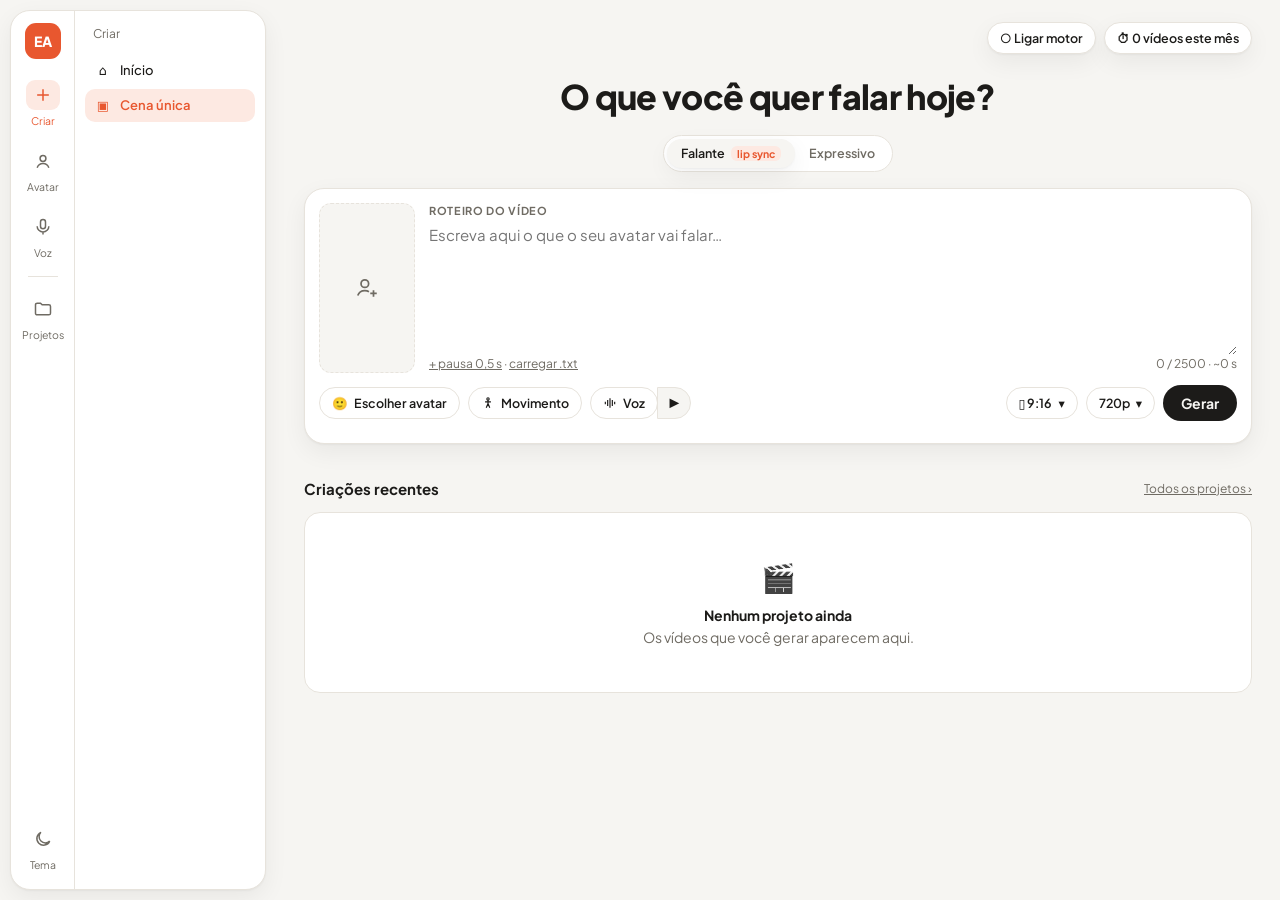
<file: estudio/index.html>
<!doctype html>
<html lang="pt-BR">
<head>
<meta charset="utf-8">
<meta name="viewport" content="width=device-width, initial-scale=1">
<title>Estúdio Avatar</title>
<link rel="preconnect" href="https://fonts.googleapis.com">
<link href="https://fonts.googleapis.com/css2?family=Plus+Jakarta+Sans:wght@400;500;600;700;800&display=swap" rel="stylesheet">
<style>
:root{
  --bg:#f6f5f2; --panel:#ffffff; --ink:#1c1b19; --muted:#6f6b63; --line:#e7e3dc;
  --accent:#e8572f; --accent-ink:#ffffff; --accent-soft:#fde9e2; --ok:#1f8a5b; --warn:#b7791f;
  --rail:#ffffff; --shadow:0 1px 2px rgba(0,0,0,.04),0 8px 24px rgba(0,0,0,.06); --r:16px;
}
@media (prefers-color-scheme: dark){
  :root:not([data-theme="light"]){
    --bg:#141311; --panel:#1d1c1a; --ink:#f2efe9; --muted:#a39e94; --line:#2f2d29;
    --accent:#ff7a52; --accent-ink:#1a0d08; --accent-soft:#3a2219; --rail:#1a1917; --shadow:0 1px 2px rgba(0,0,0,.4),0 8px 24px rgba(0,0,0,.35);
  }
}
:root[data-theme="dark"]{
  --bg:#141311; --panel:#1d1c1a; --ink:#f2efe9; --muted:#a39e94; --line:#2f2d29;
  --accent:#ff7a52; --accent-ink:#1a0d08; --accent-soft:#3a2219; --rail:#1a1917; --shadow:0 1px 2px rgba(0,0,0,.4),0 8px 24px rgba(0,0,0,.35);
}
*{box-sizing:border-box}
html,body{margin:0;height:100%}
body{background:var(--bg);color:var(--ink);font:14px/1.45 "Plus Jakarta Sans",system-ui,sans-serif}
button{font:inherit;color:inherit;cursor:pointer}
button:disabled{cursor:not-allowed;opacity:.5}
input,textarea,select{font:inherit;color:inherit}
.app{display:flex;min-height:100vh}

/* ---- navegação: trilho de ícones + submenu ---- */
.nav{display:flex;position:sticky;top:0;height:100vh;padding:10px;gap:0}
.nav-card{display:flex;background:var(--rail);border:1px solid var(--line);border-radius:20px;box-shadow:var(--shadow);overflow:hidden}
.rail{width:64px;display:flex;flex-direction:column;align-items:center;padding:12px 0;gap:6px;border-right:1px solid var(--line)}
.logo{width:36px;height:36px;border-radius:11px;background:var(--accent);color:var(--accent-ink);display:grid;place-items:center;font-weight:800;margin-bottom:8px}
.rail-btn{width:52px;border:0;background:none;border-radius:12px;padding:7px 0 5px;display:flex;flex-direction:column;align-items:center;gap:3px;font-size:10.5px;color:var(--muted)}
.rail-btn svg{width:20px;height:20px}
.rail-btn.on{color:var(--accent)}
.rail-btn.on .ico{background:var(--accent-soft)}
.rail-btn .ico{width:34px;height:30px;border-radius:9px;display:grid;place-items:center}
.rail-sep{width:30px;height:1px;background:var(--line);margin:4px 0}
.rail-foot{margin-top:auto}
.sub{width:190px;padding:12px 10px;display:flex;flex-direction:column;gap:2px}
.sub.hide{display:none}
.sub-title{display:flex;justify-content:space-between;align-items:center;color:var(--muted);font-size:12px;padding:2px 8px 10px}
.sub-btn{border:0;background:none;text-align:left;padding:7px 10px;border-radius:10px;display:flex;gap:9px;align-items:center;font-size:13px;font-weight:500}
.sub-btn svg{width:16px;height:16px;color:var(--muted)}
.sub-btn.on{background:var(--accent-soft);color:var(--accent);font-weight:600}
.sub-btn.on svg{color:var(--accent)}
.icon-btn{border:0;background:none;padding:4px;border-radius:8px;color:var(--muted);display:grid;place-items:center}
.icon-btn svg{width:16px;height:16px}

/* ---- área principal ---- */
main{flex:1;min-width:0;padding:22px 28px 60px;position:relative}
.topbar{display:flex;justify-content:flex-end;gap:8px;margin-bottom:6px}
.chip.on{color:var(--ok)}
.status.err{color:#c0392b}
.chip{border:1px solid var(--line);background:var(--panel);border-radius:999px;padding:6px 12px;font-size:12.5px;font-weight:600;display:inline-flex;gap:6px;align-items:center;box-shadow:var(--shadow)}
.view{display:none;max-width:980px;margin:0 auto}
.view.on{display:block}
h1.hero{font-size:34px;font-weight:800;letter-spacing:-.02em;text-align:center;margin:18px 0 14px}
h2{font-size:15px;font-weight:700;margin:0}
.muted{color:var(--muted)}
.seg{display:flex;justify-content:center;margin-bottom:16px}
.seg-in{display:inline-flex;background:var(--panel);border:1px solid var(--line);border-radius:999px;padding:3px}
.seg-in button{border:0;background:none;border-radius:999px;padding:5px 14px;font-size:12.5px;font-weight:600;color:var(--muted)}
.seg-in button.on{background:var(--bg);color:var(--ink);box-shadow:var(--shadow)}
.tag{font-size:10.5px;font-weight:700;background:var(--accent-soft);color:var(--accent);border-radius:6px;padding:1px 6px;margin-left:4px}

/* ---- compositor (tela principal de criação) ---- */
.composer{background:var(--panel);border:1.5px solid var(--line);border-radius:20px;box-shadow:var(--shadow);padding:14px;transition:border-color .2s}
.composer:focus-within{border-color:var(--accent)}
.comp-top{display:flex;gap:14px}
.thumb{width:96px;flex:none;aspect-ratio:9/16;max-height:170px;border-radius:12px;border:1.5px dashed var(--line);background:var(--bg);display:grid;place-items:center;color:var(--muted);overflow:hidden;position:relative}
.thumb.land{aspect-ratio:16/9;width:150px;align-self:flex-start}
.thumb:hover{border-color:var(--accent);color:var(--accent)}
.thumb video,.thumb img{width:100%;height:100%;object-fit:cover}
.thumb svg{width:26px;height:26px}
.script-wrap{flex:1;display:flex;flex-direction:column;min-width:0}
.label{font-size:11px;font-weight:700;letter-spacing:.06em;text-transform:uppercase;color:var(--muted);display:flex;align-items:center;gap:6px}
textarea.script{flex:1;min-height:110px;border:0;outline:0;resize:vertical;background:none;padding:6px 0;font-size:15px}
.script-meta{display:flex;justify-content:space-between;align-items:center;font-size:12px;color:var(--muted);gap:8px;flex-wrap:wrap}
.linkish{border:0;background:none;padding:0;color:var(--muted);text-decoration:underline;font-size:12px}
.motion{margin-top:10px;border-top:1px solid var(--line);padding-top:10px;display:none}
.motion.on{display:block}
.motion textarea{width:100%;border:1px solid var(--line);border-radius:12px;background:var(--bg);padding:8px 10px;min-height:60px;resize:vertical;outline:0}
.switch{display:inline-flex;gap:8px;align-items:center;font-size:12.5px;margin-top:6px}
.switch input{accent-color:var(--accent)}
.controls{display:flex;gap:8px;align-items:center;margin-top:12px;flex-wrap:wrap}
.pill{border:1px solid var(--line);background:var(--panel);border-radius:999px;padding:6px 12px;font-size:12.5px;font-weight:600;display:inline-flex;gap:6px;align-items:center;position:relative}
.pill svg{width:14px;height:14px}
.pill.on{border-color:var(--accent);color:var(--accent)}
.pill-play{border-radius:0 999px 999px 0;margin-left:-9px;padding:6px 10px;background:var(--bg)}
.spacer{flex:1}
.btn{border:0;border-radius:999px;padding:8px 18px;font-weight:700;background:var(--ink);color:var(--bg)}
.btn.accent{background:var(--accent);color:var(--accent-ink)}
.btn.ghost{background:none;border:1px solid var(--line);color:var(--ink)}
.btn.sm{padding:6px 12px;font-size:12.5px}
.menu{position:absolute;bottom:calc(100% + 6px);right:0;background:var(--panel);border:1px solid var(--line);border-radius:12px;box-shadow:var(--shadow);padding:5px;min-width:150px;z-index:20;display:none}
.menu.on{display:block}
.menu button{display:flex;width:100%;border:0;background:none;padding:7px 10px;border-radius:8px;gap:8px;align-items:center;font-size:13px;justify-content:space-between}
.menu button:hover,.menu button.sel{background:var(--bg)}
.estimate{font-size:12px;color:var(--muted);margin-top:8px;text-align:right}

/* ---- listas e cartões ---- */
.section-head{display:flex;justify-content:space-between;align-items:center;margin:34px 0 12px}
.grid{display:grid;grid-template-columns:repeat(auto-fill,minmax(200px,1fr));gap:14px}
.empty{background:var(--panel);border:1px solid var(--line);border-radius:var(--r);padding:44px 20px;text-align:center;color:var(--muted)}
.empty b{display:block;color:var(--ink);margin:8px 0 2px}
.card{background:var(--panel);border:1px solid var(--line);border-radius:var(--r);overflow:hidden;box-shadow:var(--shadow);position:relative}
.card .media{aspect-ratio:16/10;background:var(--bg);display:grid;place-items:center;color:var(--muted);overflow:hidden}
.card .media video,.card .media img{width:100%;height:100%;object-fit:cover}
.card .body{padding:10px 12px}
.card .title{font-weight:700;font-size:13.5px;white-space:nowrap;overflow:hidden;text-overflow:ellipsis}
.card .sub2{font-size:12px;color:var(--muted)}
.card .more{position:absolute;top:8px;right:8px;background:var(--panel);border:1px solid var(--line);border-radius:8px;padding:2px 7px}
.card .menu{top:36px;bottom:auto}
.status{display:inline-flex;align-items:center;gap:5px;font-size:11.5px;font-weight:700;border-radius:999px;padding:2px 8px;background:var(--bg)}
.status.ready{color:var(--ok)}
.status.proc{color:var(--warn)}
.bar{height:4px;background:var(--line);border-radius:4px;overflow:hidden;margin-top:6px}
.bar i{display:block;height:100%;background:var(--accent);width:0;transition:width .4s}

/* ---- início: checklist ---- */
.check-wrap{background:var(--panel);border:1px solid var(--line);border-radius:20px;padding:14px;box-shadow:var(--shadow)}
.check-head{font-size:13px;font-weight:600;margin:0 0 10px 4px;display:flex;gap:8px;align-items:center}
.steps{display:grid;grid-template-columns:repeat(4,1fr);gap:10px}
.step{border:1px solid var(--line);border-radius:14px;padding:12px;display:flex;flex-direction:column;gap:6px;min-height:150px;background:var(--bg)}
.step.cur{border-color:var(--accent);background:var(--panel)}
.step.done{opacity:.75}
.step .k{font-size:10.5px;font-weight:700;color:var(--muted);letter-spacing:.05em;display:flex;justify-content:space-between}
.step .t{font-weight:700}
.step .d{font-size:12px;color:var(--muted);flex:1}
.step .lock{font-size:11.5px;color:var(--muted)}
.ideas{display:grid;grid-template-columns:repeat(3,1fr);gap:14px}
.idea{border-radius:var(--r);padding:16px;min-height:130px;display:flex;flex-direction:column;justify-content:space-between;color:#fff;border:0;text-align:left}
.idea b{font-size:19px;line-height:1.15;font-weight:800}
.idea span{align-self:flex-start;background:rgba(255,255,255,.22);border-radius:999px;padding:4px 10px;font-size:12px;font-weight:600}

/* ---- modais ---- */
.backdrop{position:fixed;inset:0;background:rgba(10,10,10,.45);display:none;align-items:center;justify-content:center;z-index:50;padding:16px}
.backdrop.on{display:flex}
.modal{background:var(--panel);border-radius:20px;width:min(720px,100%);max-height:90vh;overflow:auto;padding:18px 20px;box-shadow:0 20px 60px rgba(0,0,0,.3)}
.modal-head{display:flex;justify-content:space-between;align-items:center;margin-bottom:10px}
.tabs{display:flex;gap:16px;border-bottom:1px solid var(--line);margin-bottom:14px}
.tabs button{border:0;background:none;padding:8px 2px;font-weight:600;color:var(--muted);border-bottom:2px solid transparent}
.tabs button.on{color:var(--ink);border-color:var(--accent)}
.choice{display:grid;grid-template-columns:1fr 1fr;gap:12px}
.choice button{border:1px solid var(--line);background:var(--bg);border-radius:16px;padding:16px;text-align:left}
.choice button:hover{border-color:var(--accent)}
.choice .art{height:110px;border-radius:12px;margin-bottom:10px;display:grid;place-items:center;font-size:40px}
.pick-grid{display:grid;grid-template-columns:repeat(auto-fill,minmax(120px,1fr));gap:10px}
.pick{border:1.5px solid var(--line);border-radius:14px;background:var(--bg);padding:0;overflow:hidden;text-align:left}
.pick.sel{border-color:var(--accent)}
.pick .ph{aspect-ratio:3/4;display:grid;place-items:center;font-size:28px;font-weight:800;color:#fff;overflow:hidden}
.pick .ph video{width:100%;height:100%;object-fit:cover}
.pick .nm{padding:6px 8px;font-size:12.5px;font-weight:600}
.voice-row{display:flex;align-items:center;gap:10px;border:1px solid var(--line);border-radius:12px;padding:8px 10px;margin-bottom:8px;background:var(--bg)}
.voice-row.sel{border-color:var(--accent)}
.voice-row .nm{flex:1}
.voice-row .nm small{display:block;color:var(--muted)}
.rec-stage{background:#000;border-radius:14px;aspect-ratio:16/9;overflow:hidden;position:relative;display:grid;place-items:center;color:#fff}
.rec-stage video{width:100%;height:100%;object-fit:cover}
.rec-dot{position:absolute;top:10px;left:10px;background:rgba(0,0,0,.55);border-radius:999px;padding:3px 10px;font-size:12px;display:none}
.rec-dot.on{display:block}
.rec-dot::before{content:"";display:inline-block;width:8px;height:8px;border-radius:50%;background:#ff3b30;margin-right:6px}
.tips{display:grid;grid-template-columns:repeat(3,1fr);gap:8px;margin:12px 0}
.tips div{background:var(--bg);border-radius:10px;padding:8px 10px;font-size:12px}
.field{display:flex;flex-direction:column;gap:4px;margin:10px 0}
.field input,.field select{border:1px solid var(--line);border-radius:10px;background:var(--bg);padding:8px 10px;outline:0}
.read-box{background:var(--bg);border-radius:12px;padding:12px;font-size:15px;line-height:1.6}
.row{display:flex;gap:8px;align-items:center;flex-wrap:wrap}
.toast{position:fixed;bottom:20px;left:50%;transform:translateX(-50%);background:var(--ink);color:var(--bg);padding:10px 16px;border-radius:12px;font-weight:600;font-size:13px;opacity:0;transition:.25s;pointer-events:none;z-index:80;max-width:90vw}
.toast.on{opacity:1}
.player{width:100%;border-radius:14px;background:#000;aspect-ratio:16/9;display:grid;place-items:center;color:#fff;overflow:hidden}
.player video{width:100%;height:100%;object-fit:contain}
.note{font-size:12px;color:var(--muted);background:var(--bg);border-radius:10px;padding:8px 10px;margin-top:10px}

/* ---- voz (texto para fala / vozes / trocador) ---- */
.tts{display:grid;grid-template-columns:1fr 290px;gap:14px}
.tts-main{background:var(--panel);border:1px solid var(--line);border-radius:20px;box-shadow:var(--shadow);display:flex;flex-direction:column;min-height:340px}
.tts-main textarea{flex:1;border:0;outline:0;resize:none;background:none;padding:18px;font-size:16px;line-height:1.6}
.tts-foot{display:flex;justify-content:space-between;align-items:center;gap:8px;padding:10px 14px;border-top:1px solid var(--line);flex-wrap:wrap}
.tts-side{background:var(--panel);border:1px solid var(--line);border-radius:20px;padding:14px;box-shadow:var(--shadow)}
.voice-sel{width:100%;display:flex;gap:10px;align-items:center;border:1px solid var(--line);background:var(--bg);border-radius:12px;padding:8px 10px;margin-top:6px;text-align:left}
.voice-sel span:nth-child(2){flex:1;font-weight:600;white-space:nowrap;overflow:hidden;text-overflow:ellipsis}
.vs-av{width:28px;height:28px;border-radius:50%;display:grid;place-items:center;color:#fff;font-weight:800;font-size:12px;background:var(--muted);flex:none}
.sel,.search{border:1px solid var(--line);border-radius:10px;background:var(--bg);padding:8px 10px;outline:0;width:100%;margin-top:6px}
.search{flex:1;margin:0;min-width:180px}
.sliders{margin:12px 0 4px}
.sl{margin-bottom:12px}
.sl-top{display:flex;justify-content:space-between;font-size:12.5px;font-weight:600}
.sl input{width:100%;accent-color:var(--accent)}
.sl-ends{display:flex;justify-content:space-between;font-size:11px;color:var(--muted);margin-top:-2px}
.hist{display:flex;gap:10px;align-items:center;background:var(--panel);border:1px solid var(--line);border-radius:12px;padding:10px 12px;margin-bottom:8px}
.hist .tx{flex:1;min-width:0}
.hist .tx div{white-space:nowrap;overflow:hidden;text-overflow:ellipsis}
.hist .tx small{color:var(--muted)}
.drop{border:1.5px dashed var(--line);border-radius:16px;padding:28px;text-align:center;display:flex;flex-direction:column;gap:4px;align-items:center;cursor:pointer;background:var(--bg)}
.drop:hover,.drop.over{border-color:var(--accent)}
.samples .hist{background:var(--bg)}
.meter{height:6px;background:var(--line);border-radius:6px;overflow:hidden;margin:6px 0 2px}
.meter i{display:block;height:100%;background:var(--ok)}
.labels{display:grid;grid-template-columns:repeat(3,1fr);gap:8px}
.labels .field{margin:4px 0}
.design-opts{display:grid;grid-template-columns:repeat(3,1fr);gap:8px;margin-top:10px}
.design-opts button{border:1.5px solid var(--line);background:var(--bg);border-radius:12px;padding:12px;text-align:left}
.design-opts button.sel{border-color:var(--accent)}
.vtag{display:inline-block;font-size:10.5px;font-weight:700;border-radius:6px;padding:1px 6px;background:var(--bg);color:var(--muted);margin-right:4px;border:1px solid var(--line)}
@media (max-width:820px){
  .tts{grid-template-columns:1fr}
  .labels,.design-opts{grid-template-columns:1fr}
  .sub{display:none}
  main{padding:16px}
  .steps{grid-template-columns:1fr 1fr}
  .ideas{grid-template-columns:1fr 1fr}
  .tips{grid-template-columns:1fr}
  h1.hero{font-size:26px}
}
@media (max-width:560px){
  .app{flex-direction:column}
  .nav{position:fixed;bottom:0;top:auto;left:0;right:0;height:auto;padding:8px 16px;z-index:40}
  .nav-card{width:100%}
  .rail{flex-direction:row;width:100%;justify-content:space-around;padding:4px;border:0}
  .logo,.rail-sep,.rail-foot{display:none}
  main{padding:12px 16px 100px}
  .comp-top{flex-direction:column}
  .thumb{width:80px}
  .steps,.ideas,.choice{grid-template-columns:1fr}
}
</style>
</head>
<body>
<div class="app">
  <nav class="nav">
    <div class="nav-card">
      <div class="rail" id="rail">
        <div class="logo">EA</div>
        <button class="rail-btn on" data-sec="criar"><span class="ico"><svg viewBox="0 0 24 24" fill="none" stroke="currentColor" stroke-width="1.8"><path d="M12 5v14M5 12h14"/></svg></span>Criar</button>
        <button class="rail-btn" data-sec="avatar"><span class="ico"><svg viewBox="0 0 24 24" fill="none" stroke="currentColor" stroke-width="1.8"><circle cx="12" cy="9" r="3.5"/><path d="M5 20c1.2-3.5 4-5 7-5s5.8 1.5 7 5"/></svg></span>Avatar</button>
        <button class="rail-btn" data-sec="voz"><span class="ico"><svg viewBox="0 0 24 24" fill="none" stroke="currentColor" stroke-width="1.8"><rect x="9" y="3" width="6" height="11" rx="3"/><path d="M5 11a7 7 0 0 0 14 0M12 18v3"/></svg></span>Voz</button>
        <div class="rail-sep"></div>
        <button class="rail-btn" data-sec="projetos"><span class="ico"><svg viewBox="0 0 24 24" fill="none" stroke="currentColor" stroke-width="1.8"><path d="M3 7a2 2 0 0 1 2-2h4l2 2h8a2 2 0 0 1 2 2v8a2 2 0 0 1-2 2H5a2 2 0 0 1-2-2z"/></svg></span>Projetos</button>
        <div class="rail-foot"><button class="rail-btn" id="themeBtn" title="Tema"><span class="ico"><svg viewBox="0 0 24 24" fill="none" stroke="currentColor" stroke-width="1.8"><path d="M20 14.5A8 8 0 1 1 9.5 4a6.5 6.5 0 0 0 10.5 10.5z"/></svg></span>Tema</button></div>
      </div>
      <div class="sub" id="sub"></div>
    </div>
  </nav>

  <main>
    <div class="topbar"><button class="chip" id="motorChip">○ Ligar motor</button><span class="chip" id="creditChip">⏱ 0 vídeos este mês</span></div>

    <!-- INÍCIO -->
    <section class="view" id="v-inicio">
      <h1 class="hero">Olá! Vamos gravar seu próximo post?</h1>
      <div class="check-wrap">
        <div class="check-head">✓ Configure seu estúdio — <span id="stepCount">0/4</span></div>
        <div class="steps" id="steps"></div>
      </div>
      <div class="section-head"><h2>Ideias de post</h2><span class="muted" style="font-size:12px">Clique para começar com um roteiro-base</span></div>
      <div class="ideas" id="ideas"></div>
    </section>

    <!-- CENA ÚNICA (criação) -->
    <section class="view on" id="v-cena">
      <h1 class="hero">O que você quer falar hoje?</h1>
      <div class="seg"><div class="seg-in"><button class="on" data-mode="falante">Falante <span class="tag">lip sync</span></button><button data-mode="expressivo">Expressivo</button></div></div>

      <div class="composer">
        <div class="comp-top">
          <button class="thumb" id="thumb" title="Escolher avatar"><svg viewBox="0 0 24 24" fill="none" stroke="currentColor" stroke-width="1.6"><circle cx="10" cy="8" r="3.5"/><path d="M3.5 19c1-3.2 3.6-4.6 6.5-4.6 1.4 0 2.7.3 3.8 1M18 14v6M15 17h6"/></svg></button>
          <div class="script-wrap">
            <div class="label">Roteiro do vídeo</div>
            <textarea class="script" id="script" maxlength="2500" placeholder="Escreva aqui o que o seu avatar vai falar…"></textarea>
            <div class="script-meta">
              <span><button class="linkish" id="pauseBtn" title="Inserir pausa no cursor">+ pausa 0,5 s</button> · <button class="linkish" id="loadTxt">carregar .txt</button><input type="file" id="txtFile" accept=".txt" hidden></span>
              <span id="counter">0 / 2500 · ~0 s</span>
            </div>
          </div>
        </div>
        <div class="motion" id="motionBox">
          <div class="label">Direção de movimento <span class="tag">beta</span></div>
          <textarea id="motionText" placeholder="ex.: sorrir no começo, olhar para a câmera, acenar no final…"></textarea>
          <label class="switch"><input type="checkbox" id="expressive" checked> Mais expressivo</label>
        </div>
        <div class="controls">
          <button class="pill" id="avatarPill">🙂 <span id="avatarName">Escolher avatar</span></button>
          <button class="pill" id="motionPill"><svg viewBox="0 0 24 24" fill="none" stroke="currentColor" stroke-width="2"><circle cx="12" cy="5" r="2"/><path d="M12 7v6l-3 7M12 13l3 7M7 10h10"/></svg>Movimento</button>
          <button class="pill" id="voicePill"><svg viewBox="0 0 24 24" fill="none" stroke="currentColor" stroke-width="2"><path d="M4 10v4M8 7v10M12 4v16M16 7v10M20 10v4"/></svg><span id="voiceName">Voz</span></button>
          <button class="pill pill-play" id="playBtn" title="Ouvir roteiro">▶</button>
          <span class="spacer"></span>
          <span style="position:relative"><button class="pill" id="fmtPill"><span id="fmtLabel">▯ 9:16</span> ▾</button>
            <div class="menu" id="fmtMenu">
              <button data-fmt="9:16">▯ Vertical <small class="muted">9:16</small></button>
              <button data-fmt="4:5">▭ Feed <small class="muted">4:5</small></button>
              <button data-fmt="1:1">◻ Quadrado <small class="muted">1:1</small></button>
              <button data-fmt="16:9">▭ Horizontal <small class="muted">16:9</small></button>
            </div></span>
          <span style="position:relative"><button class="pill" id="resPill"><span id="resLabel">720p</span> ▾</button>
            <div class="menu" id="resMenu"><button data-res="720p">720p</button><button data-res="1080p">1080p</button></div></span>
          <button class="btn" id="genBtn">Gerar</button>
        </div>
        <div class="estimate" id="estimate"></div>
      </div>

      <div class="section-head"><h2>Criações recentes</h2><button class="linkish" data-go="projetos">Todos os projetos ›</button></div>
      <div id="recent"></div>
    </section>

    <!-- AVATARES -->
    <section class="view" id="v-avatares">
      <div class="section-head" style="margin-top:8px"><h2 style="font-size:22px">Meus avatares</h2><div class="row"><button class="btn ghost sm" data-go="vozes">Vozes ›</button><button class="btn accent sm" id="newAvatarBtn">+ Novo avatar</button></div></div>
      <div id="avatarList"></div>
    </section>

    <!-- VOZ: TEXTO PARA FALA -->
    <section class="view" id="v-tts">
      <div class="section-head" style="margin-top:8px"><h2 style="font-size:22px">Texto para fala</h2><span class="muted" style="font-size:12px" id="ttsCredits"></span></div>
      <div class="tts">
        <div class="tts-main">
          <textarea id="ttsText" maxlength="5000" placeholder="Digite ou cole o texto que você quer transformar em fala…"></textarea>
          <div class="tts-foot">
            <span class="muted" style="font-size:12px" id="ttsCount">0 / 5000 caracteres</span>
            <span class="row"><button class="linkish" id="ttsPause">+ pausa</button><button class="btn ghost sm" id="ttsToStudio" title="Levar o texto para o roteiro do vídeo">Usar no vídeo</button><button class="btn accent sm" id="ttsGen">Gerar fala</button></span>
          </div>
        </div>
        <aside class="tts-side">
          <div class="label">Voz</div>
          <button class="voice-sel" id="ttsVoiceBtn"><span class="vs-av" id="ttsVoiceAv">?</span><span id="ttsVoiceName">Escolher voz</span><span class="muted">▾</span></button>
          <div class="label" style="margin-top:14px">Modelo</div>
          <select id="ttsModel" class="sel"><option value="padrao">Multilíngue — mais natural</option><option value="rapido">Rápido — baixa latência</option></select>
          <div class="sliders" id="ttsSliders"></div>
          <label class="switch"><input type="checkbox" id="setBoost" checked> Reforço de semelhança</label>
          <div class="row" style="margin-top:12px"><button class="linkish" id="ttsReset">Restaurar padrão</button><button class="linkish" id="ttsSaveDefault">Salvar como padrão da voz</button></div>
          <div class="note">A prévia no navegador aplica velocidade e tom. Estabilidade, semelhança e estilo vão para o motor de voz quando ele for conectado.</div>
        </aside>
      </div>
      <div class="section-head"><h2>Histórico</h2><button class="linkish" id="ttsClear">Limpar histórico</button></div>
      <div id="ttsHistory"></div>
    </section>

    <!-- VOZ: MINHAS VOZES -->
    <section class="view" id="v-vozes">
      <div class="section-head" style="margin-top:8px"><h2 style="font-size:22px">Vozes</h2><button class="btn accent sm" id="newVoiceBtn">+ Adicionar voz</button></div>
      <div class="tabs"><button class="on" data-vltab="minhas">Minhas vozes</button><button data-vltab="explorar">Explorar (navegador)</button></div>
      <div class="row" style="margin-bottom:12px"><input class="search" id="voiceSearch" placeholder="Buscar por nome ou rótulo…"><select class="sel" id="voiceFilter" style="width:auto"><option value="">Todos os tipos</option><option value="clone">Clones</option><option value="design">Criadas por descrição</option></select></div>
      <div id="voiceList"></div>
    </section>

    <!-- VOZ: TROCADOR DE VOZ -->
    <section class="view" id="v-trocador">
      <div class="section-head" style="margin-top:8px"><h2 style="font-size:22px">Trocador de voz</h2></div>
      <p class="muted" style="margin-top:-6px">Grave ou envie um áudio falando do seu jeito; a fala é convertida para a voz escolhida mantendo o ritmo e a emoção.</p>
      <div class="tts">
        <div class="tts-main" style="padding:16px">
          <div class="drop" id="vcDrop"><div style="font-size:26px">🎙️</div><b>Clique para enviar um áudio</b><span class="muted" style="font-size:12px">ou arraste aqui · até 5 min</span><input type="file" id="vcFile" accept="audio/*" hidden></div>
          <div class="row" style="justify-content:center;margin:10px 0"><span class="muted">ou</span><button class="btn ghost sm" id="vcRec">● Gravar agora</button><span class="muted" id="vcInfo" style="font-size:12px"></span></div>
          <div id="vcPrev"></div>
          <div class="tts-foot"><label class="switch" style="margin:0"><input type="checkbox" id="vcNoise" checked> Remover ruído de fundo</label><button class="btn accent sm" id="vcGen" disabled>Converter</button></div>
        </div>
        <aside class="tts-side">
          <div class="label">Voz de destino</div>
          <button class="voice-sel" id="vcVoiceBtn"><span class="vs-av" id="vcVoiceAv">?</span><span id="vcVoiceName">Escolher voz</span><span class="muted">▾</span></button>
          <div class="note">O áudio original não é alterado. A conversão acontece no motor de voz (próxima etapa).</div>
        </aside>
      </div>
      <div class="section-head"><h2>Conversões</h2></div>
      <div id="vcHistory"></div>
    </section>

    <!-- PROJETOS -->
    <section class="view" id="v-projetos">
      <div class="section-head" style="margin-top:8px"><h2 style="font-size:22px">Projetos</h2><button class="btn sm" data-go="cena">+ Criar vídeo</button></div>
      <div id="projectList"></div>
    </section>
  </main>
</div>

<!-- Modal: escolher avatar -->
<div class="backdrop" id="mAvatar"><div class="modal">
  <div class="modal-head"><h2 style="font-size:17px">Escolher avatar</h2><button class="icon-btn" data-close>✕</button></div>
  <div class="tabs"><button class="on" data-atab="meus">Meus avatares</button><button data-atab="modelo">Modelos de exemplo</button></div>
  <div id="avatarPickBody"></div>
</div></div>

<!-- Modal: criar avatar (gêmeo digital) -->
<div class="backdrop" id="mClone"><div class="modal">
  <div class="modal-head"><h2 style="font-size:17px" id="cloneTitle">Criar seu avatar</h2><button class="icon-btn" data-close>✕</button></div>
  <div id="cloneBody"></div>
</div></div>

<!-- Modal: escolher voz -->
<div class="backdrop" id="mVoice"><div class="modal">
  <div class="modal-head"><h2 style="font-size:17px">Escolher voz</h2><button class="icon-btn" data-close>✕</button></div>
  <div class="tabs"><button class="on" data-vtab="minhas">Minhas vozes</button><button data-vtab="sistema">Vozes do navegador (pt-BR)</button></div>
  <div id="voicePickBody"></div>
  <div class="row" style="margin-top:10px"><label class="field" style="margin:0;flex:1">Velocidade <input type="range" id="rate" min="0.7" max="1.3" step="0.05" value="1"></label><button class="btn accent sm" id="voiceCloneFromPicker">+ Clonar minha voz</button></div>
</div></div>

<!-- Modal: adicionar voz -->
<div class="backdrop" id="mVoiceClone"><div class="modal">
  <div class="modal-head"><h2 style="font-size:17px" id="vcTitle">Adicionar voz</h2><button class="icon-btn" data-close>✕</button></div>
  <div id="voiceCloneBody"></div>
</div></div>

<!-- Modal: motor -->
<div class="backdrop" id="mMotor"><div class="modal">
  <div class="modal-head"><h2 style="font-size:17px">Motor de geração (GitHub)</h2><button class="icon-btn" data-close>✕</button></div>
  <div id="motorBody"></div>
</div></div>

<!-- Modal: ver projeto -->
<div class="backdrop" id="mProject"><div class="modal">
  <div class="modal-head"><h2 style="font-size:17px" id="projTitle">Projeto</h2><button class="icon-btn" data-close>✕</button></div>
  <div id="projBody"></div>
</div></div>

<div class="toast" id="toast"></div>

<script>
/* ============ armazenamento local (metadados em localStorage, mídia em IndexedDB) ============ */
const LS_KEY = 'estudio-avatar-v1';
const load = () => { try { return JSON.parse(localStorage.getItem(LS_KEY)) || null } catch { return null } };
const state = Object.assign({
  avatars: [], voices: [], projects: [],
  draft: { script: '', avatarId: null, voice: null, fmt: '9:16', res: '720p', mode: 'falante', motion: '', expressive: true, rate: 1 },
  section: 'criar', page: 'cena'
}, load() || {});
const save = () => { try { localStorage.setItem(LS_KEY, JSON.stringify(state)) } catch {} };

const db = (() => {
  let p;
  const open = () => p ||= new Promise((res, rej) => {
    const r = indexedDB.open('estudio-avatar-media', 1);
    r.onupgradeneeded = () => r.result.createObjectStore('blobs');
    r.onsuccess = () => res(r.result); r.onerror = () => rej(r.error);
  });
  const tx = async (mode, fn) => { const d = await open(); return new Promise((res, rej) => { const t = d.transaction('blobs', mode); const q = fn(t.objectStore('blobs')); t.oncomplete = () => res(q && q.result); t.onerror = () => rej(t.error); }); };
  return { put: (k, v) => tx('readwrite', s => s.put(v, k)).catch(() => null), get: k => tx('readonly', s => s.get(k)).catch(() => null), del: k => tx('readwrite', s => s.delete(k)).catch(() => null) };
})();
const urlCache = {};
async function blobUrl(key) { if (!key) return null; if (urlCache[key]) return urlCache[key]; const b = await db.get(key); return b ? (urlCache[key] = URL.createObjectURL(b)) : null; }

/* ============ utilidades ============ */
const $ = s => document.querySelector(s);
const $$ = s => [...document.querySelectorAll(s)];
const uid = () => Math.random().toString(36).slice(2, 10);
const esc = s => String(s ?? '').replace(/[&<>"']/g, c => ({ '&': '&amp;', '<': '&lt;', '>': '&gt;', '"': '&quot;', "'": '&#39;' }[c]));
function toast(msg) { const t = $('#toast'); t.textContent = msg; t.classList.add('on'); clearTimeout(t._h); t._h = setTimeout(() => t.classList.remove('on'), 2600); }
const words = s => (s.replace(/\[pausa [\d,\.]+s\]/g, ' ').trim().match(/\S+/g) || []).length;
const pauses = s => [...s.matchAll(/\[pausa ([\d,\.]+)s\]/g)].reduce((a, m) => a + parseFloat(m[1].replace(',', '.')), 0);
const estSeconds = s => Math.round(words(s) / 2.5 + pauses(s)); // ~150 palavras/min em pt-BR
const fmtTime = s => s < 60 ? `${s} s` : `${Math.floor(s / 60)} min ${String(s % 60).padStart(2, '0')} s`;
const gradients = ['linear-gradient(135deg,#e8572f,#f2a65a)', 'linear-gradient(135deg,#2f6fe8,#5ac8f2)', 'linear-gradient(135deg,#7b3fe4,#e45fb0)', 'linear-gradient(135deg,#1f8a5b,#8fd18b)', 'linear-gradient(135deg,#3a3a3a,#8a8a8a)', 'linear-gradient(135deg,#b7791f,#f6d365)'];
const openModal = id => $(id).classList.add('on');
const closeModal = el => { el.classList.remove('on'); stopStreams(); };
$$('.backdrop').forEach(b => b.addEventListener('click', e => { if (e.target === b || e.target.closest('[data-close]')) closeModal(b); }));
document.addEventListener('keydown', e => { if (e.key === 'Escape') { $$('.backdrop.on').forEach(closeModal); $$('.menu.on').forEach(m => m.classList.remove('on')); } });

/* ============ tema ============ */
(() => { try { const t = localStorage.getItem('ea-theme'); if (t) document.documentElement.dataset.theme = t } catch {} })();
$('#themeBtn').onclick = () => {
  const dark = matchMedia('(prefers-color-scheme: dark)').matches;
  const cur = document.documentElement.dataset.theme || (dark ? 'dark' : 'light');
  const next = cur === 'dark' ? 'light' : 'dark';
  document.documentElement.dataset.theme = next; try { localStorage.setItem('ea-theme', next) } catch {}
};

/* ============ navegação ============ */
const SECTIONS = {
  criar: { title: 'Criar', items: [['inicio', 'Início', '⌂'], ['cena', 'Cena única', '▣']] },
  avatar: { title: 'Gerenciar avatar', items: [['avatares', 'Avatares', '☺']] },
  voz: { title: 'Voz', items: [['tts', 'Texto para fala', '✎'], ['vozes', 'Minhas vozes', '♫'], ['trocador', 'Trocador de voz', '⇄']] },
  projetos: { title: 'Projetos', items: [['projetos', 'Todos os projetos', '▤']] }
};
function go(page) {
  const sec = Object.keys(SECTIONS).find(k => SECTIONS[k].items.some(i => i[0] === page)) || 'criar';
  state.section = sec; state.page = page; save(); renderNav();
  $$('.view').forEach(v => v.classList.toggle('on', v.id === 'v-' + page));
  if (page === 'avatares') renderAvatarList();
  if (page === 'vozes') renderVoiceList();
  if (page === 'projetos') renderProjects();
  if (page === 'tts') renderTts();
  if (page === 'trocador') renderVc();
  if (page === 'inicio') renderHome();
  if (page === 'cena') renderRecent();
  window.scrollTo(0, 0);
}
function renderNav() {
  $$('#rail .rail-btn[data-sec]').forEach(b => b.classList.toggle('on', b.dataset.sec === state.section));
  const s = SECTIONS[state.section];
  $('#sub').innerHTML = `<div class="sub-title">${s.title}</div>` + s.items.map(([id, label, ic]) =>
    `<button class="sub-btn ${state.page === id ? 'on' : ''}" data-go="${id}"><span style="width:16px;text-align:center">${ic}</span>${label}</button>`).join('');
}
$('#rail').addEventListener('click', e => { const b = e.target.closest('[data-sec]'); if (b) go(b.dataset.sec === 'criar' ? 'cena' : SECTIONS[b.dataset.sec].items[0][0]); });
document.addEventListener('click', e => { const g = e.target.closest('[data-go]'); if (g) go(g.dataset.go); });

/* ============ INÍCIO ============ */
const IDEAS = [
  ['Bastidores do dia', 'Hoje eu quero te mostrar um pouco dos bastidores do meu trabalho. [pausa 0,5s] Começa assim: '],
  ['Dica rápida', 'Uma dica rápida que pouca gente usa: [pausa 0,5s] '],
  ['Novidade / lançamento', 'Tenho uma novidade para te contar, e eu estou muito animado com isso. [pausa 0,5s] '],
  ['Responder comentário', 'Recebi essa pergunta nos comentários e achei que valia um vídeo. [pausa 0,5s] '],
  ['Mito ou verdade', 'Mito ou verdade? [pausa 1s] Vamos esclarecer isso de uma vez: '],
  ['Chamada para ação', 'Se esse conteúdo te ajudou, salva esse post e manda para alguém que precisa ver. ']
];
function renderHome() {
  const hasAvatar = state.avatars.length > 0, hasVoice = state.voices.length > 0;
  const hasVideo = state.projects.some(p => state.avatars.some(a => a.id === p.avatarId));
  const steps = [
    ['Criar seu avatar', 'Grave 15 segundos olhando para a câmera. É isso que o lip sync usa para animar você.', hasAvatar, true, 'Gravar agora', () => openClone()],
    ['Clonar sua voz', 'Leia em voz alta por cerca de 1 minuto. Sua voz clonada vai narrar os roteiros.', hasVoice, true, 'Gravar voz', () => openVoiceClone(null, 'ivc')],
    ['Revisar o roteiro', 'Use “ouvir roteiro” para conferir ritmo e pausas antes de gerar.', hasVideo, hasAvatar && hasVoice, 'Abrir estúdio', () => go('cena')],
    ['Gerar seu primeiro post', 'Escolha o formato (9:16, 4:5, 1:1) e gere o vídeo.', hasVideo, hasAvatar && hasVoice, 'Criar vídeo', () => go('cena')]
  ];
  const done = steps.filter(s => s[2]).length; $('#stepCount').textContent = `${done}/4`;
  const cur = steps.findIndex(s => !s[2]);
  $('#steps').innerHTML = steps.map((s, i) => `<div class="step ${s[2] ? 'done' : ''} ${i === cur ? 'cur' : ''}">
    <div class="k"><span>${s[2] ? '✓' : '○'}</span><span>ETAPA ${i + 1}</span></div>
    <div class="t">${s[0]}</div><div class="d">${s[1]}</div>
    ${s[2] ? '<div class="lock">Concluída</div>' : s[3] ? `<button class="btn ghost sm" data-step="${i}">${s[4]}</button>` : `<div class="lock">Libera após as etapas 1 e 2</div>`}
  </div>`).join('');
  $$('[data-step]').forEach(b => b.onclick = () => steps[+b.dataset.step][5]());
  $('#ideas').innerHTML = IDEAS.map((x, i) => `<button class="idea" data-idea="${i}" style="background:${gradients[i % gradients.length]}"><b>${x[0]}</b><span>Começar ›</span></button>`).join('');
  $$('[data-idea]').forEach(b => b.onclick = () => { state.draft.script = IDEAS[+b.dataset.idea][1]; save(); go('cena'); syncComposer(); const t = $('#script'); t.focus(); t.setSelectionRange(t.value.length, t.value.length); });
}

/* ============ COMPOSITOR ============ */
const D = state.draft;
const getAvatar = id => state.avatars.find(a => a.id === id) || SAMPLE_AVATARS.find(a => a.id === id);
const SAMPLE_AVATARS = [
  { id: 's-ana', name: 'Ana (exemplo)', sample: true, g: 0 },
  { id: 's-leo', name: 'Léo (exemplo)', sample: true, g: 1 },
  { id: 's-bia', name: 'Bia (exemplo)', sample: true, g: 2 }
];
async function syncComposer() {
  $('#script').value = D.script;
  updateCounter();
  const av = getAvatar(D.avatarId);
  $('#avatarName').textContent = av ? av.name : 'Escolher avatar';
  $('#avatarPill').classList.toggle('on', !!av);
  const th = $('#thumb'); th.classList.toggle('land', D.fmt === '16:9');
  if (av && !av.sample) { const u = await blobUrl(av.videoKey); th.innerHTML = !u ? '☺' : av.photoKey ? `<img src="${u}">` : `<video src="${u}" muted loop autoplay playsinline></video>`; }
  else if (av) th.innerHTML = `<div style="width:100%;height:100%;display:grid;place-items:center;background:${gradients[av.g]};color:#fff;font-size:28px;font-weight:800">${av.name[0]}</div>`;
  else th.innerHTML = `<svg viewBox="0 0 24 24" fill="none" stroke="currentColor" stroke-width="1.6"><circle cx="10" cy="8" r="3.5"/><path d="M3.5 19c1-3.2 3.6-4.6 6.5-4.6 1.4 0 2.7.3 3.8 1M18 14v6M15 17h6"/></svg>`;
  $('#voiceName').textContent = D.voice ? voiceLabel(D.voice) : 'Voz';
  $('#voicePill').classList.toggle('on', !!D.voice);
  $('#fmtLabel').textContent = ({ '9:16': '▯ 9:16', '4:5': '▭ 4:5', '1:1': '◻ 1:1', '16:9': '▭ 16:9' })[D.fmt];
  $('#resLabel').textContent = D.res;
  $$('#fmtMenu button').forEach(b => b.classList.toggle('sel', b.dataset.fmt === D.fmt));
  $$('#resMenu button').forEach(b => b.classList.toggle('sel', b.dataset.res === D.res));
  $$('.seg-in button').forEach(b => b.classList.toggle('on', b.dataset.mode === D.mode));
  $('#motionText').value = D.motion; $('#expressive').checked = D.expressive;
  $('#motionBox').classList.toggle('on', D.mode === 'expressivo' || !!D.motion);
  $('#motionPill').classList.toggle('on', $('#motionBox').classList.contains('on'));
}
function updateCounter() {
  const s = $('#script').value, secs = estSeconds(s);
  $('#counter').textContent = `${s.length} / 2500 · ~${fmtTime(secs)}`;
  $('#estimate').textContent = s.trim() ? `Duração estimada ${fmtTime(secs)} · ${D.fmt} · ${D.res}` : '';
}
$('#script').addEventListener('input', e => { D.script = e.target.value; updateCounter(); save(); });
$('#pauseBtn').onclick = () => {
  const t = $('#script'), a = t.selectionStart, b = t.selectionEnd, ins = ' [pausa 0,5s] ';
  t.value = t.value.slice(0, a) + ins + t.value.slice(b); t.focus(); t.setSelectionRange(a + ins.length, a + ins.length);
  D.script = t.value; updateCounter(); save();
};
$('#loadTxt').onclick = () => $('#txtFile').click();
$('#txtFile').onchange = async e => { const f = e.target.files[0]; if (!f) return; D.script = (await f.text()).slice(0, 2500); save(); syncComposer(); e.target.value = ''; };
$$('.seg-in button').forEach(b => b.onclick = () => { D.mode = b.dataset.mode; save(); syncComposer(); });
$('#motionPill').onclick = () => { $('#motionBox').classList.toggle('on'); $('#motionPill').classList.toggle('on'); };
$('#motionText').oninput = e => { D.motion = e.target.value; save(); };
$('#expressive').onchange = e => { D.expressive = e.target.checked; save(); };
function toggleMenu(m) { $$('.menu.on').forEach(x => x !== m && x.classList.remove('on')); m.classList.toggle('on'); }
$('#fmtPill').onclick = e => { e.stopPropagation(); toggleMenu($('#fmtMenu')); };
$('#resPill').onclick = e => { e.stopPropagation(); toggleMenu($('#resMenu')); };
$('#fmtMenu').onclick = e => { const b = e.target.closest('[data-fmt]'); if (b) { D.fmt = b.dataset.fmt; save(); syncComposer(); } };
$('#resMenu').onclick = e => { const b = e.target.closest('[data-res]'); if (b) { D.res = b.dataset.res; save(); syncComposer(); } };
document.addEventListener('click', e => { if (!e.target.closest('.menu') && !e.target.closest('.pill')) $$('.menu.on').forEach(m => m.classList.remove('on')); });
$('#thumb').onclick = $('#avatarPill').onclick = () => openAvatarPicker();
$('#voicePill').onclick = () => openVoicePicker();

/* ---- ouvir roteiro ---- */
const cleanForSpeech = s => s.replace(/\[pausa [\d,\.]+s\]/g, ', ');
let speaking = false;
let audioEl; function playAudio(u, done) { stopAudio(); audioEl = new Audio(u); audioEl.onended = done; audioEl.play(); }
function stopAudio() { if (audioEl) { audioEl.pause(); audioEl = null; } }

/* ---- gerar ---- */
$('#genBtn').onclick = () => {
  const s = D.script.trim();
  if (!getAvatar(D.avatarId)) { toast('Escolha um avatar antes de gerar.'); return openAvatarPicker(); }
  if (!s) { $('#script').focus(); return toast('Escreva o roteiro do vídeo.'); }
  if (!D.voice) { toast('Escolha a voz do vídeo.'); return openVoicePicker(); }
  const p = { id: uid(), title: s.replace(/\[pausa [\d,\.]+s\]/g, '').trim().slice(0, 48) || 'Sem título', script: D.script, avatarId: D.avatarId, voice: D.voice,
    fmt: D.fmt, res: D.res, mode: D.mode, motion: D.motion, secs: estSeconds(D.script), created: Date.now(), status: 'fila', progress: 0 };
  state.projects.unshift(p); save(); renderRecent(); updateCredits();
  toast('Vídeo enviado para a fila.'); runQueue();
};

/* Fila simulada: sem um motor de lip sync conectado, o status avança sozinho para mostrar o fluxo da interface. */
function runQueue() {
  clearInterval(runQueue._h);
  runQueue._h = setInterval(() => {
    let changed = false;
    for (const p of state.projects) {
      if (p.motor) continue;
      if (p.status === 'fila') { p.status = 'processando'; changed = true; break; }
      if (p.status === 'processando') { p.progress = Math.min(100, p.progress + 12 + Math.random() * 10); if (p.progress >= 100) p.status = 'pronto'; changed = true; break; }
    }
    if (!changed) clearInterval(runQueue._h);
    save(); refreshProjectViews();
  }, 900);
}
function refreshProjectViews() { if (state.page === 'cena') renderRecent(); if (state.page === 'projetos') renderProjects(); if (state.page === 'inicio') renderHome(); }
function updateCredits() {
  const m = new Date(); const n = state.projects.filter(p => { const d = new Date(p.created); return d.getMonth() === m.getMonth() && d.getFullYear() === m.getFullYear(); }).length;
  $('#creditChip').textContent = `⏱ ${n} ${n === 1 ? 'vídeo' : 'vídeos'} este mês`;
}

/* ============ PROJETOS ============ */
const statusHtml = p => p.status === 'pronto' ? '<span class="status ready">● Pronto</span>' : p.status === 'erro' ? '<span class="status err">● Falhou</span>' : p.status === 'processando' ? `<span class="status proc">● ${esc(p.stepLabel || 'Processando')} ${Math.round(p.progress)}%</span>` : `<span class="status">● ${esc(p.stepLabel || 'Na fila')}</span>`;
function projectCards(list) {
  if (!list.length) return `<div class="empty"><div style="font-size:28px">🎬</div><b>Nenhum projeto ainda</b>Os vídeos que você gerar aparecem aqui.</div>`;
  return `<div class="grid">${list.map(p => {
    const av = getAvatar(p.avatarId);
    return `<div class="card" data-proj="${p.id}">
      <div class="media" style="background:${av && av.sample ? gradients[av.g] : 'var(--bg)'}">${av && !av.sample ? mediaTag(av) : `<span style="color:#fff;font-weight:800;font-size:22px">${esc(p.fmt)}</span>`}</div>
      <button class="more" data-more="${p.id}">⋯</button>
      <div class="menu" id="pm-${p.id}"><button data-open="${p.id}">Abrir</button><button data-dl-srt="${p.id}">Baixar legendas (.srt)</button><button data-dl-txt="${p.id}">Baixar roteiro (.txt)</button><button data-dup="${p.id}">Duplicar no estúdio</button><button data-del="${p.id}" style="color:#c0392b">Excluir</button></div>
      <div class="body"><div class="title">${esc(p.title)}</div>
        <div class="row" style="justify-content:space-between;margin-top:4px">${statusHtml(p)}<span class="sub2">${fmtTime(p.secs)} · ${p.res}</span></div>
        ${p.status === 'processando' ? `<div class="bar"><i style="width:${p.progress}%"></i></div>` : ''}
      </div></div>`;
  }).join('')}</div>`;
}
const mediaTag = (a, extra = '') => a.photoKey ? `<img data-ikey="${a.photoKey}">` : `<video data-vkey="${a.videoKey}" muted playsinline ${extra}></video>`;
async function hydrateVideos(root) { for (const v of root.querySelectorAll('video[data-vkey],img[data-ikey]')) { const u = await blobUrl(v.dataset.vkey || v.dataset.ikey); if (u) v.src = u; } }
function renderRecent() { const el = $('#recent'); el.innerHTML = projectCards(state.projects.slice(0, 6)); hydrateVideos(el); }
function renderProjects() { const el = $('#projectList'); el.innerHTML = projectCards(state.projects); hydrateVideos(el); }
document.addEventListener('click', e => {
  const t = e.target;
  const more = t.closest('[data-more]'); if (more) { e.stopPropagation(); return toggleMenu($('#pm-' + more.dataset.more)); }
  const id = (t.closest('[data-open],[data-dl-srt],[data-dl-txt],[data-dup],[data-del]') || {}).dataset;
  if (id) {
    const pid = id.open || id.dlSrt || id.dlTxt || id.dup || id.del; const p = state.projects.find(x => x.id === pid); if (!p) return;
    if (id.open) openProject(p);
    if (id.dlSrt) download(`${slug(p.title)}.srt`, toSrt(p.script), 'text/plain');
    if (id.dlTxt) download(`${slug(p.title)}.txt`, p.script, 'text/plain');
    if (id.dup) { Object.assign(D, { script: p.script, avatarId: p.avatarId, voice: p.voice, fmt: p.fmt, res: p.res, mode: p.mode, motion: p.motion || '' }); save(); go('cena'); syncComposer(); }
    if (id.del && confirm('Excluir este projeto?')) { state.projects = state.projects.filter(x => x.id !== pid); save(); refreshProjectViews(); updateCredits(); }
    return;
  }
  const card = t.closest('.card[data-proj]'); if (card && !t.closest('.menu')) { const p = state.projects.find(x => x.id === card.dataset.proj); if (p) openProject(p); }
});
function openProject(p) {
  $('#projTitle').textContent = p.title; const av = getAvatar(p.avatarId);
  $('#projBody').innerHTML = `<div class="player" id="projPlayer">${p.status === 'pronto' ? '' : statusHtml(p)}</div>
    <div class="row" style="justify-content:space-between;margin-top:12px">
      <div class="muted" style="font-size:12.5px">${esc(av ? av.name : '—')} · ${esc(voiceLabel(p.voice))} · ${p.fmt} · ${p.res} · ${fmtTime(p.secs)}</div>
      <div class="row"><button class="btn ghost sm" data-dl-srt="${p.id}">Legendas .srt</button><button class="btn ghost sm" data-dl-txt="${p.id}">Roteiro .txt</button><button class="btn accent sm" id="dlVideo" ${p.status !== 'pronto' ? 'disabled' : ''}>Baixar vídeo</button></div>
    </div>
    <div class="label" style="margin-top:14px">Roteiro</div><div class="read-box" style="font-size:14px">${esc(p.script)}</div>
    ${p.motor ? (p.status === 'erro' ? `<div class="note">${esc(p.stepLabel || 'Falhou.')} ${p.runUrl ? `<a href="${p.runUrl}" target="_blank" rel="noopener">Ver o registro no GitHub</a>` : ''}</div>` : p.runUrl ? `<div class="note">Gerado pelo seu motor no GitHub. <a href="${p.runUrl}" target="_blank" rel="noopener">Ver a execução</a></div>` : '') : '<div class="note">Gerado no modo simulação (motor desligado). Ligue o motor no botão do topo para gerar o vídeo de verdade.</div>'}`;
  if (p.resultKey && p.status === 'pronto') blobUrl(p.resultKey).then(u => { if (u) $('#projPlayer').innerHTML = `<video src="${u}" controls playsinline></video>`; });
  else if (p.motor && p.status === 'pronto' && p.resultUrl) $('#projPlayer').innerHTML = `<div style="text-align:center"><a class="btn accent sm" href="${p.resultUrl}" target="_blank" rel="noopener">Abrir o vídeo no GitHub</a></div>`;
  else if (p.status === 'pronto' && av && !av.sample && !av.photoKey) blobUrl(av.videoKey).then(u => { if (u) $('#projPlayer').innerHTML = `<video src="${u}" controls playsinline></video>`; });
  else if (p.status === 'pronto') $('#projPlayer').innerHTML = `<div style="text-align:center"><div style="font-size:36px">▶</div>Prévia indisponível no protótipo</div>`;
  $('#dlVideo').onclick = async () => {
    if (p.resultKey) { const b = await db.get(p.resultKey); if (b) { const a = document.createElement('a'); a.href = URL.createObjectURL(b); a.download = `${slug(p.title)}.mp4`; a.click(); return; } }
    if (p.resultUrl) return window.open(p.resultUrl, '_blank', 'noopener');
    toast('No modo simulação não há MP4. Ligue o motor no botão do topo.');
  };
  openModal('#mProject');
}
const slug = s => s.toLowerCase().normalize('NFD').replace(/[̀-ͯ]/g, '').replace(/[^a-z0-9]+/g, '-').replace(/^-|-$/g, '').slice(0, 40) || 'video';
function download(name, text, type) { const a = document.createElement('a'); a.href = URL.createObjectURL(new Blob([text], { type })); a.download = name; a.click(); setTimeout(() => URL.revokeObjectURL(a.href), 2000); }
function toSrt(script) {
  // divide em blocos de ~7 palavras com tempo estimado pela mesma taxa da contagem
  const tokens = script.split(/(\[pausa [\d,\.]+s\])/g); let t = 0, out = [], n = 1, buf = [];
  const ts = x => { const ms = Math.round(x * 1000), h = Math.floor(ms / 3600000), m = Math.floor(ms / 60000) % 60, s = Math.floor(ms / 1000) % 60; return `${String(h).padStart(2, '0')}:${String(m).padStart(2, '0')}:${String(s).padStart(2, '0')},${String(ms % 1000).padStart(3, '0')}`; };
  const flush = () => { if (!buf.length) return; const d = buf.length / 2.5; out.push(`${n++}\n${ts(t)} --> ${ts(t + d)}\n${buf.join(' ')}\n`); t += d; buf = []; };
  for (const tk of tokens) {
    const m = tk.match(/^\[pausa ([\d,\.]+)s\]$/); if (m) { flush(); t += parseFloat(m[1].replace(',', '.')); continue; }
    for (const w of tk.match(/\S+/g) || []) { buf.push(w); if (buf.length >= 7 || /[.!?]$/.test(w)) flush(); }
  }
  flush(); return out.join('\n');
}

/* ============ AVATARES ============ */
let aTab = 'meus';
function openAvatarPicker() { aTab = state.avatars.length ? 'meus' : 'meus'; renderAvatarPicker(); openModal('#mAvatar'); }
$$('[data-atab]').forEach(b => b.onclick = () => { aTab = b.dataset.atab; renderAvatarPicker(); });
async function renderAvatarPicker() {
  $$('[data-atab]').forEach(b => b.classList.toggle('on', b.dataset.atab === aTab));
  const body = $('#avatarPickBody');
  if (aTab === 'meus' && !state.avatars.length) {
    body.innerHTML = `<div style="text-align:center;margin:6px 0 16px"><h2 style="font-size:22px">Crie seu primeiro avatar</h2><p class="muted">Um avatar mantém seu rosto, jeito de falar e voz em todos os posts.</p></div>
      <div class="choice"><button id="chReal"><div class="art" style="background:${gradients[0]}">🎥</div><b>Clonar você mesmo</b><div class="muted" style="font-size:12.5px">Grave 15 s pela webcam ou envie um vídeo seu falando.</div></button>
      <button id="chPhoto"><div class="art" style="background:${gradients[2]}">🖼️</div><b>A partir de uma foto</b><div class="muted" style="font-size:12.5px">Envie uma foto sua de frente; o lip sync anima a boca.</div></button></div>
      <div style="text-align:center;margin-top:14px"><button class="linkish" id="chSample">Testar com um modelo de exemplo →</button></div>`;
    $('#chReal').onclick = () => { closeModal($('#mAvatar')); openClone('video'); };
    $('#chPhoto').onclick = () => { closeModal($('#mAvatar')); openClone('foto'); };
    $('#chSample').onclick = () => { aTab = 'modelo'; renderAvatarPicker(); };
    return;
  }
  const list = aTab === 'meus' ? state.avatars : SAMPLE_AVATARS;
  body.innerHTML = `<div class="pick-grid">${list.map(a => `<button class="pick ${D.avatarId === a.id ? 'sel' : ''}" data-pick="${a.id}"><div class="ph" style="background:${a.sample ? gradients[a.g] : '#222'}">${a.sample ? a.name[0] : mediaTag(a, 'loop autoplay')}</div><div class="nm">${esc(a.name)}</div></button>`).join('')}
    ${aTab === 'meus' ? `<button class="pick" id="pickNew"><div class="ph" style="background:var(--bg);color:var(--muted)">＋</div><div class="nm">Novo avatar</div></button>` : ''}</div>
    ${aTab === 'modelo' ? '<div class="note">Modelos de exemplo servem só para testar a tela. Para seus posts, crie o avatar com o seu rosto.</div>' : ''}`;
  hydrateVideos(body);
  $$('[data-pick]').forEach(b => b.onclick = () => {
    D.avatarId = b.dataset.pick; const av = getAvatar(D.avatarId);
    if (av && av.voiceId && !D.voice) D.voice = { type: 'clone', id: av.voiceId };
    save(); syncComposer(); closeModal($('#mAvatar'));
  });
  const n = $('#pickNew'); if (n) n.onclick = () => { closeModal($('#mAvatar')); openClone('video'); };
}
async function renderAvatarList() {
  const el = $('#avatarList');
  if (!state.avatars.length) { el.innerHTML = `<div class="empty"><div style="font-size:28px">🙂</div><b>Você ainda não tem avatar</b>Grave 15 segundos para criar o seu.<div style="margin-top:12px"><button class="btn accent sm" onclick="openClone('video')">Criar avatar</button></div></div>`; return; }
  el.innerHTML = `<div class="grid">${state.avatars.map(a => `<div class="card"><div class="media" style="aspect-ratio:3/4">${mediaTag(a, 'loop autoplay')}</div>
    <button class="more" data-amore="${a.id}">⋯</button><div class="menu" id="am-${a.id}"><button data-ause="${a.id}">Usar no estúdio</button><button data-avoice="${a.id}">Definir voz principal</button><button data-adel="${a.id}" style="color:#c0392b">Excluir avatar</button></div>
    <div class="body"><div class="title">${esc(a.name)}</div><div class="sub2">Voz principal: ${a.voiceId ? esc((state.voices.find(v => v.id === a.voiceId) || {}).name || '—') : 'nenhuma'}</div></div></div>`).join('')}</div>`;
  hydrateVideos(el);
  for (const img of el.querySelectorAll('img[data-ikey]')) { const u = await blobUrl(img.dataset.ikey); if (u) img.src = u; }
}
document.addEventListener('click', e => {
  const t = e.target, m = t.closest('[data-amore]'); if (m) { e.stopPropagation(); return toggleMenu($('#am-' + m.dataset.amore)); }
  const u = t.closest('[data-ause]'); if (u) { D.avatarId = u.dataset.ause; const a = getAvatar(D.avatarId); if (a.voiceId) D.voice = { type: 'clone', id: a.voiceId }; save(); go('cena'); syncComposer(); }
  const v = t.closest('[data-avoice]'); if (v) { primaryFor = v.dataset.avoice; openVoicePicker(); }
  const d = t.closest('[data-adel]'); if (d && confirm('Excluir este avatar? Os projetos antigos perdem a prévia.')) { const a = getAvatar(d.dataset.adel); db.del(a.videoKey); if (a.photoKey) db.del(a.photoKey); state.avatars = state.avatars.filter(x => x.id !== a.id); if (D.avatarId === a.id) D.avatarId = null; save(); renderAvatarList(); syncComposer(); }
});
$('#newAvatarBtn').onclick = () => openClone('video');

/* ---- criação do avatar: gravar 15 s ou enviar arquivo ---- */
let streams = [], recorder;
function stopStreams() { streams.forEach(s => s.getTracks().forEach(t => t.stop())); streams = []; if (recorder && recorder.state === 'recording') recorder.stop(); clearInterval(window._recTimer); }
function openClone(kind = 'video') {
  $('#cloneTitle').textContent = kind === 'foto' ? 'Avatar a partir de foto' : 'Criar seu avatar';
  const body = $('#cloneBody');
  if (kind === 'foto') {
    body.innerHTML = `<p class="muted">Envie uma foto nítida, de frente, com o rosto bem iluminado e a boca visível.</p>
      <div class="field"><input type="file" id="photoFile" accept="image/*"></div><div id="photoPrev"></div>${consentAndName()}`;
    let file;
    $('#photoFile').onchange = e => { file = e.target.files[0]; if (file) $('#photoPrev').innerHTML = `<img src="${URL.createObjectURL(file)}" style="max-height:220px;border-radius:12px">`; };
    $('#saveAvatar').onclick = async () => { if (!file) return toast('Escolha uma foto.'); if (!validConsent()) return; await saveAvatar(file, file); };
  } else {
    body.innerHTML = `<div class="tabs" style="margin-top:-4px"><button class="on" data-ck="rec">Gravar agora</button><button data-ck="up">Enviar vídeo</button></div><div id="ckBody"></div>`;
    const tab = k => { $$('[data-ck]').forEach(b => b.classList.toggle('on', b.dataset.ck === k)); stopStreams(); k === 'rec' ? recUI() : upUI(); };
    $$('[data-ck]').forEach(b => b.onclick = () => tab(b.dataset.ck)); tab('rec');
  }
  openModal('#mClone');
}
const consentAndName = () => `<div class="field"><label>Nome do avatar</label><input id="avName" placeholder="ex.: Eu — escritório" maxlength="40"></div>
  <label class="switch" style="align-items:flex-start"><input type="checkbox" id="consent"> <span>Confirmo que sou a pessoa deste vídeo/foto (ou tenho autorização expressa dela) e que vou usar o avatar apenas para meus próprios conteúdos.</span></label>
  <div class="row" style="justify-content:flex-end;margin-top:14px"><button class="btn accent" id="saveAvatar">Salvar avatar</button></div>`;
function validConsent() { if (!$('#consent').checked) { toast('Marque a confirmação de consentimento.'); return false; } return true; }
function recUI() {
  $('#ckBody').innerHTML = `<div class="rec-stage" id="stage"><span class="rec-dot" id="recDot">Gravando 0 s</span><div id="stageMsg" style="text-align:center;padding:20px">Clique em “Ligar câmera” para começar.</div></div>
    <div class="tips"><div>💡 Luz de frente, sem sombra forte</div><div>👀 Olhe para a lente e fale naturalmente</div><div>🔇 Ambiente silencioso, sem cortes</div></div>
    <div class="row"><button class="btn ghost sm" id="camOn">Ligar câmera</button><button class="btn accent sm" id="recBtn" disabled>● Gravar 15 s</button><span class="muted" style="font-size:12px" id="recInfo"></span></div>
    <div id="afterRec" style="display:none">${consentAndName()}</div>`;
  let blob;
  $('#camOn').onclick = async () => {
    try {
      const s = await navigator.mediaDevices.getUserMedia({ video: { width: 1280, height: 720 }, audio: true }); streams.push(s);
      $('#stage').innerHTML = `<span class="rec-dot" id="recDot">Gravando 0 s</span><video id="live" autoplay muted playsinline></video>`; $('#live').srcObject = s; $('#recBtn').disabled = false;
    } catch (err) { $('#stageMsg').textContent = 'Não consegui acessar câmera/microfone. Verifique a permissão do navegador.'; }
  };
  $('#recBtn').onclick = () => {
    const s = streams[0]; if (!s) return; const chunks = []; recorder = new MediaRecorder(s); let sec = 0;
    recorder.ondataavailable = e => e.data.size && chunks.push(e.data);
    recorder.onstop = () => { blob = new Blob(chunks, { type: recorder.mimeType || 'video/webm' }); $('#recDot').classList.remove('on'); streams.forEach(x => x.getTracks().forEach(t => t.stop())); streams = [];
      $('#stage').innerHTML = `<video src="${URL.createObjectURL(blob)}" controls playsinline></video>`; $('#recInfo').textContent = `Gravado: ${sec} s`; $('#recBtn').textContent = '↺ Regravar'; $('#recBtn').disabled = true; $('#camOn').textContent = 'Ligar câmera de novo'; $('#afterRec').style.display = 'block';
      $('#saveAvatar').onclick = async () => { if (!validConsent()) return; await saveAvatar(blob); }; };
    recorder.start(); $('#recDot').classList.add('on'); $('#recBtn').disabled = true;
    window._recTimer = setInterval(() => { sec++; $('#recDot').textContent = `Gravando ${sec} s`; if (sec >= 15) { clearInterval(window._recTimer); recorder.stop(); } }, 1000);
  };
}
function upUI() {
  $('#ckBody').innerHTML = `<p class="muted">Envie um vídeo seu falando de frente, de 15 s a 2 min, sem cortes. MP4, MOV ou WEBM.</p>
    <div class="field"><input type="file" id="vidFile" accept="video/*"></div><div id="vidPrev"></div>${consentAndName()}`;
  let file;
  $('#vidFile').onchange = e => { file = e.target.files[0]; if (file) $('#vidPrev').innerHTML = `<video src="${URL.createObjectURL(file)}" controls style="width:100%;max-height:260px;border-radius:12px;background:#000"></video>`; };
  $('#saveAvatar').onclick = async () => { if (!file) return toast('Escolha um vídeo.'); if (!validConsent()) return; await saveAvatar(file); };
}
async function saveAvatar(media, photo) {
  const id = uid(), name = ($('#avName').value || '').trim() || `Meu avatar ${state.avatars.length + 1}`;
  const a = { id, name, videoKey: 'av-' + id, created: Date.now(), consent: true };
  await db.put(a.videoKey, media); if (photo) { a.photoKey = a.videoKey; }
  state.avatars.push(a); D.avatarId = id; save(); stopStreams(); closeModal($('#mClone'));
  toast('Avatar salvo! Agora clone sua voz para ele.'); syncComposer(); if (state.page === 'avatares') renderAvatarList(); if (state.page === 'inicio') renderHome();
  if (!state.voices.length) setTimeout(() => openVoiceClone(id, 'ivc'), 500);
}

/* ============ VOZES (clonagem, criação por descrição, texto para fala, trocador) ============ */
/* Motor: ponto único para ligar os serviços reais. Hoje só a prévia do navegador funciona. */
const engine = {
  connected: false,
  async cloneVoice(/* amostras, rótulos */) { return null; },
  async tts(/* texto, voz, modelo, ajustes */) { return null; },       // deve devolver um Blob de áudio
  async changeVoice(/* áudio, voz, ajustes */) { return null; },
  async lipSync(/* avatar, áudio, formato, resolução */) { return null; } // deve devolver um Blob de vídeo
};
const DEFAULT_SET = { speed: 1, stability: 0.5, similarity: 0.75, style: 0, boost: true };
state.ttsHistory ||= []; state.vcHistory ||= [];
D.settings ||= { ...DEFAULT_SET };
let vTab = 'minhas', primaryFor = null, voiceTarget = 'composer';
const shortVoice = n => n.replace(/^(Microsoft|Google)\s+/i, '').replace(/\s*[-–(].*$/, '').trim() || n;
const myVoice = ref => ref && ref.type === 'clone' ? state.voices.find(x => x.id === ref.id) : null;
const voiceLabel = v => !v ? '—' : v.type === 'clone' ? ((myVoice(v) || {}).name || 'Minha voz') : (v.name || 'Voz do sistema');
const voiceColor = name => gradients[[...String(name)].reduce((a, c) => a + c.charCodeAt(0), 0) % gradients.length];
function sysVoices() { return 'speechSynthesis' in window ? speechSynthesis.getVoices().filter(v => /^pt/i.test(v.lang)) : []; }
if ('speechSynthesis' in window) speechSynthesis.onvoiceschanged = () => { if ($('#mVoice').classList.contains('on')) renderVoicePicker(); if (state.page === 'vozes') renderVoiceList(); };

/* fala de prévia: voz do navegador (sistema ou voz criada por descrição) ou amostra gravada (clone) */
function speak(text, ref, set = DEFAULT_SET, onend = () => {}) {
  speechSynthesis.cancel(); stopAudio();
  const mine = myVoice(ref);
  if (mine && mine.kind === 'clone') { blobUrl(mine.sampleKeys[0]).then(u => u ? playAudio(u, onend) : onend()); return 'sample'; }
  const u = new SpeechSynthesisUtterance(cleanForSpeech(text)); u.lang = 'pt-BR'; u.rate = set.speed || 1;
  const uri = mine ? mine.sysVoice : ref && ref.id; const sv = speechSynthesis.getVoices().find(v => v.voiceURI === uri); if (sv) u.voice = sv;
  if (mine && mine.pitch) u.pitch = mine.pitch;
  u.onend = onend; u.onerror = onend; speechSynthesis.speak(u); return 'synth';
}
function stopSpeak() { if ('speechSynthesis' in window) speechSynthesis.cancel(); stopAudio(); }

/* ---- botão ▶ do compositor ---- */
$('#playBtn').onclick = () => {
  const s = $('#script').value.trim();
  if (speaking) { stopSpeak(); speaking = false; $('#playBtn').textContent = '▶'; return; }
  if (!s) return toast('Escreva o roteiro primeiro.');
  if (!D.voice) return toast('Escolha uma voz para ouvir o roteiro.');
  const how = speak(s, D.voice, (myVoice(D.voice) || {}).settings || D.settings, () => { speaking = false; $('#playBtn').textContent = '▶'; });
  if (how === 'sample') toast('A leitura com voz clonada depende do motor de voz; tocando a amostra gravada.');
  speaking = true; $('#playBtn').textContent = '■';
};

/* ---- seletor de voz (modal usado pelo compositor, pelo texto para fala e pelo trocador) ---- */
function openVoicePicker(target = 'composer') { voiceTarget = target; vTab = state.voices.length ? 'minhas' : 'sistema'; $('#rate').value = currentRef().set.speed || 1; renderVoicePicker(); openModal('#mVoice'); }
function currentRef() { return voiceTarget === 'tts' ? { ref: state.tts.voice, set: state.tts.settings } : voiceTarget === 'vc' ? { ref: state.vc.voice, set: DEFAULT_SET } : { ref: D.voice, set: D.settings }; }
$$('[data-vtab]').forEach(b => b.onclick = () => { vTab = b.dataset.vtab; renderVoicePicker(); });
$('#rate').oninput = e => { currentRef().set.speed = +e.target.value; save(); if (voiceTarget === 'tts') renderSliders(); };
$('#voiceCloneFromPicker').onclick = () => { closeModal($('#mVoice')); openVoiceClone(); };
const voiceRowHtml = (v, sel, attrPlay, attrUse) => `<div class="voice-row ${sel ? 'sel' : ''}"><button class="icon-btn" ${attrPlay}>▶</button><span class="vs-av" style="background:${voiceColor(v.name)}">${esc(v.name[0])}</span><div class="nm">${esc(v.name)}<small>${v.kind === 'design' ? 'Criada por descrição' : v.kind === 'clone' ? 'Clone instantâneo' : esc(v.lang) + ' · voz do navegador'}${v.labels && v.labels.desc ? ' · ' + esc(v.labels.desc) : ''}</small></div><button class="btn sm" ${attrUse}>Usar</button></div>`;
function renderVoicePicker() {
  $$('[data-vtab]').forEach(b => b.classList.toggle('on', b.dataset.vtab === vTab));
  const body = $('#voicePickBody'); const cur = primaryFor ? null : currentRef().ref;
  if (vTab === 'minhas') {
    body.innerHTML = state.voices.length ? state.voices.map(v => voiceRowHtml(v, cur && cur.type === 'clone' && cur.id === v.id, `data-vplay="${v.id}"`, `data-vsel-clone="${v.id}"`)).join('')
      : `<div class="empty" style="padding:24px"><b>Nenhuma voz sua ainda</b>Clone sua voz em 1 minuto ou crie uma por descrição.</div>`;
  } else {
    const list = sysVoices();
    body.innerHTML = list.length ? list.map(v => voiceRowHtml({ name: shortVoice(v.name), lang: v.lang }, cur && cur.type === 'sys' && cur.id === v.voiceURI, `data-splay="${esc(v.voiceURI)}"`, `data-vsel-sys="${esc(v.voiceURI)}"`)).join('')
      : `<div class="empty" style="padding:24px"><b>Nenhuma voz pt-BR no navegador</b>Use o Chrome ou o Edge para ouvir prévias.</div>`;
  }
  body.querySelectorAll('[data-vplay]').forEach(b => b.onclick = () => speak('Olá! Esta é uma prévia da minha voz para os seus posts.', { type: 'clone', id: b.dataset.vplay }, currentRef().set));
  body.querySelectorAll('[data-splay]').forEach(b => b.onclick = () => speak('Olá! Esta é uma prévia da minha voz para os seus posts.', { type: 'sys', id: b.dataset.splay }, currentRef().set));
  body.querySelectorAll('[data-vsel-clone]').forEach(b => b.onclick = () => pickVoice({ type: 'clone', id: b.dataset.vselClone }));
  body.querySelectorAll('[data-vsel-sys]').forEach(b => b.onclick = () => { const sv = speechSynthesis.getVoices().find(x => x.voiceURI === b.dataset.vselSys); pickVoice({ type: 'sys', id: b.dataset.vselSys, name: sv ? shortVoice(sv.name) : 'Voz do sistema' }); });
}
function pickVoice(v) {
  if (primaryFor) { const a = getAvatar(primaryFor); if (v.type === 'clone') a.voiceId = v.id; else toast('A voz principal do avatar precisa ser uma voz sua.'); primaryFor = null; save(); renderAvatarList(); }
  else if (voiceTarget === 'tts') { state.tts.voice = v; const mv = myVoice(v); if (mv && mv.settings) state.tts.settings = { ...mv.settings }; save(); renderTts(); }
  else if (voiceTarget === 'vc') { state.vc.voice = v; save(); renderVc(); }
  else { D.voice = v; save(); syncComposer(); }
  closeModal($('#mVoice'));
}

/* ---- adicionar voz: clone instantâneo, criar por descrição, clone profissional ---- */
const READ_TEXTS = [
  'Oi, tudo bem? Eu estou gravando esta amostra para criar a minha voz digital. Vou falar com calma, no meu ritmo normal, como se estivesse conversando com um amigo.',
  'Gosto de contar histórias, explicar ideias e compartilhar o que aprendo no dia a dia. Às vezes eu falo mais animado, às vezes mais sério, depende do assunto.',
  'Será que a minha voz vai ficar parecida? Vamos descobrir juntos! Se gostou, salva esse post e manda para alguém que precisa ver.'
];
function openVoiceClone(forAvatar, start = null) {
  $('#vcTitle').textContent = 'Adicionar voz';
  const body = $('#voiceCloneBody');
  body.innerHTML = `<div class="choice" style="grid-template-columns:repeat(3,1fr)">
    <button data-vmode="ivc"><div class="art" style="background:${gradients[0]};height:80px">🎙️</div><b>Clone instantâneo</b><div class="muted" style="font-size:12.5px">Grave ou envie ~1 minuto da sua voz. Pronto na hora.</div></button>
    <button data-vmode="design"><div class="art" style="background:${gradients[2]};height:80px">✨</div><b>Criar por descrição</b><div class="muted" style="font-size:12.5px">Descreva a voz que você quer e escolha entre 3 opções.</div></button>
    <button data-vmode="pvc"><div class="art" style="background:${gradients[4]};height:80px">🎚️</div><b>Clone profissional</b><div class="muted" style="font-size:12.5px">Treino com 30 min+ de áudio, máxima fidelidade. Em breve.</div></button></div>`;
  body.querySelectorAll('[data-vmode]').forEach(b => b.onclick = () => b.dataset.vmode === 'ivc' ? ivcUI(forAvatar) : b.dataset.vmode === 'design' ? designUI() : toast('O clone profissional depende do motor de voz conectado (próxima etapa).'));
  openModal('#mVoiceClone');
  if (start === 'ivc') ivcUI(forAvatar);
}
function ivcUI(forAvatar) {
  $('#vcTitle').textContent = 'Clone instantâneo de voz';
  const samples = []; let readIdx = 0;
  $('#voiceCloneBody').innerHTML = `<div class="tabs" style="margin-top:-4px"><button class="on" data-vk="rec">Gravar</button><button data-vk="up">Enviar arquivos</button></div><div id="vkBody"></div>
    <div class="label" style="margin-top:14px">Amostras</div><div class="samples" id="sampleList"></div>
    <div class="meter"><i id="sampleMeter" style="width:0"></i></div><div class="muted" style="font-size:12px" id="sampleTotal">0 s de áudio · recomendado: 1 minuto ou mais</div>
    <div class="field"><label>Nome da voz</label><input id="vName" placeholder="ex.: Minha voz — animada" maxlength="40"></div>
    <div class="labels"><div class="field"><label>Idioma</label><select id="lbLang"><option>Português (Brasil)</option><option>Português (Portugal)</option><option>Espanhol</option><option>Inglês</option></select></div>
      <div class="field"><label>Tom</label><select id="lbTone"><option>Conversa</option><option>Narração</option><option>Animado</option><option>Sério</option></select></div>
      <div class="field"><label>Descrição curta</label><input id="lbDesc" placeholder="ex.: calma, próxima" maxlength="40"></div></div>
    <label class="switch"><input type="checkbox" id="vNoise" checked> Remover ruído de fundo das amostras</label><br>
    <label class="switch" style="align-items:flex-start"><input type="checkbox" id="vConsent"> <span>Esta é a minha própria voz (ou tenho autorização expressa do dono dela) e vou usá-la só nos meus conteúdos.</span></label>
    <div class="row" style="justify-content:space-between;margin-top:14px"><button class="linkish" id="vBack">← voltar</button><button class="btn accent" id="saveVoice" disabled>Salvar voz</button></div>`;
  $('#vBack').onclick = () => { stopStreams(); openVoiceClone(forAvatar); };
  const refresh = () => {
    const total = Math.round(samples.reduce((a, s) => a + (s.secs || 0), 0));
    $('#sampleList').innerHTML = samples.length ? samples.map((s, i) => `<div class="hist"><audio controls src="${s.url}" style="height:32px;flex:1"></audio><small class="muted">${s.secs ? s.secs + ' s' : ''}</small><button class="icon-btn" data-srm="${i}">✕</button></div>`).join('') : '<div class="muted" style="font-size:12.5px;margin:6px 0">Nenhuma amostra ainda.</div>';
    $('#sampleList').querySelectorAll('[data-srm]').forEach(b => b.onclick = () => { samples.splice(+b.dataset.srm, 1); refresh(); });
    $('#sampleMeter').style.width = Math.min(100, total / 60 * 100) + '%';
    $('#sampleTotal').textContent = `${total} s de áudio · ${total >= 60 ? 'ótimo ✓' : total >= 20 ? 'já dá para testar; 1 minuto fica melhor' : 'recomendado: 1 minuto ou mais'}`;
    $('#saveVoice').disabled = !samples.length;
  };
  const durationOf = url => new Promise(r => { const a = new Audio(); a.preload = 'metadata'; a.onloadedmetadata = () => r(isFinite(a.duration) ? Math.round(a.duration) : 0); a.onerror = () => r(0); a.src = url; });
  const tab = k => {
    $$('[data-vk]').forEach(b => b.classList.toggle('on', b.dataset.vk === k)); stopStreams();
    if (k === 'rec') {
      $('#vkBody').innerHTML = `<p class="muted" style="margin-top:0">Leia em voz alta, no seu tom normal. Microfone a um palmo da boca, sem eco e sem barulho. Cada leitura vira uma amostra.</p>
        <div class="read-box" id="readBox">${READ_TEXTS[readIdx]}</div><div class="row" style="margin-top:10px"><button class="btn accent sm" id="vRec">● Gravar</button><button class="linkish" id="nextText">outro texto</button><span class="muted" id="vInfo" style="font-size:12px"></span></div>`;
      $('#nextText').onclick = () => { readIdx = (readIdx + 1) % READ_TEXTS.length; $('#readBox').textContent = READ_TEXTS[readIdx]; };
      $('#vRec').onclick = async () => {
        if (recorder && recorder.state === 'recording') return recorder.stop();
        try {
          const s = await navigator.mediaDevices.getUserMedia({ audio: { echoCancellation: false, noiseSuppression: $('#vNoise').checked } }); streams.push(s);
          const chunks = []; recorder = new MediaRecorder(s); let sec = 0;
          recorder.ondataavailable = e => e.data.size && chunks.push(e.data);
          recorder.onstop = () => { clearInterval(window._recTimer); streams.forEach(x => x.getTracks().forEach(t => t.stop())); streams = []; const b = new Blob(chunks, { type: recorder.mimeType || 'audio/webm' });
            samples.push({ blob: b, url: URL.createObjectURL(b), secs: sec }); $('#vRec').textContent = '● Gravar outra'; $('#vInfo').textContent = ''; readIdx = (readIdx + 1) % READ_TEXTS.length; $('#readBox').textContent = READ_TEXTS[readIdx]; refresh(); };
          recorder.start(); $('#vRec').textContent = '■ Parar';
          window._recTimer = setInterval(() => { sec++; $('#vInfo').textContent = `Gravando… ${sec} s`; if (sec >= 180) recorder.stop(); }, 1000);
        } catch { toast('Não consegui acessar o microfone.'); }
      };
    } else {
      $('#vkBody').innerHTML = `<div class="drop" id="aDrop"><div style="font-size:24px">⬆</div><b>Clique ou arraste áudios aqui</b><span class="muted" style="font-size:12px">MP3, WAV, M4A · só a sua voz, sem música</span><input type="file" id="aFile" accept="audio/*" multiple hidden></div>`;
      const add = async files => { for (const f of files) { const url = URL.createObjectURL(f); samples.push({ blob: f, url, secs: await durationOf(url) }); } refresh(); };
      $('#aDrop').onclick = () => $('#aFile').click();
      $('#aFile').onchange = e => add([...e.target.files]);
      $('#aDrop').ondragover = e => { e.preventDefault(); $('#aDrop').classList.add('over'); };
      $('#aDrop').ondragleave = () => $('#aDrop').classList.remove('over');
      $('#aDrop').ondrop = e => { e.preventDefault(); $('#aDrop').classList.remove('over'); add([...e.dataTransfer.files].filter(f => f.type.startsWith('audio'))); };
    }
  };
  $$('[data-vk]').forEach(b => b.onclick = () => tab(b.dataset.vk)); tab('rec'); refresh();
  $('#saveVoice').onclick = async () => {
    if (!$('#vConsent').checked) return toast('Marque a confirmação de que a voz é sua.');
    const id = uid(), keys = samples.map((_, i) => `vo-${id}-${i}`);
    for (let i = 0; i < samples.length; i++) await db.put(keys[i], samples[i].blob);
    const v = { id, kind: 'clone', name: ($('#vName').value || '').trim() || `Minha voz ${state.voices.length + 1}`, sampleKeys: keys, secs: samples.reduce((a, s) => a + (s.secs || 0), 0),
      labels: { lang: $('#lbLang').value, tone: $('#lbTone').value, desc: $('#lbDesc').value.trim() }, noise: $('#vNoise').checked, settings: { ...DEFAULT_SET }, created: Date.now() };
    state.voices.push(v); finishVoice(v, forAvatar);
  };
}
function designUI() {
  $('#vcTitle').textContent = 'Criar voz por descrição';
  $('#voiceCloneBody').innerHTML = `<div class="field"><label>Descreva a voz</label><textarea id="dsPrompt" class="sel" style="min-height:80px;resize:vertical" placeholder="ex.: Português do Brasil. Mulher, 30 anos. Tom caloroso e confiante, ritmo tranquilo, ótima para posts de dicas."></textarea></div>
    <div class="field"><label>Texto da prévia</label><textarea id="dsText" class="sel" style="min-height:60px;resize:vertical">Oi! Hoje eu vou te mostrar uma dica rápida que vai mudar o jeito que você grava seus vídeos.</textarea></div>
    <div class="row" style="justify-content:space-between"><button class="linkish" id="vBack">← voltar</button><button class="btn accent sm" id="dsGen">Gerar 3 opções</button></div>
    <div id="dsOpts"></div>`;
  $('#vBack').onclick = () => openVoiceClone();
  $('#dsGen').onclick = () => {
    const prompt = $('#dsPrompt').value.trim(); if (!prompt) return toast('Descreva a voz que você quer.');
    const list = sysVoices(); if (!list.length) return toast('Seu navegador não tem vozes pt-BR para a prévia. Use Chrome ou Edge.');
    const fem = /mulher|feminin/i.test(prompt), mas = /homem|masculin/i.test(prompt);
    const ordered = [...list].sort((a, b) => { const sc = v => (fem && /maria|francisca|female|feminin|luciana|thalita/i.test(v.name)) || (mas && /daniel|antonio|male|masculin/i.test(v.name)) ? -1 : 0; return sc(a) - sc(b); });
    const base = /grave|profund/i.test(prompt) ? 0.85 : /agud|jovem|crian/i.test(prompt) ? 1.15 : 1;
    const opts = [0, 1, 2].map(i => ({ sysVoice: ordered[i % ordered.length].voiceURI, pitch: +(base + (i - 1) * 0.1).toFixed(2) }));
    let chosen = null;
    $('#dsOpts').innerHTML = `<div class="design-opts">${opts.map((o, i) => `<button data-ds="${i}"><b>Opção ${i + 1}</b><div class="muted" style="font-size:12px">▶ ouvir</div></button>`).join('')}</div>
      <div class="field"><label>Nome da voz</label><input id="dsName" placeholder="ex.: Narradora calma" maxlength="40"></div>
      <div class="row" style="justify-content:flex-end"><button class="btn accent" id="dsSave" disabled>Salvar voz escolhida</button></div>
      <div class="note">Prévia feita com as vozes do navegador. Com o motor de voz conectado, as 3 opções são geradas a partir da sua descrição.</div>`;
    $$('[data-ds]').forEach(b => b.onclick = () => { chosen = opts[+b.dataset.ds]; $$('[data-ds]').forEach(x => x.classList.toggle('sel', x === b)); $('#dsSave').disabled = false;
      const tmp = { id: '_tmp', kind: 'design', ...chosen }; state.voices.push(tmp); speak($('#dsText').value, { type: 'clone', id: '_tmp' }); state.voices = state.voices.filter(x => x !== tmp); });
    $('#dsSave').onclick = () => { const v = { id: uid(), kind: 'design', name: ($('#dsName').value || '').trim() || `Voz criada ${state.voices.length + 1}`, ...chosen, labels: { desc: prompt.slice(0, 40) }, prompt, settings: { ...DEFAULT_SET }, created: Date.now() }; state.voices.push(v); finishVoice(v); };
  };
}
function finishVoice(v, forAvatar) {
  const target = forAvatar ? getAvatar(forAvatar) : (D.avatarId && getAvatar(D.avatarId));
  if (v.kind === 'clone' && target && !target.sample && !target.voiceId) target.voiceId = v.id;
  D.voice = { type: 'clone', id: v.id }; if (!state.tts.voice) state.tts.voice = { type: 'clone', id: v.id };
  save(); stopStreams(); closeModal($('#mVoiceClone'));
  toast(v.kind === 'clone' && target && target.voiceId === v.id ? 'Voz salva e ligada ao seu avatar.' : 'Voz salva.');
  syncComposer(); refreshVoiceViews(); if (state.page === 'inicio') renderHome();
}
function refreshVoiceViews() { if (state.page === 'vozes') renderVoiceList(); if (state.page === 'tts') renderTts(); if (state.page === 'trocador') renderVc(); }

/* ---- página Minhas vozes ---- */
let vlTab = 'minhas';
$$('[data-vltab]').forEach(b => b.onclick = () => { vlTab = b.dataset.vltab; renderVoiceList(); });
$('#voiceSearch').oninput = () => renderVoiceList(); $('#voiceFilter').onchange = () => renderVoiceList();
function renderVoiceList() {
  $$('[data-vltab]').forEach(b => b.classList.toggle('on', b.dataset.vltab === vlTab));
  $('#voiceFilter').style.display = vlTab === 'minhas' ? '' : 'none';
  const q = $('#voiceSearch').value.trim().toLowerCase(), kind = $('#voiceFilter').value, el = $('#voiceList');
  if (vlTab === 'explorar') {
    const list = sysVoices().filter(v => !q || v.name.toLowerCase().includes(q));
    el.innerHTML = list.length ? list.map(v => `<div class="voice-row" style="background:var(--panel)"><button class="icon-btn" data-xplay="${esc(v.voiceURI)}">▶</button><span class="vs-av" style="background:${voiceColor(v.name)}">${esc(shortVoice(v.name)[0])}</span><div class="nm"><b>${esc(shortVoice(v.name))}</b><small>${esc(v.lang)} · voz do navegador (só para prévia)</small></div><button class="btn ghost sm" data-xuse="${esc(v.voiceURI)}">Usar no texto para fala</button></div>`).join('')
      : `<div class="empty"><b>Nenhuma voz encontrada</b>Use o Chrome ou o Edge para ter vozes pt-BR.</div>`;
    el.querySelectorAll('[data-xplay]').forEach(b => b.onclick = () => speak('Olá! Esta é uma prévia desta voz.', { type: 'sys', id: b.dataset.xplay }));
    el.querySelectorAll('[data-xuse]').forEach(b => b.onclick = () => { const sv = speechSynthesis.getVoices().find(x => x.voiceURI === b.dataset.xuse); state.tts.voice = { type: 'sys', id: b.dataset.xuse, name: sv ? shortVoice(sv.name) : 'Voz' }; save(); go('tts'); });
    return;
  }
  const list = state.voices.filter(v => (!kind || v.kind === kind) && (!q || (v.name + ' ' + JSON.stringify(v.labels || {})).toLowerCase().includes(q)));
  el.innerHTML = list.length ? list.map(v => `<div class="voice-row" style="background:var(--panel)"><button class="icon-btn" data-vplay2="${v.id}">▶</button><span class="vs-av" style="background:${voiceColor(v.name)}">${esc(v.name[0])}</span>
      <div class="nm"><b>${esc(v.name)}</b><small><span class="vtag">${v.kind === 'design' ? 'Descrição' : 'Clone'}</span>${v.labels && v.labels.lang ? esc(v.labels.lang) + ' · ' : ''}${v.labels && v.labels.tone ? esc(v.labels.tone) + ' · ' : ''}${v.kind === 'clone' ? `${v.sampleKeys.length} amostra(s), ${Math.round(v.secs || 0)} s · ` : ''}${new Date(v.created).toLocaleDateString('pt-BR')}</small></div>
      <button class="btn ghost sm" data-vtts="${v.id}">Texto para fala</button><button class="btn ghost sm" data-vuse="${v.id}">Usar no vídeo</button><button class="icon-btn" data-vren="${v.id}" title="Renomear">✎</button><button class="icon-btn" data-vdel="${v.id}" title="Excluir">🗑</button></div>`).join('')
    : state.voices.length ? `<div class="empty"><b>Nada encontrado</b>Tente outro termo.</div>`
    : `<div class="empty"><div style="font-size:28px">🎙️</div><b>Nenhuma voz sua ainda</b>Clone sua voz em cerca de 1 minuto de leitura.<div style="margin-top:12px"><button class="btn accent sm" onclick="openVoiceClone(null,'ivc')">Clonar minha voz</button></div></div>`;
  el.querySelectorAll('[data-vplay2]').forEach(b => b.onclick = () => speak('Olá! Esta é uma prévia da minha voz.', { type: 'clone', id: b.dataset.vplay2 }));
  el.querySelectorAll('[data-vuse]').forEach(b => b.onclick = () => { D.voice = { type: 'clone', id: b.dataset.vuse }; save(); go('cena'); syncComposer(); });
  el.querySelectorAll('[data-vtts]').forEach(b => b.onclick = () => { state.tts.voice = { type: 'clone', id: b.dataset.vtts }; const v = myVoice(state.tts.voice); if (v.settings) state.tts.settings = { ...v.settings }; save(); go('tts'); });
  el.querySelectorAll('[data-vren]').forEach(b => b.onclick = () => { const v = state.voices.find(x => x.id === b.dataset.vren); const n = prompt('Novo nome da voz:', v.name); if (n && n.trim()) { v.name = n.trim().slice(0, 40); save(); renderVoiceList(); syncComposer(); } });
  el.querySelectorAll('[data-vdel]').forEach(b => b.onclick = () => { if (!confirm('Excluir esta voz?')) return; const v = state.voices.find(x => x.id === b.dataset.vdel); (v.sampleKeys || []).forEach(k => db.del(k)); state.voices = state.voices.filter(x => x !== v); state.avatars.forEach(a => { if (a.voiceId === v.id) a.voiceId = null; }); [D, state.tts, state.vc].forEach(o => { if (o.voice && o.voice.id === v.id) o.voice = null; }); save(); renderVoiceList(); syncComposer(); });
}
$('#newVoiceBtn').onclick = () => openVoiceClone();

/* ---- página Texto para fala ---- */
state.tts ||= { text: '', voice: null, model: 'padrao', settings: { ...DEFAULT_SET } };
state.vc ||= { voice: null };
const SLIDERS = [
  ['speed', 'Velocidade', 0.7, 1.2, 0.01, 'Mais lenta', 'Mais rápida'],
  ['stability', 'Estabilidade', 0, 1, 0.01, 'Mais variável', 'Mais estável'],
  ['similarity', 'Semelhança', 0, 1, 0.01, 'Baixa', 'Alta'],
  ['style', 'Exagero de estilo', 0, 1, 0.01, 'Nenhum', 'Exagerado']
];
function renderSliders() {
  const s = state.tts.settings;
  $('#ttsSliders').innerHTML = SLIDERS.map(([k, l, mn, mx, st, a, b]) => `<div class="sl"><div class="sl-top"><span>${l}</span><span class="muted">${k === 'speed' ? (+s[k]).toFixed(2) + '×' : Math.round(s[k] * 100) + '%'}</span></div><input type="range" data-sl="${k}" min="${mn}" max="${mx}" step="${st}" value="${s[k]}"><div class="sl-ends"><span>${a}</span><span>${b}</span></div></div>`).join('');
  $$('[data-sl]').forEach(r => r.oninput = () => { s[r.dataset.sl] = +r.value; save(); r.closest('.sl').querySelector('.muted').textContent = r.dataset.sl === 'speed' ? (+r.value).toFixed(2) + '×' : Math.round(r.value * 100) + '%'; });
  $('#setBoost').checked = s.boost !== false;
}
function setVoiceButton(prefix, ref) {
  const name = ref ? voiceLabel(ref) : 'Escolher voz';
  $(`#${prefix}VoiceName`).textContent = name; const av = $(`#${prefix}VoiceAv`); av.textContent = ref ? name[0] : '?'; av.style.background = ref ? voiceColor(name) : '';
}
function renderTts() {
  const T = state.tts; $('#ttsText').value = T.text; $('#ttsModel').value = T.model; setVoiceButton('tts', T.voice); renderSliders(); ttsCount();
  const h = state.ttsHistory;
  $('#ttsHistory').innerHTML = h.length ? h.map(x => `<div class="hist"><button class="icon-btn" data-hplay="${x.id}">▶</button><div class="tx"><div>${esc(x.text)}</div><small>${x.motor ? statusHtml(x) + ' · ' : ''}${esc(voiceLabel(x.voice))} · ${x.model === 'rapido' ? 'Rápido' : 'Multilíngue'} · ${new Date(x.created).toLocaleString('pt-BR')}</small></div>
      <button class="btn ghost sm" data-hreuse="${x.id}">Reusar</button><button class="btn ghost sm" data-hdl="${x.id}" title="Baixar áudio">⬇</button><button class="icon-btn" data-hdel="${x.id}">✕</button></div>`).join('')
    : `<div class="empty" style="padding:24px"><b>Nada gerado ainda</b>As falas que você gerar ficam aqui para ouvir e reaproveitar.</div>`;
  $$('[data-hplay]').forEach(b => b.onclick = async () => { const x = h.find(i => i.id === b.dataset.hplay); const u = x.resultKey && await blobUrl(x.resultKey); if (u) return playAudio(u); speak(x.text, x.voice, x.settings); });
  $$('[data-hreuse]').forEach(b => b.onclick = () => { const x = h.find(i => i.id === b.dataset.hreuse); Object.assign(T, { text: x.text, voice: x.voice, model: x.model, settings: { ...x.settings } }); save(); renderTts(); });
  $$('[data-hdl]').forEach(b => b.onclick = async () => { const x = h.find(i => i.id === b.dataset.hdl); const bl = x.resultKey && await db.get(x.resultKey); if (bl) { const a = document.createElement('a'); a.href = URL.createObjectURL(bl); a.download = `fala-${slug(x.text)}.mp3`; a.click(); return; } if (x.resultUrl) return window.open(x.resultUrl, '_blank', 'noopener'); toast(x.motor ? 'Ainda gerando no motor.' : 'Prévia do navegador não gera arquivo. Ligue o motor e use uma voz clonada.'); });
  $$('[data-hdel]').forEach(b => b.onclick = () => { state.ttsHistory = h.filter(i => i.id !== b.dataset.hdel); save(); renderTts(); });
}
const ttsCount = () => { const n = $('#ttsText').value.length; $('#ttsCount').textContent = `${n} / 5000 caracteres · ~${fmtTime(estSeconds($('#ttsText').value))}`; };
$('#ttsText').oninput = e => { state.tts.text = e.target.value; save(); ttsCount(); };
$('#ttsModel').onchange = e => { state.tts.model = e.target.value; save(); };
$('#setBoost').onchange = e => { state.tts.settings.boost = e.target.checked; save(); };
$('#ttsVoiceBtn').onclick = () => openVoicePicker('tts');
$('#ttsReset').onclick = () => { state.tts.settings = { ...DEFAULT_SET }; save(); renderSliders(); };
$('#ttsSaveDefault').onclick = () => { const v = myVoice(state.tts.voice); if (!v) return toast('Só dá para salvar o padrão de uma voz sua.'); v.settings = { ...state.tts.settings }; save(); toast(`Ajustes salvos como padrão de “${v.name}”.`); };
$('#ttsPause').onclick = () => { const t = $('#ttsText'), a = t.selectionStart, ins = ' [pausa 0,5s] '; t.value = t.value.slice(0, a) + ins + t.value.slice(t.selectionEnd); t.focus(); t.setSelectionRange(a + ins.length, a + ins.length); state.tts.text = t.value; save(); ttsCount(); };
$('#ttsToStudio').onclick = () => { if (!state.tts.text.trim()) return toast('Escreva o texto primeiro.'); D.script = state.tts.text.slice(0, 2500); if (state.tts.voice) D.voice = state.tts.voice; save(); go('cena'); syncComposer(); };
$('#ttsGen').onclick = () => {
  const T = state.tts; if (!T.text.trim()) return toast('Escreva o texto primeiro.'); if (!T.voice) { toast('Escolha uma voz.'); return openVoicePicker('tts'); }
  const item = { id: uid(), text: T.text, voice: T.voice, model: T.model, settings: { ...T.settings }, created: Date.now() };
  state.ttsHistory.unshift(item); state.ttsHistory = state.ttsHistory.slice(0, 50); save(); renderTts();
  const how = speak(T.text, T.voice, T.settings); if (how === 'sample') toast('A fala com voz clonada sai do motor de voz; por enquanto toco sua amostra.');
};
$('#ttsClear').onclick = () => { if (state.ttsHistory.length && confirm('Limpar o histórico?')) { state.ttsHistory = []; save(); renderTts(); } };

/* ---- página Trocador de voz ---- */
let vcBlob = null;
function renderVc() {
  setVoiceButton('vc', state.vc.voice); $('#vcGen').disabled = !vcBlob;
  const h = state.vcHistory;
  $('#vcHistory').innerHTML = h.length ? h.map(x => `<div class="hist"><span class="status ${x.status === 'pronto' ? 'ready' : 'proc'}">● ${x.status === 'pronto' ? 'Pronto' : 'Aguardando motor'}</span><div class="tx"><div>${esc(x.name)}</div><small>→ ${esc(voiceLabel(x.voice))} · ${new Date(x.created).toLocaleString('pt-BR')}</small></div><button class="icon-btn" data-vcplay="${x.key}">▶ original</button><button class="icon-btn" data-vcdel="${x.id}">✕</button></div>`).join('')
    : `<div class="empty" style="padding:24px"><b>Nenhuma conversão</b>Envie ou grave um áudio para começar.</div>`;
  $$('[data-vcplay]').forEach(b => b.onclick = async () => { const u = await blobUrl(b.dataset.vcplay); if (u) playAudio(u); });
  $$('[data-vcdel]').forEach(b => b.onclick = () => { const x = h.find(i => i.id === b.dataset.vcdel); db.del(x.key); state.vcHistory = h.filter(i => i !== x); save(); renderVc(); });
}
const vcSet = (b, name) => { vcBlob = b; vcBlob._name = name; $('#vcPrev').innerHTML = `<audio controls src="${URL.createObjectURL(b)}" style="width:100%"></audio>`; renderVc(); };
$('#vcDrop').onclick = () => $('#vcFile').click();
$('#vcFile').onchange = e => { const f = e.target.files[0]; if (f) vcSet(f, f.name); e.target.value = ''; };
$('#vcDrop').ondragover = e => { e.preventDefault(); $('#vcDrop').classList.add('over'); };
$('#vcDrop').ondragleave = () => $('#vcDrop').classList.remove('over');
$('#vcDrop').ondrop = e => { e.preventDefault(); $('#vcDrop').classList.remove('over'); const f = [...e.dataTransfer.files].find(x => x.type.startsWith('audio')); if (f) vcSet(f, f.name); };
$('#vcRec').onclick = async () => {
  if (recorder && recorder.state === 'recording') return recorder.stop();
  try {
    const s = await navigator.mediaDevices.getUserMedia({ audio: { noiseSuppression: $('#vcNoise').checked } }); streams.push(s);
    const chunks = []; recorder = new MediaRecorder(s); let sec = 0;
    recorder.ondataavailable = e => e.data.size && chunks.push(e.data);
    recorder.onstop = () => { clearInterval(window._recTimer); stopStreams(); $('#vcRec').textContent = '● Gravar de novo'; $('#vcInfo').textContent = `${sec} s`; vcSet(new Blob(chunks, { type: recorder.mimeType || 'audio/webm' }), `Gravação ${new Date().toLocaleTimeString('pt-BR')}`); };
    recorder.start(); $('#vcRec').textContent = '■ Parar';
    window._recTimer = setInterval(() => { sec++; $('#vcInfo').textContent = `Gravando… ${sec} s`; if (sec >= 300) recorder.stop(); }, 1000);
  } catch { toast('Não consegui acessar o microfone.'); }
};
$('#vcVoiceBtn').onclick = () => openVoicePicker('vc');
$('#vcGen').onclick = async () => {
  if (!vcBlob) return; if (!state.vc.voice) { toast('Escolha a voz de destino.'); return openVoicePicker('vc'); }
  const id = uid(), key = 'vc-' + id; await db.put(key, vcBlob);
  state.vcHistory.unshift({ id, key, name: vcBlob._name || 'Áudio', voice: state.vc.voice, noise: $('#vcNoise').checked, status: 'aguardando', created: Date.now() });
  save(); renderVc(); toast('Conversão registrada. Ela roda quando o motor de voz estiver conectado.');
};

/* ============ MOTOR NO GITHUB (Chatterbox + Wav2Lip no GitHub Actions) ============ */
/* O estúdio envia os arquivos para o repositório PRIVADO de dados, dispara o workflow do repositório
   do motor e acompanha a execução. A chave fica só neste navegador (localStorage), nunca no código. */
const MOTOR_KEY = 'ea-motor';
const motorCfg = (() => { try { return JSON.parse(localStorage.getItem(MOTOR_KEY)) || {} } catch { return {} } })();
const saveMotor = () => { try { localStorage.setItem(MOTOR_KEY, JSON.stringify(motorCfg)) } catch {} };
Object.assign(motorCfg, { owner: motorCfg.owner || 'viniciushoscher-ctrl', motor: motorCfg.motor || 'estudio-avatar', dados: motorCfg.dados || 'estudio-avatar-dados', branch: motorCfg.branch || 'main' });
const motorOn = () => !!(motorCfg.token && motorCfg.ok);
const FMT_MOTOR = { '9:16': 'vertical', '4:5': 'feed', '1:1': 'quadrado', '16:9': 'horizontal' };
const WORKFLOW = 'gerar-video.yml';

async function gh(path, opts = {}) {
  const r = await fetch(path.startsWith('http') ? path : 'https://api.github.com' + path, {
    ...opts, headers: { Accept: 'application/vnd.github+json', 'X-GitHub-Api-Version': '2022-11-28', Authorization: `Bearer ${motorCfg.token}`, ...(opts.headers || {}) }
  });
  if (!r.ok && !(opts.okStatus || []).includes(r.status)) {
    let msg = ''; try { msg = (await r.json()).message } catch {}
    const e = new Error(`GitHub ${r.status}${msg ? ': ' + msg : ''}`); e.status = r.status; throw e;
  }
  return r;
}
const repoPath = which => `/repos/${motorCfg.owner}/${which === 'motor' ? motorCfg.motor : motorCfg.dados}`;
const toB64 = blob => new Promise((res, rej) => { const f = new FileReader(); f.onload = () => res(String(f.result).split(',')[1]); f.onerror = rej; f.readAsDataURL(blob); });
async function putDados(path, content, message) {
  const blob = content instanceof Blob ? content : new Blob([content], { type: 'text/plain;charset=utf-8' });
  if (blob.size > 45 * 1024 * 1024) throw new Error('Arquivo maior que 45 MB; grave um vídeo mais curto.');
  const cur = await gh(`${repoPath('dados')}/contents/${path}`, { okStatus: [404] });
  const sha = cur.status === 404 ? undefined : (await cur.json()).sha;
  await gh(`${repoPath('dados')}/contents/${path}`, { method: 'PUT', body: JSON.stringify({ message, content: await toB64(blob), sha }) });
}
const extOf = blob => /mp4/.test(blob.type) ? 'mp4' : /quicktime/.test(blob.type) ? 'mov' : /mpeg|mp3/.test(blob.type) ? 'mp3' : /wav/.test(blob.type) ? 'wav' : /m4a|aac/.test(blob.type) ? 'm4a' : 'webm';

async function ensureAvatarUploaded(av) {
  if (av.remote) return av.remote;
  const blob = await db.get(av.videoKey); if (!blob) throw new Error('O vídeo deste avatar não está mais neste navegador.');
  const path = `treino/${av.id}.${extOf(blob)}`;
  await putDados(path, blob, 'Estúdio: vídeo de treino do avatar'); av.remote = path; save(); return path;
}
async function ensureVoiceUploaded(v) {
  if (v.remote) return v.remote;
  // A referência é de ~12 s: vale a amostra mais longa.
  let best = null, bestSize = -1;
  for (const k of v.sampleKeys || []) { const b = await db.get(k); if (b && b.size > bestSize) { best = b; bestSize = b.size; } }
  if (!best) throw new Error('As amostras desta voz não estão mais neste navegador.');
  const path = `vozes/${v.id}.${extOf(best)}`;
  await putDados(path, best, 'Estúdio: amostra de voz'); v.remote = path; save(); return path;
}
const motorText = s => s.replace(/\[pausa ([\d,\.]+)s\]/g, (_, n) => parseFloat(n.replace(',', '.')) >= 1 ? '… … ' : '… ').replace(/[ \t]+/g, ' ').trim();
// Ajustes padrão (estilo 0, estabilidade 50%) = exagero 0.6 e cfg 0.55, os padrões do motor (fiéis ao sotaque da gravação).
const motorSettings = set => ({ exagero: +(0.6 + (set.style || 0) * 0.3).toFixed(2), cfg: +(0.4 + (set.stability ?? 0.5) * 0.3).toFixed(2) });

/* Envia arquivos, dispara o workflow e devolve { id, html_url } da execução. */
async function motorSubmit(job, report) {
  const { pid, etapa, avatar, voiceRef, text, fmt, settings } = job;
  report('Enviando arquivos para o repositório privado…');
  const treino = avatar ? await ensureAvatarUploaded(avatar) : 'nenhum';
  const mv = myVoice(voiceRef); const vozRemote = mv && mv.kind === 'clone' ? await ensureVoiceUploaded(mv) : null;
  await putDados(`roteiros/${pid}.txt`, motorText(text), 'Estúdio: roteiro');
  const pedido = { roteiro: `roteiros/${pid}.txt`, formato: FMT_MOTOR[fmt] || 'vertical', idioma: 'pt', ...motorSettings(settings || DEFAULT_SET), ...(vozRemote ? { voz_ref: vozRemote } : {}) };
  await putDados(`pedidos/${pid}.json`, JSON.stringify(pedido, null, 1), 'Estúdio: pedido');
  report('Disparando o motor…');
  const since = Date.now() - 60000;
  await gh(`${repoPath('motor')}/actions/workflows/${WORKFLOW}/dispatches`, { method: 'POST', body: JSON.stringify({ ref: motorCfg.branch, inputs: { etapa, video_treino: treino, pedido: `pedidos/${pid}.json`, dados_repo: motorCfg.dados } }) });
  for (let i = 0; i < 20; i++) {
    await new Promise(r => setTimeout(r, 3000));
    const runs = await (await gh(`${repoPath('motor')}/actions/workflows/${WORKFLOW}/runs?event=workflow_dispatch&per_page=15`)).json();
    const run = (runs.workflow_runs || []).find(r => (r.display_title || '').includes(pid) && new Date(r.created_at).getTime() >= since);
    if (run) return { id: run.id, html_url: run.html_url };
  }
  throw new Error('O workflow foi disparado, mas não achei a execução. Confira a aba Actions.');
}
/* Lê o andamento: etapa atual do job e a fração de etapas concluídas. */
async function motorStatus(runId) {
  const run = await (await gh(`${repoPath('motor')}/actions/runs/${runId}`)).json();
  let step = '', frac = run.status === 'completed' ? 1 : 0.02;
  try {
    const jobs = await (await gh(`${repoPath('motor')}/actions/runs/${runId}/jobs`)).json(); const steps = (jobs.jobs && jobs.jobs[0] && jobs.jobs[0].steps) || [];
    if (steps.length) { const done = steps.filter(s => s.status === 'completed').length; frac = Math.max(frac, done / steps.length); step = (steps.find(s => s.status === 'in_progress') || {}).name || ''; }
  } catch {}
  return { status: run.status, conclusion: run.conclusion, step, frac, html_url: run.html_url };
}
async function motorFetchResult(name) {
  const rel = await (await gh(`${repoPath('dados')}/releases/tags/resultados`)).json();
  const asset = (rel.assets || []).find(a => a.name === name); if (!asset) throw new Error(`Arquivo ${name} não apareceu nos resultados.`);
  try { const r = await gh(asset.url, { headers: { Accept: 'application/octet-stream' } }); return { blob: await r.blob(), url: asset.browser_download_url }; }
  catch { return { blob: null, url: asset.browser_download_url }; }
}
const STEP_PT = { 'Instalar ffmpeg e bibliotecas': 'Preparando a máquina', 'Baixar Wav2Lip e pesos': 'Baixando modelos', 'Baixar o vídeo de treino': 'Lendo seu avatar', 'Gerar': 'Gerando voz e boca', 'Enviar o resultado para o seu repositório privado': 'Salvando o resultado' };

/* Acompanha um item (projeto de vídeo ou fala do texto para fala) até terminar. */
const pollers = {};
function motorTrack(item, kind) {
  if (pollers[item.id] || !item.runId) return;
  const tick = async () => {
    try {
      const st = await motorStatus(item.runId); item.runUrl = st.html_url;
      if (st.status !== 'completed') { item.status = 'processando'; item.progress = Math.round(st.frac * 95); item.stepLabel = STEP_PT[st.step] || st.step || 'Na fila do GitHub'; save(); kind === 'tts' ? renderTts() : refreshProjectViews(); return; }
      clearInterval(pollers[item.id]); delete pollers[item.id];
      if (st.conclusion !== 'success') { item.status = 'erro'; item.stepLabel = 'Falhou no GitHub'; save(); kind === 'tts' ? renderTts() : refreshProjectViews(); toast('A geração falhou. Abra o projeto para ver o registro no GitHub.'); return; }
      item.stepLabel = 'Baixando o resultado';
      const res = await motorFetchResult(`${kind === 'tts' ? 'voz' : 'video'}-${item.id}.${kind === 'tts' ? 'mp3' : 'mp4'}`);
      item.resultUrl = res.url;
      if (res.blob) { item.resultKey = 'res-' + item.id; await db.put(item.resultKey, res.blob); }
      item.status = 'pronto'; item.progress = 100; item.stepLabel = ''; save();
      kind === 'tts' ? renderTts() : refreshProjectViews(); toast(kind === 'tts' ? 'Fala pronta!' : 'Vídeo pronto!');
    } catch (e) { item.stepLabel = 'Sem conexão com o GitHub, tentando de novo…'; save(); }
  };
  tick(); pollers[item.id] = setInterval(tick, 15000);
}

/* ---- Gerar vídeo: usa o motor quando ele está ligado ---- */
const simulateGen = $('#genBtn').onclick;
$('#genBtn').onclick = async () => {
  if (!motorOn()) return simulateGen();
  const av = getAvatar(D.avatarId), s = D.script.trim();
  if (!av) { toast('Escolha um avatar antes de gerar.'); return openAvatarPicker(); }
  if (av.sample || av.photoKey) return toast('O motor precisa de um avatar gravado em vídeo (o de exemplo e o de foto não servem).');
  if (!s) { $('#script').focus(); return toast('Escreva o roteiro do vídeo.'); }
  if (!D.voice) { toast('Escolha a voz do vídeo.'); return openVoicePicker(); }
  const mv = myVoice(D.voice);
  if (!mv || mv.kind !== 'clone') toast('Essa voz não é um clone seu: o motor vai usar a voz do próprio vídeo do avatar.');
  const p = { id: uid(), title: s.replace(/\[pausa [\d,\.]+s\]/g, '').trim().slice(0, 48) || 'Sem título', script: D.script, avatarId: D.avatarId, voice: D.voice,
    fmt: D.fmt, res: D.res, mode: D.mode, motion: D.motion, secs: estSeconds(D.script), created: Date.now(), status: 'fila', progress: 0, motor: true, stepLabel: 'Enviando…' };
  state.projects.unshift(p); save(); renderRecent(); updateCredits();
  $('#genBtn').disabled = true;
  try {
    const run = await motorSubmit({ pid: p.id, etapa: 'video', avatar: av, voiceRef: D.voice, text: D.script, fmt: D.fmt, settings: (mv && mv.settings) || D.settings }, msg => { p.stepLabel = msg; save(); renderRecent(); });
    Object.assign(p, { runId: run.id, runUrl: run.html_url, status: 'processando', stepLabel: 'Na fila do GitHub' }); save(); motorTrack(p, 'video');
    toast('Enviado para o motor. Pode fechar a aba: o andamento continua no GitHub.');
  } catch (e) { p.status = 'erro'; p.stepLabel = e.message; save(); toast('Não consegui enviar: ' + e.message); }
  finally { $('#genBtn').disabled = false; refreshProjectViews(); }
};

/* ---- Gerar fala (texto para fala) com a voz clonada ---- */
const previewTts = $('#ttsGen').onclick;
$('#ttsGen').onclick = async () => {
  const T = state.tts, mv = myVoice(T.voice);
  if (!motorOn() || !mv || mv.kind !== 'clone') return previewTts();
  if (!T.text.trim()) return toast('Escreva o texto primeiro.');
  const item = { id: uid(), text: T.text, voice: T.voice, model: T.model, settings: { ...T.settings }, created: Date.now(), motor: true, status: 'processando', progress: 0, stepLabel: 'Enviando…' };
  state.ttsHistory.unshift(item); save(); renderTts();
  try {
    const run = await motorSubmit({ pid: item.id, etapa: 'voz', avatar: null, voiceRef: T.voice, text: T.text, fmt: '9:16', settings: T.settings }, msg => { item.stepLabel = msg; save(); renderTts(); });
    Object.assign(item, { runId: run.id, runUrl: run.html_url, stepLabel: 'Na fila do GitHub' }); save(); motorTrack(item, 'tts');
  } catch (e) { item.status = 'erro'; item.stepLabel = e.message; save(); renderTts(); toast('Não consegui enviar: ' + e.message); }
};

/* ---- Configuração do motor ---- */
function renderMotorChip() { $('#motorChip').innerHTML = motorOn() ? '● Motor GitHub ligado' : '○ Ligar motor'; $('#motorChip').classList.toggle('on', motorOn()); }
$('#motorChip').onclick = () => {
  const c = motorCfg;
  $('#motorBody').innerHTML = `<p class="muted" style="margin-top:0">O estúdio usa o seu motor grátis no GitHub Actions (voz Chatterbox + boca Wav2Lip). Seus arquivos vão para o repositório <b>privado</b> de dados; o motor público só recebe o código do pedido.</p>
    <div class="labels"><div class="field"><label>Usuário do GitHub</label><input id="mOwner" value="${esc(c.owner)}"></div><div class="field"><label>Repositório do motor</label><input id="mMotorRepo" value="${esc(c.motor)}"></div><div class="field"><label>Repositório de dados (privado)</label><input id="mDados" value="${esc(c.dados)}"></div></div>
    <div class="field"><label>Chave (fine-grained token)</label><input id="mToken" type="password" autocomplete="off" placeholder="${c.token ? 'chave salva neste navegador — deixe em branco para manter' : 'cole a chave aqui'}"></div>
    <div class="note">Como criar a chave: GitHub → Settings → Developer settings → Fine-grained tokens → Generate new token. Em <i>Repository access</i>, escolha os dois repositórios (motor e dados). Permissões: <b>Actions: Read and write</b> e <b>Contents: Read and write</b>. A chave fica só neste navegador e nunca vai para o código.</div>
    <div class="row" style="justify-content:space-between;margin-top:14px"><span class="muted" id="mStatus" style="font-size:12.5px">${motorOn() ? 'Conectado ✓' : 'Desligado: o Gerar só simula.'}</span>
      <span class="row">${c.token ? '<button class="btn ghost sm" id="mOff">Desligar e apagar a chave</button>' : ''}<button class="btn accent sm" id="mTest">Testar e salvar</button></span></div>`;
  $('#mTest').onclick = async () => {
    Object.assign(c, { owner: $('#mOwner').value.trim(), motor: $('#mMotorRepo').value.trim(), dados: $('#mDados').value.trim() });
    const tk = $('#mToken').value.trim(); if (tk) c.token = tk;
    if (!c.token) return toast('Cole a chave do GitHub.');
    $('#mStatus').textContent = 'Testando…'; c.ok = false;
    try {
      const d = await (await gh(repoPath('dados'))).json();
      if (!d.private) throw new Error(`o repositório ${c.dados} precisa ser privado (ele guarda seu rosto e sua voz)`);
      if (!(d.permissions && d.permissions.push)) throw new Error(`a chave não tem permissão de escrita em ${c.dados}`);
      const m = await (await gh(repoPath('motor'))).json(); c.branch = m.default_branch || 'main';
      await gh(`${repoPath('motor')}/actions/workflows/${WORKFLOW}`);
      c.ok = true; saveMotor(); $('#mStatus').textContent = 'Conectado ✓'; renderMotorChip(); toast('Motor ligado: o Gerar agora produz o vídeo de verdade.');
    } catch (e) { saveMotor(); $('#mStatus').textContent = 'Falhou: ' + (e.status === 401 ? 'chave inválida' : e.status === 404 ? 'repositório ou workflow não encontrado (confira os nomes e o acesso da chave)' : e.message); renderMotorChip(); }
  };
  const off = $('#mOff'); if (off) off.onclick = () => { delete c.token; c.ok = false; saveMotor(); renderMotorChip(); closeModal($('#mMotor')); toast('Chave apagada deste navegador.'); };
  openModal('#mMotor');
};
renderMotorChip();

/* ============ início ============ */
window.openClone = openClone; window.openVoiceClone = openVoiceClone;
renderNav(); go(state.page || 'cena'); syncComposer(); updateCredits();
if (state.projects.some(p => !p.motor && p.status !== 'pronto')) runQueue();
[...state.projects.map(p => [p, 'video']), ...state.ttsHistory.map(x => [x, 'tts'])].forEach(([it, k]) => { if (it.motor && it.runId && it.status === 'processando' && motorOn()) motorTrack(it, k); });
</script>
</body>
</html>
</file>
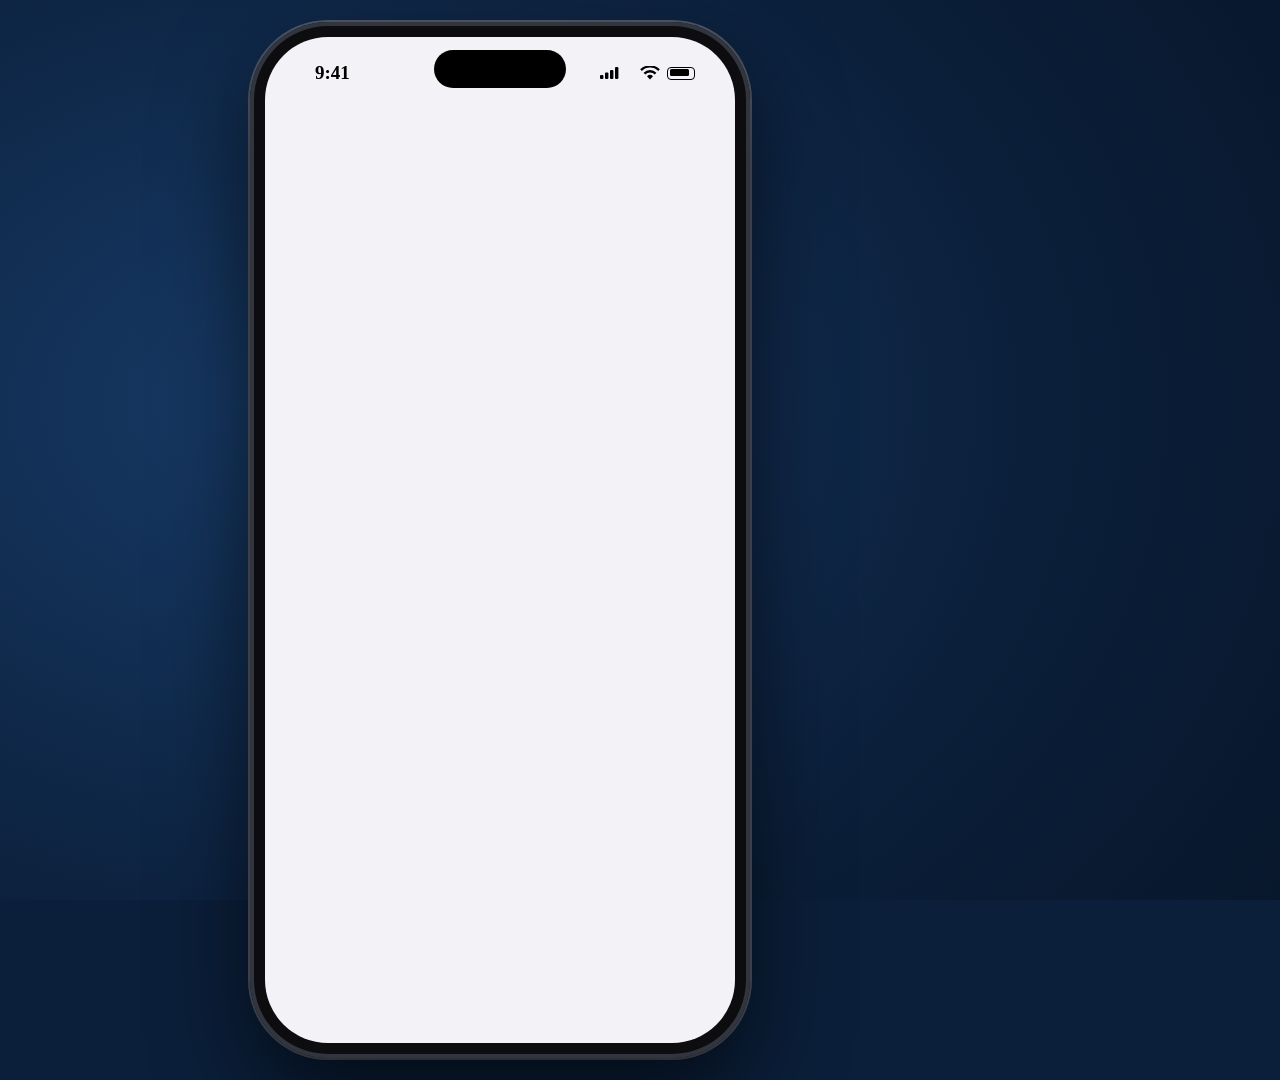
<file: walt/telas/palco-gmail.html>
<!doctype html>
<html><head><meta charset="utf-8">
<link rel="stylesheet" href="fontes/fontes.css">
<style>
*{box-sizing:border-box;margin:0;padding:0}
html,body{width:1920px;height:1080px;overflow:hidden;background:#0B1F3A;font-family:Inter,sans-serif;-webkit-font-smoothing:antialiased}
#stage{position:absolute;inset:0;background:radial-gradient(1300px 1000px at 22% 45%,#173a66 0%,#0B1F3A 58%,#071528 100%)}
#brand{position:absolute;right:70px;bottom:46px;color:#F6F0E4;font:600 26px Inter;opacity:.75;letter-spacing:.3px}
#brand b{color:#B8862B;font-weight:700}
/* telefone */
#phone{position:absolute;left:250px;top:22px;width:500px;height:1036px;border-radius:78px;background:#0d0d0f;padding:15px;box-shadow:0 40px 90px rgba(0,0,0,.6),0 0 0 4px #30353f inset,0 0 0 2px #535a66}
#screen{position:relative;width:470px;height:1006px;border-radius:63px;overflow:hidden;background:#F2F2F7}
svg.ic{display:block;flex:none}.star svg{color:#747775}.compose svg{margin-right:2px}.gnav span{display:flex;align-items:center;justify-content:center;height:34px}.micons{display:flex;align-items:center}.micons b{display:flex}
#views{position:absolute;left:0;top:0;width:398px;height:852px;zoom:1.181}  /* conteúdo no tamanho de um iPhone de 393 pt, ampliado como "Texto maior" */
#island{position:absolute;top:13px;left:50%;transform:translateX(-50%);width:132px;height:38px;border-radius:20px;background:#000;z-index:60}
#status{position:absolute;top:0;left:0;right:0;height:62px;z-index:55;display:flex;justify-content:space-between;align-items:center;padding:10px 40px 0 50px;font:600 19px Inter;color:#000}
#status .r{display:flex;gap:7px;align-items:center;font-size:15px}
.batt{width:28px;height:13px;border:1.6px solid #000;border-radius:4px;position:relative}
.batt:after{content:"";position:absolute;left:1.6px;top:1.6px;width:19px;height:6.5px;background:#000;border-radius:1.5px}
.view{position:absolute;inset:0;background:#F2F2F7;overflow:hidden}
.view:not(.home):before{content:'';position:absolute;left:0;right:0;top:0;height:62px;background:#F2F2F7;z-index:6}
.nav{position:absolute;top:62px;left:0;right:0;height:50px;z-index:5;background:rgba(242,242,247,.96)}
.back{position:absolute;left:10px;top:11px;color:#007AFF;font:400 20px Inter;display:flex;align-items:center;gap:4px;padding:2px 8px 2px 2px;border-radius:10px;white-space:nowrap;max-width:136px;overflow:hidden}
.back span{overflow:hidden;text-overflow:ellipsis}
.back svg{width:14px;height:23px;flex:none}
.navtitle{position:absolute;left:150px;right:150px;top:13px;text-align:center;font:600 19px Inter;color:#000;white-space:nowrap;overflow:hidden;text-overflow:ellipsis}
.content{position:absolute;top:112px;left:0;right:0;padding-bottom:300px}
.grande .content{top:62px}
.big{font:700 38px Inter;color:#000;padding:52px 22px 12px;letter-spacing:.2px}
.search{margin:0 18px 16px;height:42px;border-radius:12px;background:#E3E3E8;color:#8A8A8E;font:400 19px Inter;display:flex;align-items:center;padding-left:12px;gap:8px}
.ghdr{font:400 15px Inter;color:#6D6D72;text-transform:uppercase;padding:6px 38px 8px;letter-spacing:.2px}
.group{margin:0 18px 26px;background:#fff;border-radius:14px;overflow:hidden}
.foot{font:400 15px Inter;color:#6D6D72;margin:-18px 38px 26px;line-height:1.35}
.row{position:relative;display:flex;align-items:center;min-height:54px;padding:0 16px 0 18px;font:400 20px Inter;color:#000}
.row+.row:before{content:"";position:absolute;top:0;right:0;left:64px;border-top:.6px solid #C6C6C8}
.group.noicon .row+.row:before,.group.plain .row+.row:before,.row.semic+.row.semic:before{left:18px}
.ic{width:34px;height:34px;border-radius:8px;margin-right:14px;display:flex;align-items:center;justify-content:center;color:#fff;font:600 18px 'DejaVu Sans',Inter;flex:none}
.lbl{flex:1;padding:13px 0;line-height:1.2}
.lbl small{display:block;font-size:15px;color:#8A8A8E;margin-top:2px}
.val{color:#8A8A8E;margin-right:8px;white-space:nowrap}
.chev{width:10px;height:17px;flex:none}
.tog{width:57px;height:35px;border-radius:18px;background:#E9E9EA;position:relative;flex:none}
.tog i{position:absolute;top:2px;left:2px;width:31px;height:31px;border-radius:50%;background:#fff;box-shadow:0 3px 8px rgba(0,0,0,.15),0 1px 1px rgba(0,0,0,.16)}
.ck{color:#007AFF;font:600 22px Inter;width:22px;text-align:center}
.red{color:#FF3B30}.bluet{color:#007AFF}
.prof{display:flex;align-items:center;padding:12px 18px;gap:16px}
.avatar{width:68px;height:68px;border-radius:50%;background:linear-gradient(#a7b1c2,#7c879b);color:#fff;font:600 28px Inter;display:flex;align-items:center;justify-content:center}
.prof b{font:600 22px Inter;display:block}.prof span{font:400 15px Inter;color:#000}
/* home */
.home{position:absolute;inset:0;background:linear-gradient(160deg,#3a6db0 0%,#6a8fc7 45%,#c9a96e 100%)}
.grid{position:absolute;top:110px;left:30px;right:30px;display:grid;grid-template-columns:repeat(4,1fr);row-gap:30px}
.app{display:flex;flex-direction:column;align-items:center;gap:8px;color:#fff;font:500 14px Inter;text-shadow:0 1px 2px rgba(0,0,0,.35)}
.app .ai{width:78px;height:78px;border-radius:19px;display:flex;align-items:center;justify-content:center;font:600 38px 'DejaVu Sans';color:#fff;box-shadow:0 2px 6px rgba(0,0,0,.2)}
.dock{position:absolute;left:18px;right:18px;bottom:20px;height:112px;border-radius:36px;background:rgba(255,255,255,.3);display:flex;justify-content:space-around;align-items:center}
/* toque e destaque */
#tap{position:absolute;width:70px;height:70px;margin:-35px 0 0 -35px;border-radius:50%;background:rgba(40,40,40,.42);border:4px solid rgba(255,255,255,.95);box-shadow:0 0 0 3px rgba(0,0,0,.25);z-index:70;opacity:0;pointer-events:none}
#hl{position:absolute;z-index:65;border:5px solid #F5B82E;border-radius:16px;box-shadow:0 0 0 6px rgba(245,184,46,.25),0 0 28px rgba(245,184,46,.7);opacity:0;pointer-events:none}
/* painel da direita */
#panel{position:absolute;left:850px;right:90px;top:0;bottom:0;display:flex;flex-direction:column;justify-content:center}
#ptitle{font:900 66px 'Playfair Display',serif;color:#F6F0E4;line-height:1.08;margin-bottom:36px}
#ptitle .num{display:inline-block;background:#B3171E;color:#fff;border-radius:18px;padding:2px 22px 6px;margin-right:18px;font-size:58px}
#ptitle .arrow{color:#B8862B}
#crumb{font:500 34px Inter;color:#c9d3e3;line-height:1.55}
#crumb b{color:#F5B82E;font-weight:700}
#crumb .sep{color:#6f86a8;padding:0 10px}
/* cartões em tela cheia */
.card{position:absolute;inset:0;opacity:0;z-index:100;display:none}
#card-qr{background:#0B1F3A url(qr-card.png) center/cover}
#card-guide{background:radial-gradient(1200px 900px at 30% 50%,#173a66,#0B1F3A 60%,#071528)}
#card-guide img{position:absolute;left:70px;top:150px;width:1000px;border-radius:14px;box-shadow:0 30px 80px rgba(0,0,0,.55)}
#card-guide .txt{position:absolute;left:1130px;right:80px;top:170px;color:#F6F0E4}
#card-guide h2{font:900 72px 'Playfair Display',serif;line-height:1.05;margin-bottom:34px}
#card-guide li{list-style:none;font:500 36px Inter;margin:0 0 20px;padding-left:52px;position:relative}
#card-guide li:before{content:"✓";position:absolute;left:0;color:#F5B82E;font-weight:800}
#card-guide .link{margin-top:40px;font:700 34px Inter;color:#F5B82E}
#card-rule,#card-summary,#card-end{background:radial-gradient(1200px 900px at 50% 40%,#173a66,#0B1F3A 60%,#071528)}
#card-rule .box{position:absolute;left:200px;right:200px;top:210px;background:#F6F0E4;border-radius:28px;padding:70px 90px;box-shadow:0 30px 80px rgba(0,0,0,.5)}
#card-rule h2{font:900 64px 'Playfair Display',serif;color:#B3171E;margin-bottom:30px}
#card-rule p{font:500 46px Inter;color:#0B1F3A;line-height:1.35}
#card-rule p b{color:#B3171E}
#card-summary h2{position:absolute;left:150px;top:70px;font:900 72px 'Playfair Display',serif;color:#F6F0E4}
#card-summary ol{position:absolute;left:150px;right:150px;top:200px;columns:2;column-gap:90px;list-style:none}
#card-summary ol{columns:1!important}#card-summary li{font:600 40px Inter;color:#F6F0E4;background:rgba(255,255,255,.07);border-radius:18px;padding:24px 28px;margin-bottom:26px;break-inside:avoid;opacity:0}
#card-summary li span{display:inline-block;min-width:58px;color:#F5B82E;font-weight:800}
#card-summary li em{font-style:normal;color:#7fe09a}
#card-end img{position:absolute;left:60px;bottom:0;height:780px}
#card-end .txt{position:absolute;left:1120px;right:90px;top:240px;color:#F6F0E4}
#card-end h2{font:900 80px 'Playfair Display',serif;line-height:1.05;margin-bottom:30px}
#card-end p{font:500 38px Inter;line-height:1.4;color:#c9d3e3}
#card-end p b{color:#F5B82E}

/* Gmail */
.view.gm,.view.gm:before{background:#fff}
.gtop{position:absolute;top:62px;left:0;right:0;height:72px;z-index:5;background:#fff;padding:8px 14px}
.gsearch{height:56px;border-radius:28px;background:#EDF2FA;display:flex;align-items:center;padding:0 10px 0 6px;gap:12px;font:400 19px Inter;color:#444746}
.hamb{width:44px;height:44px;display:flex;flex-direction:column;justify-content:center;align-items:center;gap:5px;border-radius:22px}
.hamb i{display:block;width:22px;height:2.6px;background:#444746;border-radius:2px}
.gs-t{flex:1}
.gav{width:46px;height:46px;border-radius:50%;color:#fff;font:600 21px Inter;display:flex;align-items:center;justify-content:center;flex:none}
.gav.sm{width:34px;height:34px;font-size:15px}.gav.xl{width:96px;height:96px;font-size:42px;margin:0 auto 10px}.gav.sq{border-radius:12px}
.gcontent{top:134px}
.glabel{font:500 15px Inter;color:#444746;padding:10px 22px 6px}
.mrow{display:flex;gap:14px;padding:12px 16px 12px 18px;align-items:flex-start;position:relative}
.mtx{flex:1;min-width:0}
.m1{display:flex;justify-content:space-between;font:400 18px Inter;color:#1f1f1f}.m1 b{font-weight:700;white-space:nowrap;overflow:hidden;text-overflow:ellipsis}.m1 span{font:600 14px Inter;color:#1f1f1f;margin-left:8px;white-space:nowrap}
.m2{font:600 16px Inter;color:#1f1f1f;margin-top:3px;white-space:nowrap;overflow:hidden;text-overflow:ellipsis}
.m3{font:400 15px Inter;color:#444746;margin-top:2px;white-space:nowrap;overflow:hidden;text-overflow:ellipsis}
.star{color:#747775;font-size:22px;margin-top:22px}
.compose{position:absolute;right:20px;bottom:112px;height:62px;padding:0 24px;border-radius:18px;background:#C2E7FF;color:#001D35;font:600 18px Inter;display:flex;align-items:center;box-shadow:0 3px 8px rgba(0,0,0,.18);z-index:7}
.gnav{position:absolute;left:0;right:0;bottom:0;height:92px;background:#F3F6FC;display:flex;justify-content:space-around;align-items:flex-start;padding-top:12px;z-index:7;font:400 26px 'DejaVu Sans';color:#444746}
.gnav .on{background:#C2E7FF;border-radius:16px;padding:2px 22px;position:relative}.gnav sup{position:absolute;top:-6px;right:4px;background:#B3261E;color:#fff;font:600 11px Inter;border-radius:9px;padding:2px 5px}
.snack{position:absolute;left:14px;right:14px;bottom:110px;height:58px;border-radius:8px;background:#303030;color:#fff;display:flex;justify-content:space-between;align-items:center;padding:0 20px;font:400 19px Inter;z-index:9;opacity:0}
.snack b{color:#A8C7FA;font-weight:600;padding:6px 10px;border-radius:8px}
.drawerv{background:transparent!important}.drawerv:before{display:none}
.dshade{position:absolute;inset:0;background:rgba(0,0,0,.32)}
.drawer{position:absolute;left:0;top:0;bottom:0;width:372px;background:#fff;padding-top:66px;overflow:hidden;border-radius:0 18px 18px 0}
.dlogo{font:500 28px Inter;color:#C5221F;padding:8px 28px 18px;border-bottom:1px solid #e3e3e3;margin-bottom:8px}
.ditem{display:flex;align-items:center;gap:20px;height:50px;padding-left:28px;margin-right:14px;border-radius:0 25px 25px 0;font:500 18px Inter;color:#1f1f1f}
.ditem.sel{background:#D3E3FD;color:#001D35}.dic{width:24px;display:flex;justify-content:center;color:#444746}
.dhdr{font:500 14px Inter;color:#444746;padding:12px 28px 6px;text-transform:uppercase}.dsep{border-top:1px solid #e3e3e3;margin:8px 0}
.view.gm .group{border-radius:0;margin:0 0 14px;background:#fff}.view.gm .ghdr{text-transform:none;color:#0B57D0;font:600 16px Inter;padding:10px 22px 4px}
.view.gm .foot{margin:-8px 22px 16px}
.view.gmset,.view.gmset:before{background:#fff}.view.gmset .nav{background:#fff}
.view.gmset .navtitle{left:64px;right:20px;text-align:left;font:500 22px Inter}
.view.gmset .back span{display:none}
.view.gmset .tog[data-on="1"]{background:#0B57D0!important}
.view.sheet{top:60px;border-radius:22px 22px 0 0;box-shadow:0 -6px 20px rgba(0,0,0,.25)}
.view.sheet .nav{border-radius:22px 22px 0 0;top:0}.view.sheet .content{top:60px}.view.sheet:before{display:none}
.done{position:absolute;right:18px;top:13px;font:600 19px Inter;color:#0B57D0;padding:2px 6px;border-radius:8px}
.mtop{position:absolute;top:62px;left:0;right:0;height:56px;display:flex;justify-content:space-between;align-items:center;padding:0 18px;font:400 24px 'DejaVu Sans';color:#444746;z-index:5;background:#fff}
.micons b{font-weight:400;padding:0 6px;border-radius:8px}
.mcont{top:118px;padding:0 20px}
.msubj{font:400 25px Inter;color:#1f1f1f;line-height:1.25;margin:8px 0 16px}.tag{font:500 13px Inter;background:#E9EEF6;padding:3px 7px;border-radius:5px;vertical-align:middle}
.msend{display:flex;gap:12px;align-items:center;margin-bottom:14px;font:400 17px Inter;padding:6px;border-radius:10px}.mt{color:#444746;font-size:14px;margin-left:6px}.to{color:#444746;font-size:15px}.to.addr{color:#444746}
.imgbar{display:flex;justify-content:space-between;align-items:center;background:#F2F2F2;border-radius:10px;padding:14px;font:400 16px Inter;color:#444746;margin-bottom:14px}.imgbar b{color:#0B57D0;font-weight:600;padding:4px 6px;border-radius:8px}
.ph{height:190px;border-radius:10px;background:#E8E8E8;display:flex;align-items:center;justify-content:center;margin:10px 0}.ph.sm{height:110px}.phi{font:400 44px 'DejaVu Sans';color:#b0b0b0}
.mbody{font:400 18px Inter;color:#1f1f1f;line-height:1.45}.mbody p{margin:0 0 14px;padding:4px 6px;border-radius:10px}.mbody .sm{font-size:14px;color:#666}
.fakebtn{display:inline-block;background:#1a5fb4;color:#fff;font:600 18px Inter;padding:12px 28px;border-radius:8px;margin:4px 6px 18px}
.pop{position:absolute;right:12px;top:110px;width:250px;background:#fff;border-radius:12px;box-shadow:0 8px 28px rgba(0,0,0,.3);padding:8px 0;font:400 18px Inter;color:#1f1f1f;z-index:20;opacity:0;display:none}
.pop div{padding:11px 20px}
.signo{position:absolute;border:5px solid #E4141B;border-radius:18px;z-index:66;opacity:0;pointer-events:none}
.signo span{position:absolute;left:-26px;top:-26px;width:44px;height:44px;border-radius:50%;background:#E4141B;color:#fff;font:800 24px Inter;display:flex;align-items:center;justify-content:center}
/* Safari / Conta Google */
.view.saf,.view.saf:before{background:#fff}
.gahead{position:absolute;top:62px;left:0;right:0;height:58px;display:flex;justify-content:space-between;align-items:center;padding:0 18px;z-index:5;background:#fff}
.gat{font:500 21px Inter;color:#444746}
.gatabs{position:absolute;top:120px;left:0;right:0;height:50px;display:flex;gap:22px;padding:0 18px;border-bottom:1px solid #e3e3e3;font:500 16px Inter;color:#444746;white-space:nowrap;z-index:5;background:#fff;align-items:center}
.gatabs span{padding:12px 2px;border-radius:8px}.gatabs .on{color:#0B57D0;border-bottom:3px solid #0B57D0}
.gacont{top:172px;padding:0 16px}
.gawel{text-align:center;margin:22px 0}.gawel h3{font:400 26px Inter;color:#1f1f1f}.gawel p{font:400 16px Inter;color:#444746}
.gah{font:400 30px Inter;color:#1f1f1f;margin:18px 4px 14px}.gah.sm{font-size:24px;line-height:1.25}
.gap{font:400 16px Inter;color:#444746;margin:0 4px 14px;line-height:1.4}
.gacard{border:1px solid #dadce0;border-radius:14px;padding:16px 16px;margin-bottom:14px;font:400 15px Inter;color:#444746}.gacard.nopad{padding:4px 0}
.gacard b{display:block;font:500 19px Inter;color:#1f1f1f;margin-bottom:6px;line-height:1.25}
.gacard p{line-height:1.4;margin-bottom:6px}
.garow{display:flex;flex-direction:column;padding:12px 4px;border-top:1px solid #eee;font:400 17px Inter;color:#1f1f1f;border-radius:8px}
.garow em{font-style:normal;font-size:14px;color:#444746;margin-top:3px}.garow em.offv{color:#B3261E}
.garow.app{flex-direction:row;align-items:center;gap:14px;padding:12px 16px}.garow.app span{flex:1}.garow.app em{font-size:24px}
.galink{color:#0B57D0;font:500 17px Inter;padding:12px 4px 2px;border-radius:8px}
.gabtn{margin-top:12px;display:inline-block;border:1px solid #747775;color:#0B57D0;font:500 17px Inter;padding:10px 22px;border-radius:20px}
.safbar{position:absolute;left:0;right:0;bottom:0;height:118px;background:rgba(248,248,248,.98);border-top:.5px solid #ccc;z-index:8;padding:10px 16px}
.safurl{height:48px;border-radius:14px;background:#fff;box-shadow:0 1px 4px rgba(0,0,0,.15);display:flex;align-items:center;justify-content:center;font:500 17px Inter;color:#000}
.safurl span{flex:1;text-align:center}
.safic{display:flex;justify-content:space-around;font:400 24px 'DejaVu Sans';color:#007AFF;margin-top:10px}
/* computador (cartão) */
#card-desk{background:radial-gradient(1200px 900px at 50% 40%,#173a66,#0B1F3A 60%,#071528)}
#card-desk .win{position:absolute;left:110px;right:110px;top:70px;bottom:70px;background:#fff;border-radius:16px;overflow:hidden;box-shadow:0 30px 80px rgba(0,0,0,.55)}
.wbar{height:54px;background:#E9EEF6;display:flex;align-items:center;gap:12px;padding:0 18px}.wbar i{width:14px;height:14px;border-radius:50%;display:inline-block}
.wurl{margin-left:30px;flex:0 0 520px;height:34px;border-radius:17px;background:#fff;font:400 18px Inter;color:#444;display:flex;align-items:center;padding-left:18px}
.whead{height:74px;display:flex;align-items:center;padding:0 26px;gap:22px;font:400 26px Inter;color:#444746;border-bottom:1px solid #eee}
.whead .ws{flex:0 0 640px;height:50px;border-radius:25px;background:#EAF1FB;display:flex;align-items:center;padding-left:24px;font-size:19px}
.whead .gear{margin-left:auto;font:400 30px 'DejaVu Sans';padding:2px 8px;border-radius:10px}
.wbody{padding:20px 60px}
.wbody h1{font:400 30px Inter;color:#1f1f1f;margin-bottom:12px}
.wtabs{display:flex;gap:30px;font:500 18px Inter;color:#444746;border-bottom:1px solid #ddd;padding-bottom:10px;margin-bottom:6px}.wtabs .on{color:#C5221F;border-bottom:3px solid #C5221F;padding-bottom:8px}
.wrow{display:flex;padding:20px 0;border-bottom:1px solid #eee;font:400 20px Inter;color:#1f1f1f;border-radius:10px}.wrow>b{flex:0 0 300px;font-weight:600}
.wsel{display:inline-block;border:1px solid #888;border-radius:6px;padding:2px 14px;margin:0 8px;font:500 20px Inter}
.wsave{display:inline-block;margin-top:16px;padding:10px 22px;border:1px solid #888;border-radius:8px;font:500 18px Inter;background:#f6f6f6}
.dhl{position:absolute;border:6px solid #F5B82E;border-radius:14px;box-shadow:0 0 0 8px rgba(245,184,46,.25),0 0 30px rgba(245,184,46,.7);opacity:0}
</style></head><body>
<div id="stage">
  <div id="phone"><div id="screen">
    <div id="island"></div>
    <div id="status"><span>9:41</span><span class="r"><svg width="19" height="12" viewBox="0 0 19 12"><rect x="0" y="8" width="3.4" height="4" rx="1" fill="#000"/><rect x="5" y="5.5" width="3.4" height="6.5" rx="1" fill="#000"/><rect x="10" y="3" width="3.4" height="9" rx="1" fill="#000"/><rect x="15" y="0" width="3.4" height="12" rx="1" fill="#000"/></svg>&nbsp;&nbsp;<svg width="20" height="14" viewBox="0 0 20 14"><path d="M10 13.5l3-3.2a4.3 4.3 0 0 0-6 0zM5.2 8.4a6.8 6.8 0 0 1 9.6 0l1.6-1.7a9.2 9.2 0 0 0-12.8 0zM1.8 5a11.6 11.6 0 0 1 16.4 0L19.8 3.3a14 14 0 0 0-19.6 0z" fill="#000"/></svg><span class="batt"></span></span></div>
    <div id="views"></div>
    <div id="hl"></div><div id="tap"></div>
  </div></div>
  <div id="panel"><div id="ptitle"></div><div id="crumb"></div></div>
  
  <div class="card" id="card-qr"></div>
  <div class="card" id="card-guide"><img src="capa.png"><div class="txt"><h2>The Phone Security Guide</h2><ul>
    <li>A workbook you print at home</li><li>38 pages · 45 methods · big print</li><li>A box to check on every step</li><li>Newer &amp; older iPhones, Samsung, Pixel</li><li>6-step plan against spam calls &amp; texts</li><li>"After Every Update" checklist</li></ul>
    <div class="link">Link on my channel page, under "About"</div></div></div>
  <div class="card" id="card-desk"><div class="win"><div class="wbar"><i style="background:#ff5f57"></i><i style="background:#febc2e"></i><i style="background:#28c840"></i><div class="wurl">mail.google.com</div></div>
   <div class="whead">☰ &nbsp;<span style="color:#C5221F;font-weight:500">Gmail</span><div class="ws">⌕ &nbsp;Search mail</div><span class="gear" id="dgear">⚙</span></div>
   <div class="wbody"><h1>Settings</h1><div class="wtabs"><span class="on">General</span><span>Labels</span><span>Inbox</span><span>Accounts</span><span>Filters</span><span>Forwarding</span><span>Advanced</span></div>
   <div class="wrow"><b>Language:</b>Gmail display language: English (US)</div>
   <div class="wrow"><b>Maximum page size:</b>Show 50 conversations per page</div>
   <div class="wrow" id="dundo"><b>Undo Send:</b>Send cancellation period: <span class="wsel" id="dsel">5</span> seconds</div>
   <div class="wrow"><b>Default reply behavior:</b>Reply</div>
   <div class="wrow" style="border:0"><span class="wsave" id="dsave">Save Changes</span> &nbsp; <span class="wsave">Cancel</span></div></div></div>
   <div class="dhl" id="dhl"></div></div>
  <div class="card" id="card-rule"><div class="box"><h2>Walt's rule</h2><p>A text asks you to <b>click a link</b> or <b>call a number</b>, and you weren't expecting it?<br><br><b>Don't.</b> Call the company yourself, using the number on your card or your bill.</p></div></div>
  <div class="card" id="card-summary"><h2>Today's Gmail checkup</h2><ol>
    <li><span>1</span>Smart features — <em>OFF</em></li><li><span>2</span>Workspace &amp; other products — <em>OFF</em></li>
    <li><span>3</span>Images — <em>Ask first</em></li><li><span>4</span>Undo Send — <em>30 seconds</em></li>
    <li><span>5</span>Old app connections — <em>Removed</em> · 2-Step — <em>ON</em></li><li><span>★</span>3 checks for a fake email</li></ol></div>
  <div class="card" id="card-end"><img src="walt-recorte.png"><div class="txt"><h2>Your Gmail is safer now.</h2><p>Want every step on paper? <b>The Phone Security Guide</b> is a printable workbook.<br><br>Link on my channel page, under "About".<br>Subscribe for the next lesson. — Walt</p></div></div>
</div>
<script src="telas-gmail.js"></script>
<script>
const CHEV = '<svg class="chev" viewBox="0 0 10 17"><path d="M1.5 1.5l7 7-7 7" stroke="#C4C4C7" stroke-width="2.4" fill="none" stroke-linecap="round" stroke-linejoin="round"/></svg>';
const BACK = '<svg viewBox="0 0 14 23"><path d="M12 2L2.5 11.5 12 21" stroke="#007AFF" stroke-width="3" fill="none" stroke-linecap="round" stroke-linejoin="round"/></svg>';
const $ = s => document.querySelector(s);
const views = $('#views');
let pilha = [];          // [{id, el}]
let tweens = [], eventos = [], sujo = true;
const ease = p => p < .5 ? 4*p*p*p : 1 - Math.pow(-2*p + 2, 3)/2;
function tween(t0, dur, fn){ tweens.push({t0, dur, fn}); }
function em(t, fn){ eventos.push({t, fn}); eventos.sort((a,b)=>a.t-b.t); }

function montarTela(id){
  const T = TELAS[id], v = document.createElement('div');
  v.className = 'view' + (T.grande ? ' grande' : '') + (T.cls ? ' ' + T.cls : '') + (T.gm ? ' gmset' : '') + (T.sheet ? ' sheet' : '') + (T.safari ? ' saf' : ''); v.dataset.id = id;
  if(T.html){ v.innerHTML = T.html(); v._scroll = 0; return v; }
  let h = '';
  if(T.sheet) h += `<div class="nav"><div class="navtitle" style="left:20px;right:90px;text-align:left;font:500 20px Inter">${T.titulo}</div><div class="done" data-l="Done">Done</div></div>`;
  else if(!T.grande) h += `<div class="nav"><div class="back">${BACK.replace(/#007AFF/g, T.gm ? '#444746' : '#007AFF')}<span>${T.voltar||'Back'}</span></div><div class="navtitle">${T.titulo}</div></div>`;
  else h += `<div class="nav" style="background:transparent"><div class="navtitle" style="opacity:0">${T.titulo}</div></div>`;
  h += '<div class="content">';
  if(T.grande) h += `<div class="big">${T.titulo}</div>`;
  if(T.busca) h += `<div class="search">⌕ Search</div>`;
  if(T.perfil) h += `<div class="group"><div class="prof"><div class="avatar">W</div><div><b>Walt</b><span>Apple Account, iCloud, and more</span></div><div style="flex:1"></div>${CHEV}</div></div>`;
  for(const g of T.grupos){
    if(g.h) h += `<div class="ghdr">${g.h}</div>`;
    h += `<div class="group ${g.cls||''} ${g.cls2||''}">`;
    for(const r of g.rows){
      let dir = '';
      if(r.tog !== undefined) dir = `<div class="tog" data-on="${r.tog?1:0}" style="background:${r.tog?'#34C759':'#E9E9EA'}"><i style="left:${r.tog?24:2}px"></i></div>`;
      else if(r.chk !== undefined) dir = `<span class="ck" style="opacity:${r.chk?1:0}">✓</span>`;
      else if(!r.red && !r.blue) dir = (r.v!==undefined?`<span class="val">${r.v}</span>`:'') + CHEV;
      const ic = r.ic ? `<div class="ic" style="background:${r.ic[0]}">${r.ic[1]}</div>` : '';
      const cls = r.red ? 'red' : (r.blue ? 'bluet' : '');
      h += `<div class="row ${r.ic?'':'semic'}" data-l="${r.l.replace(/"/g,'&quot;')}" data-to="${r.to||''}">${ic}<div class="lbl ${cls}">${r.l}${r.sub?`<small>${r.sub}</small>`:''}</div>${dir}</div>`;
    }
    h += '</div>';
    if(g.f) h += `<div class="foot">${g.f}</div>`;
  }
  h += '</div>';
  v.innerHTML = h; v._scroll = 0;
  return v;
}
function montarHome(){
  const v = document.createElement('div'); v.className = 'view home'; v.dataset.id = 'home';
  let h = '<div class="grid">';
  for(const [n,c,g] of HOME_APPS) h += `<div class="app" data-l="${n}" data-to="${n=='Gmail'?'inbox':''}"><div class="ai" style="background:${c};color:${n=='Gmail'?'#D93025':(c=='#fff'?'#FF3B30':'#fff')};${n=='Gmail'?'font:800 44px Inter':''}">${g}</div>${n}</div>`;
  h += '</div><div class="dock">';
  for(const [n,c,g] of [['Phone','#34C759','✆'],['Safari','#007AFF','◎'],['Messages','#34C759','✉'],['Music','#FF2D55','♪']]) h += `<div class="app" data-l="${n}"><div class="ai" style="background:${c}">${g}</div></div>`;
  v.innerHTML = h + '</div>'; v._scroll = 0; return v;
}
const atual = () => pilha[pilha.length-1];
function setScroll(v, y){ v._scroll = y; const c = v.querySelector('.content'); if(c) c.style.transform = `translateY(${-y}px)`;
  if(v.classList.contains('grande')){ const nt = v.querySelector('.navtitle'), nv = v.querySelector('.nav'); nt.style.opacity = y > 60 ? 1 : 0; nv.style.background = y > 30 ? 'rgba(242,242,247,.97)' : 'transparent'; } }
function linha(v, l){
  const rows = [...v.querySelectorAll('[data-l]')];
  return rows.find(r => r.dataset.l === l) || rows.find(r => r.dataset.l.startsWith(l)) || rows.find(r => r.dataset.l.toLowerCase().includes(l.toLowerCase()));
}
function linhaPara(v, alvo){ return [...v.querySelectorAll('[data-to]')].find(r => r.dataset.to === alvo); }
// posição de um elemento relativa à tela (#screen), já com a rolagem aplicada
function rect(el){ const s = $('#screen').getBoundingClientRect(), r = el.getBoundingClientRect(); return {x:r.left-s.left, y:r.top-s.top, w:r.width, h:r.height}; }
function crumb(){
  const ids = pilha.map(p => p.id).filter(i => i !== 'home');
  const nomes = ids.filter(i => !TELAS[i].overlay && !['mailimages','mailphish'].includes(i)).map(i => TELAS[i].titulo);
  $('#crumb').innerHTML = nomes.length ? nomes.map((n,i) => i==nomes.length-1 ? `<b>${n}</b>` : n).join('<span class="sep">›</span>') : '<b>Home Screen</b>';
}
// ---------- ações (cada uma agenda tweens a partir de t) ----------
function rolarAte(t, el, dur=0.7){
  const v = atual().el, r = rect(el), alvoY = 330;
  const y0 = v._scroll; let y1 = Math.max(0, y0 + (r.y - alvoY));
  const c = v.querySelector('.content'); if(!c) return 0; const maxY = Math.max(0, c.scrollHeight - 300 - (1006 - 112));
  y1 = Math.min(y1, Math.max(maxY, 0));
  if(Math.abs(y1 - y0) < 30 && r.y > 120 && r.y < 900) return 0;
  tween(t, dur, p => setScroll(v, y0 + (y1-y0)*ease(p)));
  return dur + 0.15;
}
function toque(t, el){
  em(t, () => { const r = rect(el); const tp = $('#tap'); tp.style.left = (r.x + Math.min(r.w*0.42, 200)) + 'px'; tp.style.top = (r.y + r.h/2) + 'px';
    el.style.background = el.classList.contains('row') ? '#D1D1D6' : ''; });
  tween(t, 0.55, p => { const tp = $('#tap'); tp.style.opacity = p < .25 ? p/.25 : 1 - (p-.25)/.75; tp.style.transform = `scale(${1.25 - .35*Math.min(p/.3,1)})`; });
  em(t + 0.45, () => { el.style.background = ''; });
}
function tirarDestaque(t){ em(t, () => { $('#hl').style.opacity = 0; }); }
function destacar(t, el){
  em(t, () => { const r = rect(el), hl = $('#hl'); hl.style.left = (r.x-4)+'px'; hl.style.top = (r.y-4)+'px'; hl.style.width = (r.w+8)+'px'; hl.style.height = (r.h+8)+'px'; });
  tween(t, 0.4, p => { $('#hl').style.opacity = p; });
}
function empurrar(t, id){
  let nova;
  const T = TELAS[id] || {}, modo = T.overlay ? 'esq' : (T.sheet ? 'baixo' : 'dir');
  const tr = (e) => modo === 'esq' ? `translateX(${-(1-e)*100}%)` : modo === 'baixo' ? `translateY(${(1-e)*100}%)` : `translateX(${(1-e)*100}%)`;
  em(t, () => { nova = id === 'home' ? montarHome() : montarTela(id); nova.style.transform = tr(0); views.appendChild(nova);
    const ant = atual(); pilha.push({id, el: nova, ant, modo}); crumb(); });
  tween(t, 0.45, p => { const e = ease(p), top = atual(); top.el.style.transform = tr(e);
    if(top.ant && modo === 'dir') top.ant.el.style.transform = `translateX(${-30*e}%)`;
    if(modo === 'esq'){ const sh = top.el.querySelector('.dshade'); if(sh){ sh.style.transform = `translateX(${(1-e)*100}%)`; sh.style.opacity = e; } } });
  em(t + 0.46, () => { const top = atual(); if(top.ant && modo === 'dir') top.ant.el.style.visibility = 'hidden'; });
}
function voltar(t, n=1){
  // n telas para trás numa só animação
  let sai, entra;
  em(t, () => { sai = pilha[pilha.length-1]; const alvo = pilha[pilha.length-1-n]; entra = alvo;
    entra.el.style.visibility = 'visible'; for(let i=0;i<n;i++) { const p = pilha.pop(); if(p !== sai) p.el.remove(); } crumb(); });
  tween(t, 0.45, p => { const e = ease(p); const m = sai.modo;
    sai.el.style.transform = m === 'esq' ? `translateX(${-e*100}%)` : m === 'baixo' ? `translateY(${e*100}%)` : `translateX(${e*100}%)`;
    if(m === 'dir' || n > 1) entra.el.style.transform = `translateX(${-30*(1-e)}%)`; });
  em(t + 0.46, () => sai.el.remove());
}
function irPara(t, alvo){
  // a partir da tela atual, rola até a linha que leva a 'alvo', toca e abre
  const v = atual().el; const el = linhaPara(v, alvo) || linha(v, alvo);
  let d = 0; if(el){ d = rolarAte(t, el); toque(t + d, el); }
  empurrar(t + d + 0.35, alvo); return d + 0.8;
}
function trocarToggle(t, el, on){
  const tg = el.querySelector('.tog'); toque(t, tg || el);
  tween(t + 0.15, 0.3, p => { const e = ease(p), a = on ? e : 1 - e; const k = tg.querySelector('i'); k.style.left = (2 + 22*a) + 'px';
    tg.style.background = a > .5 ? '#34C759' : '#E9E9EA'; });
}
function marcar(t, el){
  toque(t, el);
  em(t + 0.2, () => { el.parentElement.querySelectorAll('.ck').forEach(c => c.style.opacity = 0); el.querySelector('.ck').style.opacity = 1; });
}
function painel(t, txt){
  let html = txt.replace(/^(#\d+|Bonus)\s+/, (m, n) => `<span class="num">${n === 'Bonus' ? '★' : n}</span>`).replace(/→/g, '<span class="arrow">→</span>');
  tween(t, 0.5, p => { const el = $('#ptitle'); if(p < .5) el.style.opacity = 1 - p*2; else { if(el._h !== html){ el.innerHTML = html; el._h = html; } el.style.opacity = (p-.5)*2; } });
}
let cardAtual = null;
function mostrarCartao(t, nome){
  em(t, () => { const c = $('#card-' + nome); c.style.display = 'block'; c.style.zIndex = 101; if(cardAtual && cardAtual !== c) cardAtual.style.zIndex = 100; });
  const ant = () => cardAtual;
  tween(t, 0.5, p => { $('#card-' + nome).style.opacity = p; });
  em(t + 0.51, () => { if(cardAtual && cardAtual !== $('#card-' + nome)) { cardAtual.style.display = 'none'; cardAtual.style.opacity = 0; } cardAtual = $('#card-' + nome); });
}
function esconderCartao(t){
  em(t, () => {}); // marca sujo
  let c;
  tween(t, 0.45, p => { c = c || cardAtual; if(c) c.style.opacity = 1 - p; });
  em(t + 0.46, () => { if(cardAtual){ cardAtual.style.display = 'none'; cardAtual = null; } });
}
function revelar(t, n){
  const lis = [...document.querySelectorAll('#card-summary li')];
  for(let i = 0; i < lis.length; i++) if(i < n && !lis[i]._agendado){ lis[i]._agendado = 1; const d = (i % 2) * 0.35;
    tween(t + d, 0.45, p => { lis[i].style.opacity = p; lis[i].style.transform = `translateY(${(1-p)*20}px)`; }); }
}
// ---------- linha do tempo ----------
// acoes: [{t, a: 'go settings' | 'back' | 'back3' | 'root' | 'home' | 'hl X' | 'off X' | 'on X' | 'check X' | 'tap X' | 'scroll X' | 'card N' | 'reveal N' | 'phone', p: painel}]
function agendar(lista){
  // As ações dependem do layout no momento: cada uma é resolvida quando chega a sua hora.
  for(const it of lista) eventos.push({t: it.t, fn: () => { window._ult = it.a; executar(it); }, resolver: true});
  eventos.sort((a,b) => a.t - b.t);
}
function executar(it){
  const t = it.t, a = it.a || '';
  if(it.p) painel(t, it.p);
  if(it.p && !a.startsWith('card') && cardAtual) esconderCartao(t);  // seção nova: o cartão (QR) sai junto
  if(!a) return;
  const [cmd, ...resto] = a.split(' '); const arg = resto.join(' ');
  if(cmd !== 'card' && cmd !== 'reveal' && cardAtual) esconderCartao(t);
  if(cmd !== 'card' && cmd !== 'reveal') tirarDestaque(t);
  if(!['sign','dots'].includes(cmd)) em(t, () => { (window._signs || []).forEach(o => o.remove()); window._signs = []; });
  const v = atual() && atual().el;
  switch(cmd){
    case 'home': { if(atual() && atual().id === 'home') break; em(t, () => { views.innerHTML = ''; pilha = []; }); empurrar(t, 'home'); break; }
    case 'go': irPara(t + 0.05, arg); break;
    case 'back': { const el = v.querySelector('.back'); toque(t, el); voltar(t + 0.3, 1); break; }
    case 'back3': { const el = v.querySelector('.back'); toque(t, el); voltar(t + 0.3, 3); break; }
    case 'root': { const i = pilha.findIndex(p => p.id === 'settings'); const n = pilha.length - 1 - i;
      if(n > 0){ const el = v.querySelector('.back'); toque(t, el); voltar(t + 0.3, n); }
      em(t + 0.8, () => { const s = atual().el; if(s._scroll > 0){ const y0 = s._scroll; tween(t + 0.8, 0.6, p => setScroll(s, y0*(1-ease(p)))); } }); break; }
    case 'hl': { if(arg === 'back') destacar(t + 0.1, v.querySelector('.back')); else { const el = linha(v, arg); const d = rolarAte(t, el); destacar(t + d, el); } break; }
    case 'scroll': { const el = linha(v, arg); rolarAte(t, el, 1.0); break; }
    case 'off': case 'on': { const el = linha(v, arg); const d = rolarAte(t, el); trocarToggle(t + d, el, cmd === 'on'); break; }
    case 'check': { const el = linha(v, arg); marcar(t, el); break; }
    case 'card':
      if(arg === 'desk1'){ mostrarCartao(t, 'desk'); deskHl(t + 1.2, '#dgear', 30); break; }
      if(arg === 'desk2'){ deskHl(t + 0.2, '#dundo', 8); em(t + 2.6, () => { $('#dsel').textContent = '30'; }); deskHl(t + 2.4, '#dsel', 8);
        deskHl(t + Math.max(4.5, (it.d||6) + 0.5), '#dsave', 8); break; }
      mostrarCartao(t, arg); if(arg === 'summary') revelar(t + 0.6, 2); break;
    case 'menu': { const el = linha(v, 'menu'); toque(t, el); empurrar(t + 0.3, 'drawer');
      if(it.p){ /* direto até Settings */ } break; }
    case 'close': { toque(t, v.querySelector('.dshade') ? {getBoundingClientRect: () => { const s = $('#screen').getBoundingClientRect(); return {left: s.left + 420, top: s.top + 500, width: 10, height: 10}; }, classList: {contains: () => false}, style: {}} : v); voltar(t + 0.3, 1); break; }
    case 'tap': { const el = linha(v, arg); if(!el) break; const d = rolarAte(t, el); toque(t + d, el);
      if(arg === 'Done') { voltar(t + d + 0.3, 1); break; }
      if(arg === 'Remove access') { em(t + d + 0.5, () => { el.textContent = '✓ Access removed'; el.style.color = '#146C2E'; el.style.borderColor = '#146C2E'; }); break; }
      if(el.dataset.to) empurrar(t + d + 0.35, el.dataset.to); break; }
    case 'mail': { // volta para a caixa de entrada e abre o e-mail (ou mostra a barra Sent/Undo)
      em(t, () => { views.innerHTML = ''; pilha = []; }); empurrar(t, 'inbox');
      if(arg === 'undo'){ tween(t + 0.8, 0.4, p => { const sn = atual().el.querySelector('#snack'); sn.style.opacity = p; sn.style.transform = `translateY(${(1-p)*40}px)`; });
        em(t + 1.4, () => destacar(t + 1.4, atual().el.querySelector('[data-l="Undo"]'))); break; }
      em(t + 0.6, () => { const r = linhaPara(atual().el, 'mail' + arg); toque(t + 0.6, r); });
      empurrar(t + 1.0, 'mail' + arg);
      if(arg === 'images') em(t + 2.4, () => destacar(t + 2.4, atual().el.querySelector('.imgbar'))); break; }
    case 'safari': { em(t, () => { views.innerHTML = ''; pilha = []; }); empurrar(t, 'home');
      em(t + 0.5, () => toque(t + 0.5, linha(atual().el, 'Safari'))); empurrar(t + 0.9, 'myaccount'); break; }
    case 'back2': { const el = v.querySelector('.gahead') || v; toque(t, el); voltar(t + 0.3, 2); break; }
    case 'sign': { em(t, () => { const el = atual().el.querySelector(`[data-sign="${arg}"]`); const r = rect(el); const o = document.createElement('div');
        o.className = 'signo'; o.innerHTML = `<span>${arg}</span>`; o.style.left = (r.x - 8) + 'px'; o.style.top = (r.y - 6) + 'px'; o.style.width = (r.w + 16) + 'px'; o.style.height = (r.h + 12) + 'px';
        $('#screen').appendChild(o); o._sign = 1; window._signs = (window._signs || []).concat(o); });
      tween(t + 0.01, 0.4, p => { const ss = window._signs || []; const o = ss[ss.length - 1]; if(o) o.style.opacity = p; }); break; }
    case 'dots': { const el = linha(v, 'dots'); toque(t, el); em(t + 0.3, () => { (window._signs || []).forEach(o => o.remove()); window._signs = [];
        const pp = atual().el.querySelector('#pop'); pp.style.display = 'block'; });
      tween(t + 0.3, 0.3, p => { const pp = atual().el.querySelector('#pop'); if(pp) pp.style.opacity = p; });
      em(t + 1.4, () => destacar(t + 1.4, atual().el.querySelector('[data-l="Report spam"]'))); break; }
    case 'reveal': revelar(t, +arg); break;
  }
}
function deskHl(t, sel, pad){
  em(t, () => { const c = $('#card-desk').getBoundingClientRect(), r = $(sel).getBoundingClientRect(), h = $('#dhl');
    h.style.left = (r.left - c.left - pad) + 'px'; h.style.top = (r.top - c.top - pad) + 'px'; h.style.width = (r.width + 2*pad) + 'px'; h.style.height = (r.height + 2*pad) + 'px'; });
  tween(t, 0.35, p => { $('#dhl').style.opacity = p; });
}
let ultimo = -1;
window.render = function(t){
  let mudou = false;
  // eventos podem agendar novos eventos/tweens: repete até esgotar os vencidos
  for(let guarda = 0; guarda < 50; guarda++){
    const vencidos = eventos.filter(e => e.t <= t + 1e-6); if(!vencidos.length) break;
    eventos = eventos.filter(e => e.t > t + 1e-6);
    for(const e of vencidos){ try { e.fn(); } catch(err){ console.error("ERRO em", window._ult, t.toFixed(1), err.message); } } mudou = true;
  }
  const vivos = [];
  for(const tw of tweens){
    if(t < tw.t0) { vivos.push(tw); continue; }
    const p = Math.min(1, (t - tw.t0)/tw.dur); tw.fn(p); mudou = true;
    if(p < 1) vivos.push(tw);
  }
  tweens = vivos; ultimo = t;
  return mudou;
};
window.iniciar = function(lista){ agendar(lista); };
// estado inicial: tela inicial
empurrar(0, 'home');
</script></body></html>
</file>
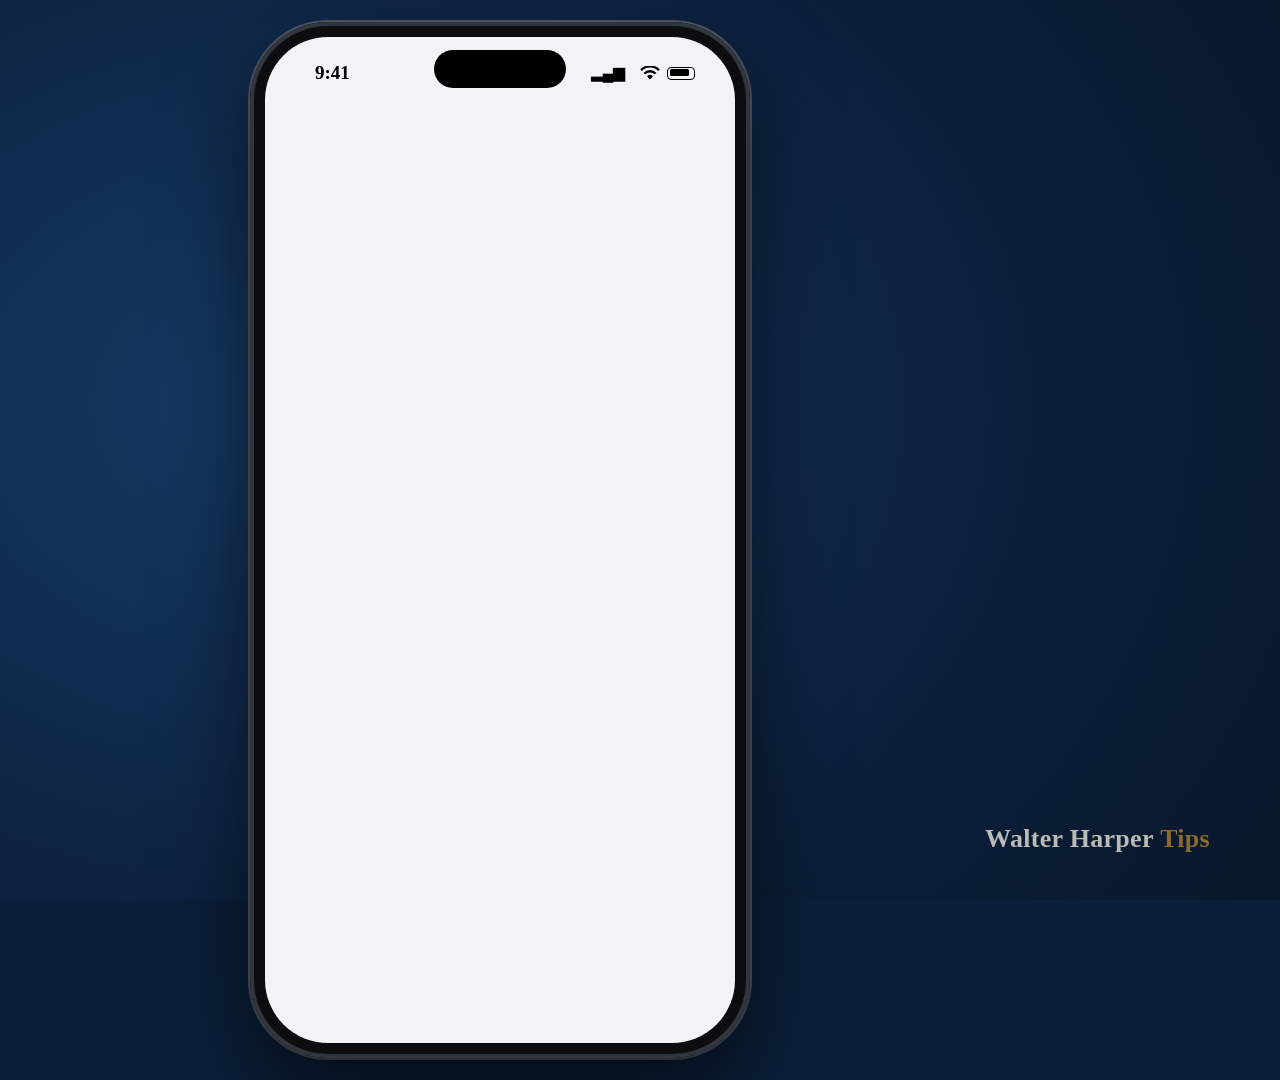
<file: walt/telas/palco.html>
<!doctype html>
<html><head><meta charset="utf-8">
<link rel="stylesheet" href="fontes/fontes.css">
<style>
*{box-sizing:border-box;margin:0;padding:0}
html,body{width:1920px;height:1080px;overflow:hidden;background:#0B1F3A;font-family:Inter,sans-serif;-webkit-font-smoothing:antialiased}
#stage{position:absolute;inset:0;background:radial-gradient(1300px 1000px at 22% 45%,#173a66 0%,#0B1F3A 58%,#071528 100%)}
#brand{position:absolute;right:70px;bottom:46px;color:#F6F0E4;font:600 26px Inter;opacity:.75;letter-spacing:.3px}
#brand b{color:#B8862B;font-weight:700}
/* telefone */
#phone{position:absolute;left:250px;top:22px;width:500px;height:1036px;border-radius:78px;background:#0d0d0f;padding:15px;box-shadow:0 40px 90px rgba(0,0,0,.6),0 0 0 4px #30353f inset,0 0 0 2px #535a66}
#screen{position:relative;width:470px;height:1006px;border-radius:63px;overflow:hidden;background:#F2F2F7}
#island{position:absolute;top:13px;left:50%;transform:translateX(-50%);width:132px;height:38px;border-radius:20px;background:#000;z-index:60}
#status{position:absolute;top:0;left:0;right:0;height:62px;z-index:55;display:flex;justify-content:space-between;align-items:center;padding:10px 40px 0 50px;font:600 19px Inter;color:#000}
#status .r{display:flex;gap:7px;align-items:center;font-size:15px}
.batt{width:28px;height:13px;border:1.6px solid #000;border-radius:4px;position:relative}
.batt:after{content:"";position:absolute;left:1.6px;top:1.6px;width:19px;height:6.5px;background:#000;border-radius:1.5px}
.view{position:absolute;inset:0;background:#F2F2F7;overflow:hidden}
.view:not(.home):before{content:'';position:absolute;left:0;right:0;top:0;height:62px;background:#F2F2F7;z-index:6}
.nav{position:absolute;top:62px;left:0;right:0;height:50px;z-index:5;background:rgba(242,242,247,.96)}
.back{position:absolute;left:10px;top:11px;color:#007AFF;font:400 20px Inter;display:flex;align-items:center;gap:4px;padding:2px 8px 2px 2px;border-radius:10px;white-space:nowrap;max-width:136px;overflow:hidden}
.back span{overflow:hidden;text-overflow:ellipsis}
.back svg{width:14px;height:23px;flex:none}
.navtitle{position:absolute;left:150px;right:150px;top:13px;text-align:center;font:600 19px Inter;color:#000;white-space:nowrap;overflow:hidden;text-overflow:ellipsis}
.content{position:absolute;top:112px;left:0;right:0;padding-bottom:300px}
.grande .content{top:62px}
.big{font:700 38px Inter;color:#000;padding:52px 22px 12px;letter-spacing:.2px}
.search{margin:0 18px 16px;height:42px;border-radius:12px;background:#E3E3E8;color:#8A8A8E;font:400 19px Inter;display:flex;align-items:center;padding-left:12px;gap:8px}
.ghdr{font:400 15px Inter;color:#6D6D72;text-transform:uppercase;padding:6px 38px 8px;letter-spacing:.2px}
.group{margin:0 18px 26px;background:#fff;border-radius:14px;overflow:hidden}
.foot{font:400 15px Inter;color:#6D6D72;margin:-18px 38px 26px;line-height:1.35}
.row{position:relative;display:flex;align-items:center;min-height:54px;padding:0 16px 0 18px;font:400 20px Inter;color:#000}
.row+.row:before{content:"";position:absolute;top:0;right:0;left:64px;border-top:.6px solid #C6C6C8}
.group.noicon .row+.row:before,.group.plain .row+.row:before,.row.semic+.row.semic:before{left:18px}
.ic{width:34px;height:34px;border-radius:8px;margin-right:14px;display:flex;align-items:center;justify-content:center;color:#fff;font:600 18px 'DejaVu Sans',Inter;flex:none}
.lbl{flex:1;padding:13px 0;line-height:1.2}
.lbl small{display:block;font-size:15px;color:#8A8A8E;margin-top:2px}
.val{color:#8A8A8E;margin-right:8px;white-space:nowrap}
.chev{width:10px;height:17px;flex:none}
.tog{width:57px;height:35px;border-radius:18px;background:#E9E9EA;position:relative;flex:none}
.tog i{position:absolute;top:2px;left:2px;width:31px;height:31px;border-radius:50%;background:#fff;box-shadow:0 3px 8px rgba(0,0,0,.15),0 1px 1px rgba(0,0,0,.16)}
.ck{color:#007AFF;font:600 22px Inter;width:22px;text-align:center}
.red{color:#FF3B30}.bluet{color:#007AFF}
.prof{display:flex;align-items:center;padding:12px 18px;gap:16px}
.avatar{width:68px;height:68px;border-radius:50%;background:linear-gradient(#a7b1c2,#7c879b);color:#fff;font:600 28px Inter;display:flex;align-items:center;justify-content:center}
.prof b{font:600 22px Inter;display:block}.prof span{font:400 15px Inter;color:#000}
/* home */
.home{position:absolute;inset:0;background:linear-gradient(160deg,#3a6db0 0%,#6a8fc7 45%,#c9a96e 100%)}
.grid{position:absolute;top:110px;left:30px;right:30px;display:grid;grid-template-columns:repeat(4,1fr);row-gap:30px}
.app{display:flex;flex-direction:column;align-items:center;gap:8px;color:#fff;font:500 14px Inter;text-shadow:0 1px 2px rgba(0,0,0,.35)}
.app .ai{width:78px;height:78px;border-radius:19px;display:flex;align-items:center;justify-content:center;font:600 38px 'DejaVu Sans';color:#fff;box-shadow:0 2px 6px rgba(0,0,0,.2)}
.dock{position:absolute;left:18px;right:18px;bottom:20px;height:112px;border-radius:36px;background:rgba(255,255,255,.3);display:flex;justify-content:space-around;align-items:center}
/* toque e destaque */
#tap{position:absolute;width:70px;height:70px;margin:-35px 0 0 -35px;border-radius:50%;background:rgba(40,40,40,.42);border:4px solid rgba(255,255,255,.95);box-shadow:0 0 0 3px rgba(0,0,0,.25);z-index:70;opacity:0;pointer-events:none}
#hl{position:absolute;z-index:65;border:5px solid #F5B82E;border-radius:16px;box-shadow:0 0 0 6px rgba(245,184,46,.25),0 0 28px rgba(245,184,46,.7);opacity:0;pointer-events:none}
/* painel da direita */
#panel{position:absolute;left:850px;right:90px;top:0;bottom:0;display:flex;flex-direction:column;justify-content:center}
#ptitle{font:900 66px 'Playfair Display',serif;color:#F6F0E4;line-height:1.08;margin-bottom:36px}
#ptitle .num{display:inline-block;background:#B3171E;color:#fff;border-radius:18px;padding:2px 22px 6px;margin-right:18px;font-size:58px}
#ptitle .arrow{color:#B8862B}
#crumb{font:500 34px Inter;color:#c9d3e3;line-height:1.55}
#crumb b{color:#F5B82E;font-weight:700}
#crumb .sep{color:#6f86a8;padding:0 10px}
/* cartões em tela cheia */
.card{position:absolute;inset:0;opacity:0;z-index:100;display:none}
#card-qr{background:#0B1F3A url(qr-card.png) center/cover}
#card-guide{background:radial-gradient(1200px 900px at 30% 50%,#173a66,#0B1F3A 60%,#071528)}
#card-guide img{position:absolute;left:70px;top:150px;width:1000px;border-radius:14px;box-shadow:0 30px 80px rgba(0,0,0,.55)}
#card-guide .txt{position:absolute;left:1130px;right:80px;top:170px;color:#F6F0E4}
#card-guide h2{font:900 72px 'Playfair Display',serif;line-height:1.05;margin-bottom:34px}
#card-guide li{list-style:none;font:500 36px Inter;margin:0 0 20px;padding-left:52px;position:relative}
#card-guide li:before{content:"✓";position:absolute;left:0;color:#F5B82E;font-weight:800}
#card-guide .link{margin-top:40px;font:700 34px Inter;color:#F5B82E}
#card-rule,#card-summary,#card-end{background:radial-gradient(1200px 900px at 50% 40%,#173a66,#0B1F3A 60%,#071528)}
#card-rule .box{position:absolute;left:200px;right:200px;top:210px;background:#F6F0E4;border-radius:28px;padding:70px 90px;box-shadow:0 30px 80px rgba(0,0,0,.5)}
#card-rule h2{font:900 64px 'Playfair Display',serif;color:#B3171E;margin-bottom:30px}
#card-rule p{font:500 46px Inter;color:#0B1F3A;line-height:1.35}
#card-rule p b{color:#B3171E}
#card-summary h2{position:absolute;left:150px;top:70px;font:900 72px 'Playfair Display',serif;color:#F6F0E4}
#card-summary ol{position:absolute;left:150px;right:150px;top:200px;columns:2;column-gap:90px;list-style:none}
#card-summary li{font:600 38px Inter;color:#F6F0E4;background:rgba(255,255,255,.07);border-radius:18px;padding:24px 28px;margin-bottom:26px;break-inside:avoid;opacity:0}
#card-summary li span{display:inline-block;min-width:58px;color:#F5B82E;font-weight:800}
#card-summary li em{font-style:normal;color:#7fe09a}
#card-end img{position:absolute;left:60px;bottom:0;height:780px}
#card-end .txt{position:absolute;left:1120px;right:90px;top:240px;color:#F6F0E4}
#card-end h2{font:900 80px 'Playfair Display',serif;line-height:1.05;margin-bottom:30px}
#card-end p{font:500 38px Inter;line-height:1.4;color:#c9d3e3}
#card-end p b{color:#F5B82E}
</style></head><body>
<div id="stage">
  <div id="phone"><div id="screen">
    <div id="island"></div>
    <div id="status"><span>9:41</span><span class="r">▂▄▆ &nbsp;<svg width="20" height="14" viewBox="0 0 20 14"><path d="M10 13.5l3-3.2a4.3 4.3 0 0 0-6 0zM5.2 8.4a6.8 6.8 0 0 1 9.6 0l1.6-1.7a9.2 9.2 0 0 0-12.8 0zM1.8 5a11.6 11.6 0 0 1 16.4 0L19.8 3.3a14 14 0 0 0-19.6 0z" fill="#000"/></svg><span class="batt"></span></span></div>
    <div id="views"></div>
    <div id="hl"></div><div id="tap"></div>
  </div></div>
  <div id="panel"><div id="ptitle"></div><div id="crumb"></div></div>
  <div id="brand">Walter Harper <b>Tips</b></div>
  <div class="card" id="card-qr"></div>
  <div class="card" id="card-guide"><img src="capa.png"><div class="txt"><h2>The Phone Security Guide</h2><ul>
    <li>A workbook you print at home</li><li>38 pages · 45 methods · big print</li><li>A box to check on every step</li><li>Newer &amp; older iPhones, Samsung, Pixel</li><li>6-step plan against spam calls &amp; texts</li><li>"After Every Update" checklist</li></ul>
    <div class="link">Link in the first comment ↓</div></div></div>
  <div class="card" id="card-rule"><div class="box"><h2>Walt's rule</h2><p>A text asks you to <b>click a link</b> or <b>call a number</b>, and you weren't expecting it?<br><br><b>Don't.</b> Call the company yourself, using the number on your card or your bill.</p></div></div>
  <div class="card" id="card-summary"><h2>What we changed today</h2><ol>
    <li><span>1</span>Analytics — <em>OFF</em></li><li><span>2</span>Significant Locations — <em>OFF + cleared</em></li>
    <li><span>3</span>Personalized Ads — <em>OFF</em></li><li><span>4</span>Tracking — <em>OFF</em></li>
    <li><span>5</span>Unknown Callers — <em>Silenced</em></li><li><span>6</span>Show Previews — <em>When Unlocked</em></li>
    <li><span>7</span>Background Refresh — <em>Wi-Fi</em></li><li><span>★</span>Unknown Texts — <em>Screened</em></li></ol></div>
  <div class="card" id="card-end"><img src="walt-recorte.png"><div class="txt"><h2>Your phone is safer now.</h2><p>Everything I teach is in <b>The Phone Security Guide</b>, a workbook you print at home.<br><br>Link in the first comment.<br>See you in the next one. — Walt</p></div></div>
</div>
<script src="telas.js"></script>
<script>
const CHEV = '<svg class="chev" viewBox="0 0 10 17"><path d="M1.5 1.5l7 7-7 7" stroke="#C4C4C7" stroke-width="2.4" fill="none" stroke-linecap="round" stroke-linejoin="round"/></svg>';
const BACK = '<svg viewBox="0 0 14 23"><path d="M12 2L2.5 11.5 12 21" stroke="#007AFF" stroke-width="3" fill="none" stroke-linecap="round" stroke-linejoin="round"/></svg>';
const $ = s => document.querySelector(s);
const views = $('#views');
let pilha = [];          // [{id, el}]
let tweens = [], eventos = [], sujo = true;
const ease = p => p < .5 ? 4*p*p*p : 1 - Math.pow(-2*p + 2, 3)/2;
function tween(t0, dur, fn){ tweens.push({t0, dur, fn}); }
function em(t, fn){ eventos.push({t, fn}); eventos.sort((a,b)=>a.t-b.t); }

function montarTela(id){
  const T = TELAS[id], v = document.createElement('div');
  v.className = 'view' + (T.grande ? ' grande' : ''); v.dataset.id = id;
  let h = '';
  if(!T.grande) h += `<div class="nav"><div class="back">${BACK}<span>${T.voltar||'Back'}</span></div><div class="navtitle">${T.titulo}</div></div>`;
  else h += `<div class="nav" style="background:transparent"><div class="navtitle" style="opacity:0">${T.titulo}</div></div>`;
  h += '<div class="content">';
  if(T.grande) h += `<div class="big">${T.titulo}</div>`;
  if(T.busca) h += `<div class="search">⌕ Search</div>`;
  if(T.perfil) h += `<div class="group"><div class="prof"><div class="avatar">W</div><div><b>Walt</b><span>Apple Account, iCloud, and more</span></div><div style="flex:1"></div>${CHEV}</div></div>`;
  for(const g of T.grupos){
    if(g.h) h += `<div class="ghdr">${g.h}</div>`;
    h += `<div class="group ${g.cls||''} ${g.cls2||''}">`;
    for(const r of g.rows){
      let dir = '';
      if(r.tog !== undefined) dir = `<div class="tog" data-on="${r.tog?1:0}" style="background:${r.tog?'#34C759':'#E9E9EA'}"><i style="left:${r.tog?24:2}px"></i></div>`;
      else if(r.chk !== undefined) dir = `<span class="ck" style="opacity:${r.chk?1:0}">✓</span>`;
      else if(!r.red && !r.blue) dir = (r.v!==undefined?`<span class="val">${r.v}</span>`:'') + CHEV;
      const ic = r.ic ? `<div class="ic" style="background:${r.ic[0]}">${r.ic[1]}</div>` : '';
      const cls = r.red ? 'red' : (r.blue ? 'bluet' : '');
      h += `<div class="row ${r.ic?'':'semic'}" data-l="${r.l.replace(/"/g,'&quot;')}" data-to="${r.to||''}">${ic}<div class="lbl ${cls}">${r.l}${r.sub?`<small>${r.sub}</small>`:''}</div>${dir}</div>`;
    }
    h += '</div>';
    if(g.f) h += `<div class="foot">${g.f}</div>`;
  }
  h += '</div>';
  v.innerHTML = h; v._scroll = 0;
  return v;
}
function montarHome(){
  const v = document.createElement('div'); v.className = 'view home'; v.dataset.id = 'home';
  let h = '<div class="grid">';
  for(const [n,c,g] of HOME_APPS) h += `<div class="app" data-l="${n}" data-to="${n=='Settings'?'settings':''}"><div class="ai" style="background:${c};color:${c=='#fff'?'#FF3B30':'#fff'}">${g}</div>${n}</div>`;
  h += '</div><div class="dock">';
  for(const [n,c,g] of [['Phone','#34C759','✆'],['Safari','#007AFF','◎'],['Messages','#34C759','✉'],['Music','#FF2D55','♪']]) h += `<div class="app"><div class="ai" style="background:${c}">${g}</div></div>`;
  v.innerHTML = h + '</div>'; v._scroll = 0; return v;
}
const atual = () => pilha[pilha.length-1];
function setScroll(v, y){ v._scroll = y; const c = v.querySelector('.content'); if(c) c.style.transform = `translateY(${-y}px)`;
  if(v.classList.contains('grande')){ const nt = v.querySelector('.navtitle'), nv = v.querySelector('.nav'); nt.style.opacity = y > 60 ? 1 : 0; nv.style.background = y > 30 ? 'rgba(242,242,247,.97)' : 'transparent'; } }
function linha(v, l){
  const rows = [...v.querySelectorAll('[data-l]')];
  return rows.find(r => r.dataset.l === l) || rows.find(r => r.dataset.l.startsWith(l)) || rows.find(r => r.dataset.l.toLowerCase().includes(l.toLowerCase()));
}
function linhaPara(v, alvo){ return [...v.querySelectorAll('[data-to]')].find(r => r.dataset.to === alvo); }
// posição de um elemento relativa à tela (#screen), já com a rolagem aplicada
function rect(el){ const s = $('#screen').getBoundingClientRect(), r = el.getBoundingClientRect(); return {x:r.left-s.left, y:r.top-s.top, w:r.width, h:r.height}; }
function crumb(){
  const ids = pilha.map(p => p.id).filter(i => i !== 'home');
  const nomes = ids.map(i => TELAS[i].titulo);
  $('#crumb').innerHTML = nomes.length ? nomes.map((n,i) => i==nomes.length-1 ? `<b>${n}</b>` : n).join('<span class="sep">›</span>') : '<b>Home Screen</b>';
}
// ---------- ações (cada uma agenda tweens a partir de t) ----------
function rolarAte(t, el, dur=0.7){
  const v = atual().el, r = rect(el), alvoY = 330;
  const y0 = v._scroll; let y1 = Math.max(0, y0 + (r.y - alvoY));
  const c = v.querySelector('.content'); if(!c) return 0; const maxY = Math.max(0, c.scrollHeight - 300 - (1006 - 112));
  y1 = Math.min(y1, Math.max(maxY, 0));
  if(Math.abs(y1 - y0) < 30 && r.y > 120 && r.y < 900) return 0;
  tween(t, dur, p => setScroll(v, y0 + (y1-y0)*ease(p)));
  return dur + 0.15;
}
function toque(t, el){
  em(t, () => { const r = rect(el); const tp = $('#tap'); tp.style.left = (r.x + Math.min(r.w*0.42, 200)) + 'px'; tp.style.top = (r.y + r.h/2) + 'px';
    el.style.background = el.classList.contains('row') ? '#D1D1D6' : ''; });
  tween(t, 0.55, p => { const tp = $('#tap'); tp.style.opacity = p < .25 ? p/.25 : 1 - (p-.25)/.75; tp.style.transform = `scale(${1.25 - .35*Math.min(p/.3,1)})`; });
  em(t + 0.45, () => { el.style.background = ''; });
}
function tirarDestaque(t){ em(t, () => { $('#hl').style.opacity = 0; }); }
function destacar(t, el){
  em(t, () => { const r = rect(el), hl = $('#hl'); hl.style.left = (r.x-4)+'px'; hl.style.top = (r.y-4)+'px'; hl.style.width = (r.w+8)+'px'; hl.style.height = (r.h+8)+'px'; });
  tween(t, 0.4, p => { $('#hl').style.opacity = p; });
}
function empurrar(t, id){
  let nova;
  em(t, () => { nova = id === 'home' ? montarHome() : montarTela(id); nova.style.transform = 'translateX(100%)'; views.appendChild(nova);
    const ant = atual(); pilha.push({id, el: nova, ant}); crumb(); });
  tween(t, 0.45, p => { const e = ease(p), top = atual(); top.el.style.transform = `translateX(${(1-e)*100}%)`;
    if(top.ant) top.ant.el.style.transform = `translateX(${-30*e}%)`; });
  em(t + 0.46, () => { const top = atual(); if(top.ant) top.ant.el.style.visibility = 'hidden'; });
}
function voltar(t, n=1){
  // n telas para trás numa só animação
  let sai, entra;
  em(t, () => { sai = pilha[pilha.length-1]; const alvo = pilha[pilha.length-1-n]; entra = alvo;
    entra.el.style.visibility = 'visible'; for(let i=0;i<n;i++) { const p = pilha.pop(); if(p !== sai) p.el.remove(); } crumb(); });
  tween(t, 0.45, p => { const e = ease(p); sai.el.style.transform = `translateX(${e*100}%)`; entra.el.style.transform = `translateX(${-30*(1-e)}%)`; });
  em(t + 0.46, () => sai.el.remove());
}
function irPara(t, alvo){
  // a partir da tela atual, rola até a linha que leva a 'alvo', toca e abre
  const v = atual().el; const el = linhaPara(v, alvo) || linha(v, alvo);
  let d = 0; if(el){ d = rolarAte(t, el); toque(t + d, el); }
  empurrar(t + d + 0.35, alvo); return d + 0.8;
}
function trocarToggle(t, el, on){
  const tg = el.querySelector('.tog'); toque(t, tg || el);
  tween(t + 0.15, 0.3, p => { const e = ease(p), a = on ? e : 1 - e; const k = tg.querySelector('i'); k.style.left = (2 + 22*a) + 'px';
    tg.style.background = a > .5 ? '#34C759' : '#E9E9EA'; });
}
function marcar(t, el){
  toque(t, el);
  em(t + 0.2, () => { el.parentElement.querySelectorAll('.ck').forEach(c => c.style.opacity = 0); el.querySelector('.ck').style.opacity = 1; });
}
function painel(t, txt){
  let html = txt.replace(/^(#\d+|Bonus)\s+/, (m, n) => `<span class="num">${n === 'Bonus' ? '★' : n}</span>`).replace(/→/g, '<span class="arrow">→</span>');
  tween(t, 0.5, p => { const el = $('#ptitle'); if(p < .5) el.style.opacity = 1 - p*2; else { if(el._h !== html){ el.innerHTML = html; el._h = html; } el.style.opacity = (p-.5)*2; } });
}
let cardAtual = null;
function mostrarCartao(t, nome){
  em(t, () => { const c = $('#card-' + nome); c.style.display = 'block'; c.style.zIndex = 101; if(cardAtual && cardAtual !== c) cardAtual.style.zIndex = 100; });
  const ant = () => cardAtual;
  tween(t, 0.5, p => { $('#card-' + nome).style.opacity = p; });
  em(t + 0.51, () => { if(cardAtual && cardAtual !== $('#card-' + nome)) { cardAtual.style.display = 'none'; cardAtual.style.opacity = 0; } cardAtual = $('#card-' + nome); });
}
function esconderCartao(t){
  em(t, () => {}); // marca sujo
  let c;
  tween(t, 0.45, p => { c = c || cardAtual; if(c) c.style.opacity = 1 - p; });
  em(t + 0.46, () => { if(cardAtual){ cardAtual.style.display = 'none'; cardAtual = null; } });
}
function revelar(t, n){
  const lis = [...document.querySelectorAll('#card-summary li')];
  for(let i = 0; i < lis.length; i++) if(i < n && !lis[i]._agendado){ lis[i]._agendado = 1; const d = (i % 2) * 0.35;
    tween(t + d, 0.45, p => { lis[i].style.opacity = p; lis[i].style.transform = `translateY(${(1-p)*20}px)`; }); }
}
// ---------- linha do tempo ----------
// acoes: [{t, a: 'go settings' | 'back' | 'back3' | 'root' | 'home' | 'hl X' | 'off X' | 'on X' | 'check X' | 'tap X' | 'scroll X' | 'card N' | 'reveal N' | 'phone', p: painel}]
function agendar(lista){
  // As ações dependem do layout no momento: cada uma é resolvida quando chega a sua hora.
  for(const it of lista) eventos.push({t: it.t, fn: () => executar(it), resolver: true});
  eventos.sort((a,b) => a.t - b.t);
}
function executar(it){
  const t = it.t, a = it.a || '';
  if(it.p) painel(t, it.p);
  if(!a) return;
  const [cmd, ...resto] = a.split(' '); const arg = resto.join(' ');
  if(cmd !== 'card' && cmd !== 'reveal' && cardAtual) esconderCartao(t);
  if(cmd !== 'card' && cmd !== 'reveal') tirarDestaque(t);
  const v = atual() && atual().el;
  switch(cmd){
    case 'home': { if(atual() && atual().id === 'home') break; em(t, () => { views.innerHTML = ''; pilha = []; }); empurrar(t, 'home'); break; }
    case 'go': irPara(t + 0.05, arg); break;
    case 'back': { const el = v.querySelector('.back'); toque(t, el); voltar(t + 0.3, 1); break; }
    case 'back3': { const el = v.querySelector('.back'); toque(t, el); voltar(t + 0.3, 3); break; }
    case 'root': { const i = pilha.findIndex(p => p.id === 'settings'); const n = pilha.length - 1 - i;
      if(n > 0){ const el = v.querySelector('.back'); toque(t, el); voltar(t + 0.3, n); }
      em(t + 0.8, () => { const s = atual().el; if(s._scroll > 0){ const y0 = s._scroll; tween(t + 0.8, 0.6, p => setScroll(s, y0*(1-ease(p)))); } }); break; }
    case 'hl': { if(arg === 'back') destacar(t + 0.1, v.querySelector('.back')); else { const el = linha(v, arg); const d = rolarAte(t, el); destacar(t + d, el); } break; }
    case 'scroll': { const el = linha(v, arg); rolarAte(t, el, 1.0); break; }
    case 'off': case 'on': { const el = linha(v, arg); const d = rolarAte(t, el); trocarToggle(t + d, el, cmd === 'on'); break; }
    case 'check': { const el = linha(v, arg); marcar(t, el); break; }
    case 'tap': { const el = linha(v, arg); toque(t, el);
      if(arg.startsWith('Clear')) { const g = v.querySelector('.records'); const hd = g.previousElementSibling;
        tween(t + 0.5, 0.5, p => { g.style.opacity = 1 - p; if(hd) hd.style.opacity = 1 - p; }); } break; }
    case 'card': mostrarCartao(t, arg); if(arg === 'summary') revelar(t + 0.6, 2); break;
    case 'reveal': revelar(t, +arg); break;
  }
}
let ultimo = -1;
window.render = function(t){
  let mudou = false;
  // eventos podem agendar novos eventos/tweens: repete até esgotar os vencidos
  for(let guarda = 0; guarda < 50; guarda++){
    const vencidos = eventos.filter(e => e.t <= t + 1e-6); if(!vencidos.length) break;
    eventos = eventos.filter(e => e.t > t + 1e-6);
    for(const e of vencidos) e.fn(); mudou = true;
  }
  const vivos = [];
  for(const tw of tweens){
    if(t < tw.t0) { vivos.push(tw); continue; }
    const p = Math.min(1, (t - tw.t0)/tw.dur); tw.fn(p); mudou = true;
    if(p < 1) vivos.push(tw);
  }
  tweens = vivos; ultimo = t;
  return mudou;
};
window.iniciar = function(lista){ agendar(lista); };
// estado inicial: tela inicial
empurrar(0, 'home');
</script></body></html>
</file>
<file: walt/telas/fontes/fontes.css>
@font-face {
  font-family: 'Playfair Display';
  font-style: normal;
  font-weight: 700;
  font-display: block;
  src: url(playfair-700.woff2) format('woff2');
  unicode-range: U+0000-00FF, U+0131, U+0152-0153, U+02BB-02BC, U+02C6, U+02DA, U+02DC, U+0304, U+0308, U+0329, U+2000-206F, U+20AC, U+2122, U+2191, U+2193, U+2212, U+2215, U+FEFF, U+FFFD;
}
@font-face {
  font-family: 'Playfair Display';
  font-style: normal;
  font-weight: 900;
  font-display: block;
  src: url(playfair-900.woff2) format('woff2');
  unicode-range: U+0000-00FF, U+0131, U+0152-0153, U+02BB-02BC, U+02C6, U+02DA, U+02DC, U+0304, U+0308, U+0329, U+2000-206F, U+20AC, U+2122, U+2191, U+2193, U+2212, U+2215, U+FEFF, U+FFFD;
}
</file>
